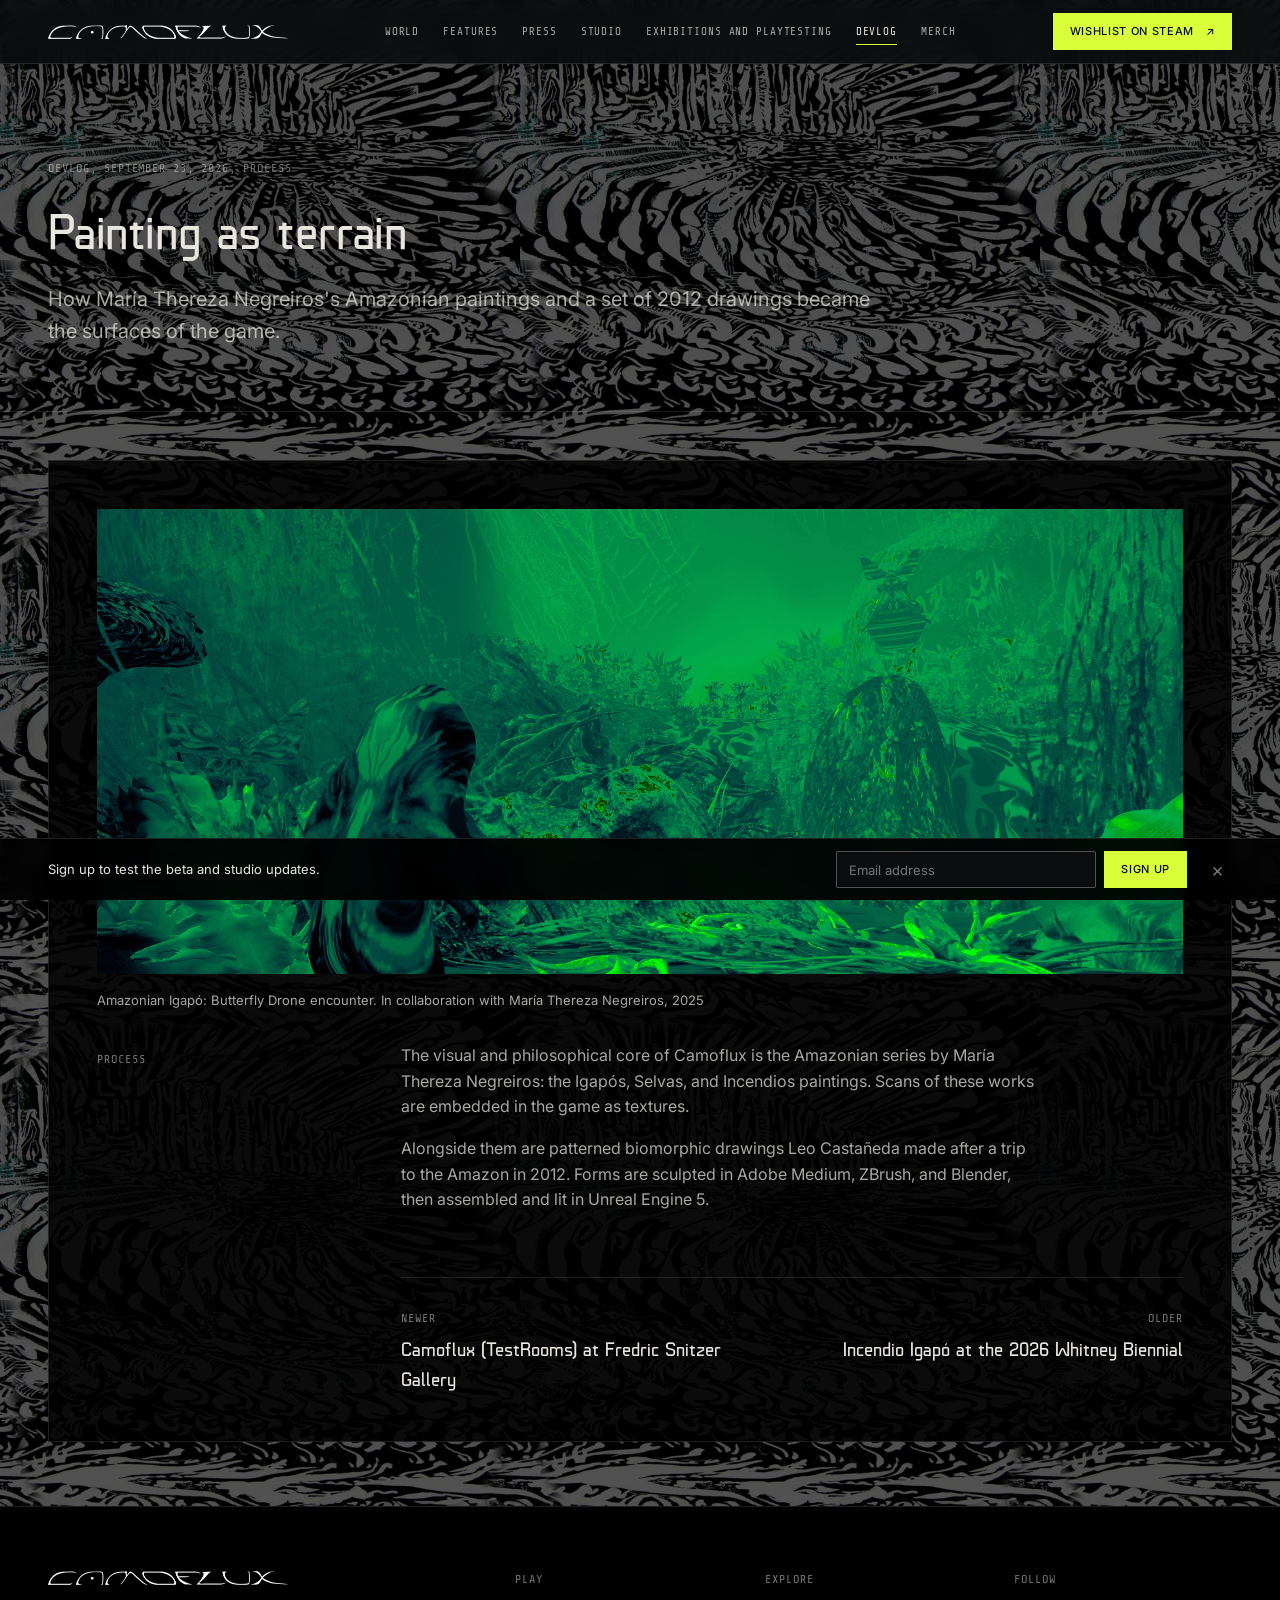
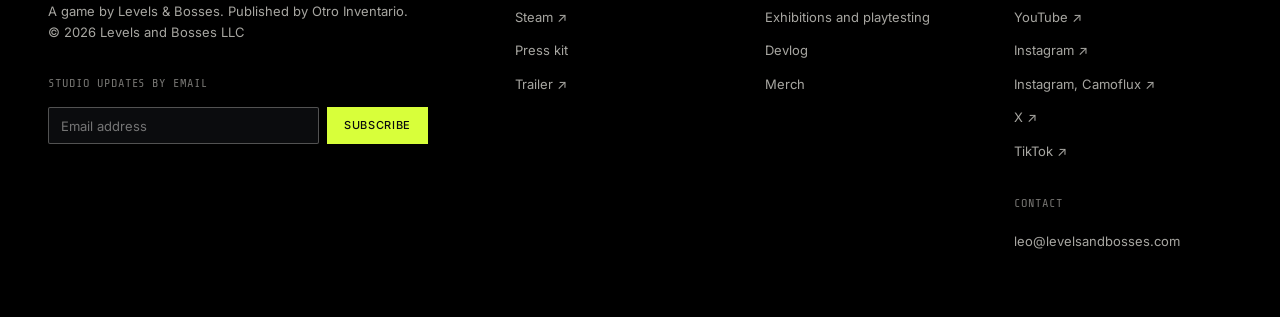
<file: devlog-painting-as-terrain.html>
<!DOCTYPE html>
<html lang="en">
<head>
<meta charset="UTF-8">
<meta name="viewport" content="width=device-width, initial-scale=1">
<title>Painting as terrain, Devlog</title>
<meta name="description" content="How María Thereza Negreiros&#x27;s Amazonian paintings and a set of 2012 drawings became the surfaces of the game.">
<meta name="theme-color" content="#000000">
<link rel="icon" type="image/png" sizes="32x32" href="images/favicon-32.png">
<link rel="icon" type="image/png" sizes="16x16" href="images/favicon-16.png">
<link rel="apple-touch-icon" sizes="180x180" href="images/favicon-180.png">
<meta property="og:type" content="website">
<meta property="og:title" content="Painting as terrain, Devlog">
<meta property="og:description" content="How María Thereza Negreiros&#x27;s Amazonian paintings and a set of 2012 drawings became the surfaces of the game.">
<meta property="og:image" content="https://www.camoflux.com/images/og.jpg">
<meta name="twitter:card" content="summary_large_image">

<link rel="preconnect" href="https://fonts.googleapis.com">
<link rel="preconnect" href="https://fonts.gstatic.com" crossorigin>
<link href="https://fonts.googleapis.com/css2?family=Inter:ital,wght@0,400;0,500;1,400&family=Share+Tech+Mono&display=swap" rel="stylesheet">

<link rel="stylesheet" href="assets/site.css">
</head>
<body>
<a class="skip" href="#main">Skip to content</a>
<header class="site-header" data-open="false">
  <div class="brand">
    <a href="index.html"><img src="images/logo-header.png" alt="Camoflux, home" width="240" height="14"></a>
  </div>
  <nav class="nav" aria-label="Main"><a href="index.html#world">World</a><a href="index.html#features">Features</a><a href="index.html#press">Press</a><a href="studio.html">Studio</a><a href="exhibitions.html">Exhibitions and playtesting</a><a href="devlog.html" aria-current="page">Devlog</a><a href="merch.html">Merch</a><a href="https://store.steampowered.com/app/897980/Camoflux_Levels__Bosses/" class="btn btn--primary btn--sm" target="_blank" rel="noopener">Wishlist on Steam <span class="ext" aria-hidden="true">↗</span><span class="sr-only"> (opens in a new tab)</span></a></nav>
  <div class="header-cta"><a href="https://store.steampowered.com/app/897980/Camoflux_Levels__Bosses/" class="btn btn--primary btn--sm" target="_blank" rel="noopener">Wishlist on Steam <span class="ext" aria-hidden="true">↗</span><span class="sr-only"> (opens in a new tab)</span></a></div>
  <button class="menu-toggle" aria-expanded="false" aria-label="Open menu"><svg viewBox="0 0 24 24" aria-hidden="true"><path d="M3 7h18M3 12h18M3 17h18" stroke="currentColor" stroke-width="1.5"/></svg></button>
</header>
<main id="main">
<section class="page-head"><div class="wrap"><p class="t-meta"><a href="devlog.html">Devlog</a>, <time datetime="2026-09-23">September 23, 2026</time>, Process</p><h1 class="t-h1">Painting as terrain</h1><p class="t-lead">How María Thereza Negreiros&#x27;s Amazonian paintings and a set of 2012 drawings became the surfaces of the game.</p></div></section><section class="section"><div class="wrap"><div class="panel"><div class="stack-lg"><figure class="stack"><div class="media ar-21x9" data-src="images/igapo-butterfly-drone.jpg" data-full="images/igapo-butterfly-drone.jpg" data-caption="Amazonian Igapó: Butterfly Drone encounter. In collaboration with María Thereza Negreiros, 2025"><div class="media__img" role="img" aria-label="A green flooded forest where a striped butterfly drone hovers above a mossy stone."></div><div class="media__status"><span class="t-meta">Image unavailable</span></div><noscript><img src="images/igapo-butterfly-drone.jpg" alt="A green flooded forest where a striped butterfly drone hovers above a mossy stone."></noscript></div><figcaption class="t-small">Amazonian Igapó: Butterfly Drone encounter. In collaboration with María Thereza Negreiros, 2025</figcaption></figure><div class="split"><p class="t-meta">Process</p><div><div class="prose"><p>The visual and philosophical core of Camoflux is the Amazonian series by María Thereza Negreiros: the Igapós, Selvas, and Incendios paintings. Scans of these works are embedded in the game as textures.</p><p>Alongside them are patterned biomorphic drawings Leo Castañeda made after a trip to the Amazon in 2012. Forms are sculpted in Adobe Medium, ZBrush, and Blender, then assembled and lit in Unreal Engine 5.</p></div><nav class="post-nav" aria-label="More posts"><a href="devlog-testrooms-snitzer.html"><span class="t-meta">Newer</span><span class="t-h3">Camoflux (TestRooms) at Fredric Snitzer Gallery</span></a><a href="devlog-whitney-biennial-2026.html"><span class="t-meta">Older</span><span class="t-h3">Incendio Igapó at the 2026 Whitney Biennial</span></a></nav></div></div></div></div></div></section>
</main>
<footer class="site-footer"><div class="wrap cols">
  <div>
    <img src="images/logo-header.png" alt="Camoflux" width="240" height="14">
    <p class="t-small">A game by Levels &amp; Bosses. Published by Otro Inventario.</p>
    <p class="t-small">© 2026 Levels and Bosses LLC</p>
    <div class="footer-signup">
    <p class="t-meta">Studio updates by email</p>
    <form class="newsletter newsletter--sm" action="https://levelsandbosses.us14.list-manage.com/subscribe/post?u=f9429a4b084d0b1f6683d0556&amp;id=0af6ba98d5&amp;f_id=00bcbee5f0" method="post" target="_blank" novalidate data-mailchimp>
      <label class="sr-only" for="mce-EMAIL-footer">Email address</label>
      <input id="mce-EMAIL-footer" type="email" name="EMAIL" required placeholder="Email address" autocomplete="email">
      <input type="hidden" name="tags" value="40243690">
      <div class="sr-only" aria-hidden="true"><input type="text" name="b_f9429a4b084d0b1f6683d0556_0af6ba98d5" tabindex="-1" value=""></div>
      <button class="btn btn--primary btn--sm" type="submit">Subscribe</button>
    </form>
    <p class="form-msg t-small" role="status" aria-live="polite"></p>
  </div>
  </div>
  <div><p class="t-meta">Play</p><ul>
    <li><a href="https://store.steampowered.com/app/897980/Camoflux_Levels__Bosses/" target="_blank" rel="noopener">Steam <span class="ext" aria-hidden="true">↗</span><span class="sr-only"> (opens in a new tab)</span></a></li>
    <li><a href="presskit.html">Press kit</a></li>
    <li><a href="https://www.youtube.com/watch?v=uhkBJS_n7Qc" target="_blank" rel="noopener">Trailer <span class="ext" aria-hidden="true">↗</span><span class="sr-only"> (opens in a new tab)</span></a></li>
  </ul></div>
  <div><p class="t-meta">Explore</p><ul>
    <li><a href="exhibitions.html">Exhibitions and playtesting</a></li>
    <li><a href="devlog.html">Devlog</a></li>
    <li><a href="merch.html">Merch</a></li>
  </ul></div>
  <div><p class="t-meta">Follow</p><ul><li><a href="https://www.youtube.com/@levelsandbosses" target="_blank" rel="noopener">YouTube <span class="ext" aria-hidden="true">↗</span><span class="sr-only"> (opens in a new tab)</span></a></li><li><a href="https://www.instagram.com/levelsandbosses/" target="_blank" rel="noopener">Instagram <span class="ext" aria-hidden="true">↗</span><span class="sr-only"> (opens in a new tab)</span></a></li><li><a href="https://www.instagram.com/camo.flux/" target="_blank" rel="noopener">Instagram, Camoflux <span class="ext" aria-hidden="true">↗</span><span class="sr-only"> (opens in a new tab)</span></a></li><li><a href="https://x.com/LevelsandBosses" target="_blank" rel="noopener">X <span class="ext" aria-hidden="true">↗</span><span class="sr-only"> (opens in a new tab)</span></a></li><li><a href="https://www.tiktok.com/@levelsandbosses" target="_blank" rel="noopener">TikTok <span class="ext" aria-hidden="true">↗</span><span class="sr-only"> (opens in a new tab)</span></a></li></ul>
    <p class="t-meta">Contact</p><ul><li><a href="mailto:leo@levelsandbosses.com">leo@levelsandbosses.com</a></li></ul></div>
</div></footer>
<aside class="signup-bar" id="signup-bar" aria-label="Sign up">
  <div class="signup-bar__inner">
    <p class="signup-bar__text">Sign up to test the beta and studio updates.</p>
    <form class="newsletter newsletter--bar" action="https://levelsandbosses.us14.list-manage.com/subscribe/post?u=f9429a4b084d0b1f6683d0556&amp;id=0af6ba98d5&amp;f_id=00bcbee5f0" method="post" target="_blank" novalidate data-mailchimp>
      <label class="sr-only" for="mce-EMAIL-bar">Email address</label>
      <input id="mce-EMAIL-bar" type="email" name="EMAIL" required placeholder="Email address" autocomplete="email">
      <input type="hidden" name="tags" value="40243690">
      <div class="sr-only" aria-hidden="true"><input type="text" name="b_f9429a4b084d0b1f6683d0556_0af6ba98d5" tabindex="-1" value=""></div>
      <button class="btn btn--primary btn--sm" type="submit">Sign up</button>
    </form>
    <p class="form-msg t-small" role="status" aria-live="polite"></p>
    <button class="signup-bar__close" type="button" aria-label="Close sign-up bar">×</button>
  </div>
</aside>
<div class="shotbox" id="lightbox" data-open="false" role="dialog" aria-modal="true" aria-label="Image">
  <div class="shotbox__frame"><button class="shotbox__close btn btn--ghost btn--sm">Close</button><div class="shotbox__stage"></div><p class="shotbox__cap t-meta"></p></div>
</div>

<script src="assets/site.js" defer></script>

</body>
</html>
</file>
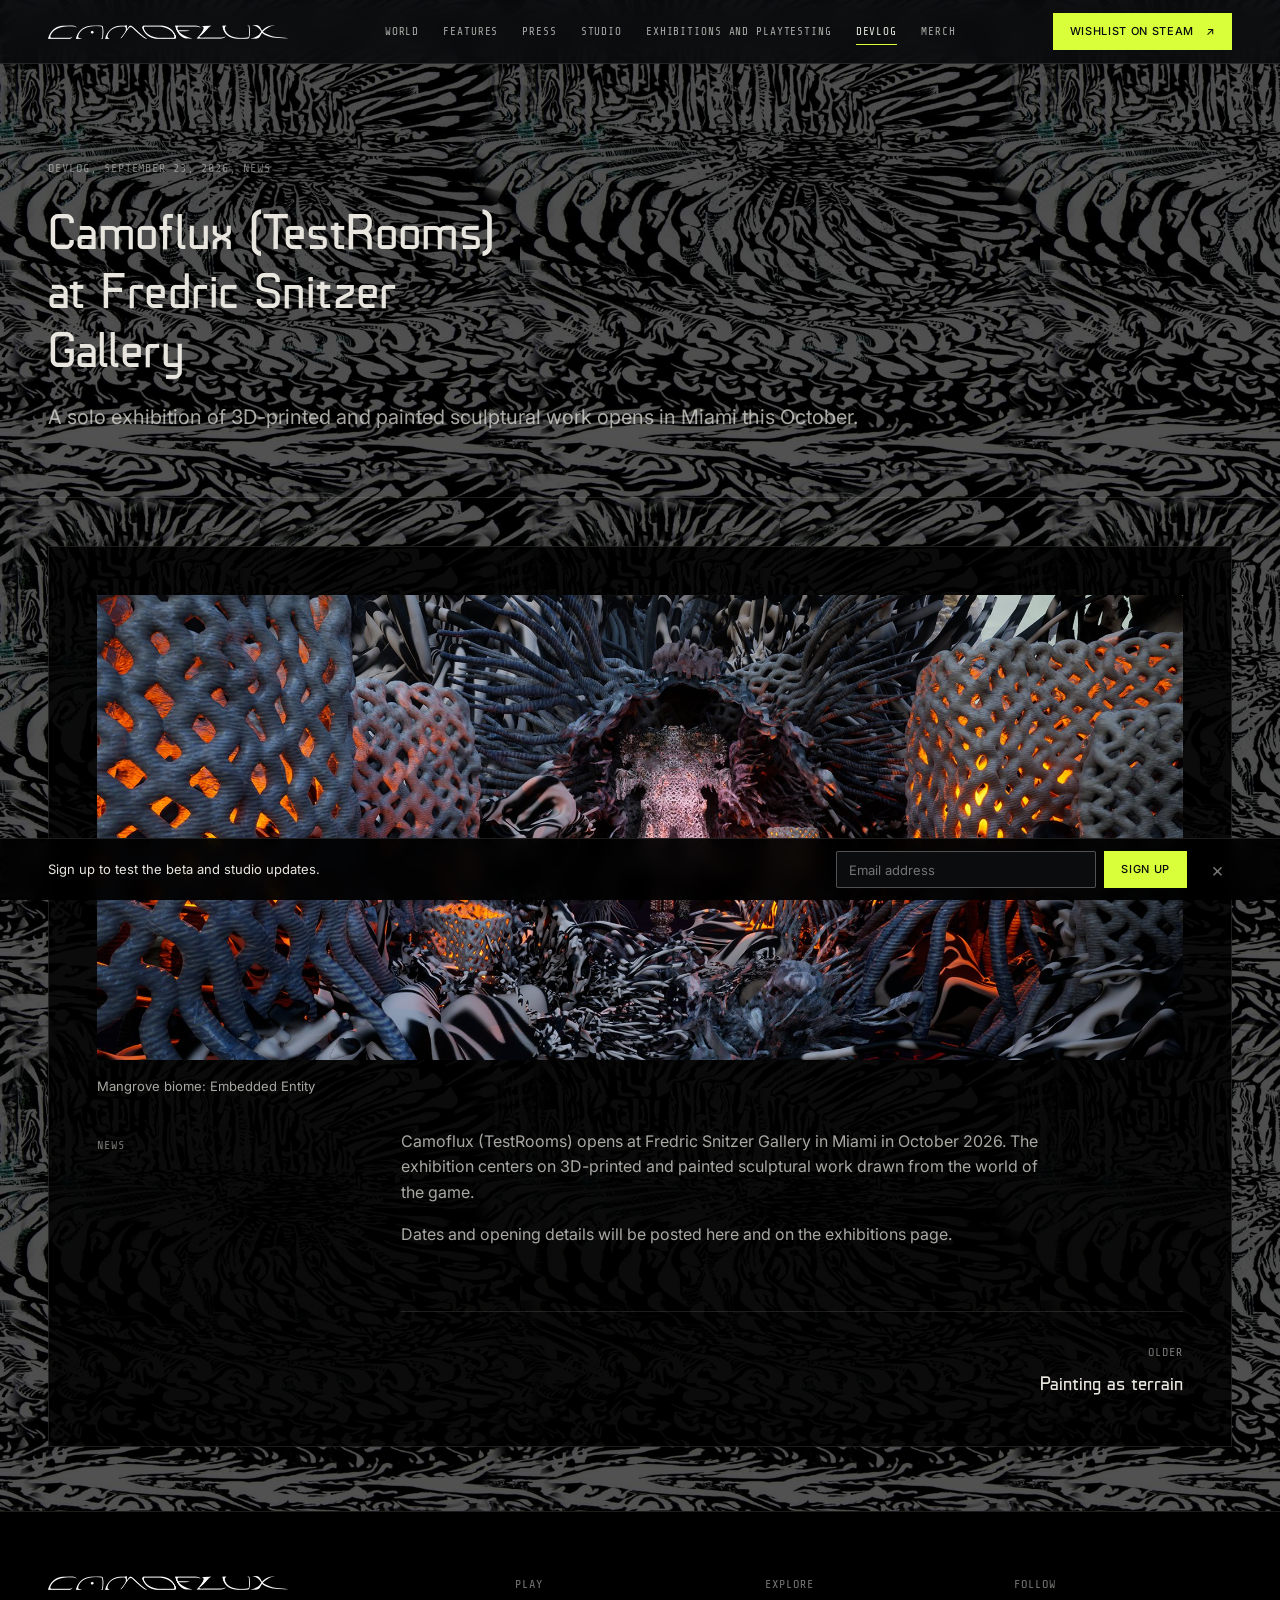
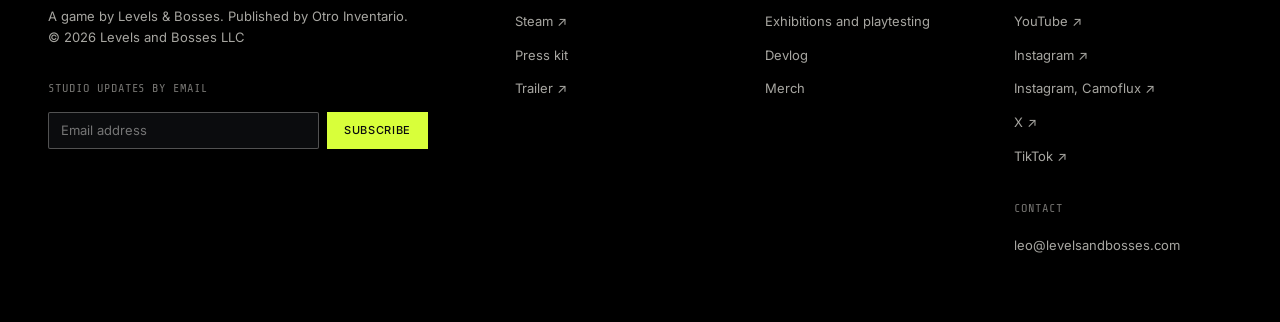
<file: devlog-testrooms-snitzer.html>
<!DOCTYPE html>
<html lang="en">
<head>
<meta charset="UTF-8">
<meta name="viewport" content="width=device-width, initial-scale=1">
<title>Camoflux (TestRooms) at Fredric Snitzer Gallery, Devlog</title>
<meta name="description" content="A solo exhibition of 3D-printed and painted sculptural work opens in Miami this October.">
<meta name="theme-color" content="#000000">
<link rel="icon" type="image/png" sizes="32x32" href="images/favicon-32.png">
<link rel="icon" type="image/png" sizes="16x16" href="images/favicon-16.png">
<link rel="apple-touch-icon" sizes="180x180" href="images/favicon-180.png">
<meta property="og:type" content="website">
<meta property="og:title" content="Camoflux (TestRooms) at Fredric Snitzer Gallery, Devlog">
<meta property="og:description" content="A solo exhibition of 3D-printed and painted sculptural work opens in Miami this October.">
<meta property="og:image" content="https://www.camoflux.com/images/og.jpg">
<meta name="twitter:card" content="summary_large_image">

<link rel="preconnect" href="https://fonts.googleapis.com">
<link rel="preconnect" href="https://fonts.gstatic.com" crossorigin>
<link href="https://fonts.googleapis.com/css2?family=Inter:ital,wght@0,400;0,500;1,400&family=Share+Tech+Mono&display=swap" rel="stylesheet">

<link rel="stylesheet" href="assets/site.css">
</head>
<body>
<a class="skip" href="#main">Skip to content</a>
<header class="site-header" data-open="false">
  <div class="brand">
    <a href="index.html"><img src="images/logo-header.png" alt="Camoflux, home" width="240" height="14"></a>
  </div>
  <nav class="nav" aria-label="Main"><a href="index.html#world">World</a><a href="index.html#features">Features</a><a href="index.html#press">Press</a><a href="studio.html">Studio</a><a href="exhibitions.html">Exhibitions and playtesting</a><a href="devlog.html" aria-current="page">Devlog</a><a href="merch.html">Merch</a><a href="https://store.steampowered.com/app/897980/Camoflux_Levels__Bosses/" class="btn btn--primary btn--sm" target="_blank" rel="noopener">Wishlist on Steam <span class="ext" aria-hidden="true">↗</span><span class="sr-only"> (opens in a new tab)</span></a></nav>
  <div class="header-cta"><a href="https://store.steampowered.com/app/897980/Camoflux_Levels__Bosses/" class="btn btn--primary btn--sm" target="_blank" rel="noopener">Wishlist on Steam <span class="ext" aria-hidden="true">↗</span><span class="sr-only"> (opens in a new tab)</span></a></div>
  <button class="menu-toggle" aria-expanded="false" aria-label="Open menu"><svg viewBox="0 0 24 24" aria-hidden="true"><path d="M3 7h18M3 12h18M3 17h18" stroke="currentColor" stroke-width="1.5"/></svg></button>
</header>
<main id="main">
<section class="page-head"><div class="wrap"><p class="t-meta"><a href="devlog.html">Devlog</a>, <time datetime="2026-09-23">September 23, 2026</time>, News</p><h1 class="t-h1">Camoflux (TestRooms) at Fredric Snitzer Gallery</h1><p class="t-lead">A solo exhibition of 3D-printed and painted sculptural work opens in Miami this October.</p></div></section><section class="section"><div class="wrap"><div class="panel"><div class="stack-lg"><figure class="stack"><div class="media ar-21x9" data-src="images/mangrove-entity.jpg" data-full="images/mangrove-entity.jpg" data-caption="Mangrove biome: Embedded Entity"><div class="media__img" role="img" aria-label="A pale lattice figure sits in an alcove of striped roots, framed by lattice lanterns glowing orange."></div><div class="media__status"><span class="t-meta">Image unavailable</span></div><noscript><img src="images/mangrove-entity.jpg" alt="A pale lattice figure sits in an alcove of striped roots, framed by lattice lanterns glowing orange."></noscript></div><figcaption class="t-small">Mangrove biome: Embedded Entity</figcaption></figure><div class="split"><p class="t-meta">News</p><div><div class="prose"><p>Camoflux (TestRooms) opens at Fredric Snitzer Gallery in Miami in October 2026. The exhibition centers on 3D-printed and painted sculptural work drawn from the world of the game.</p><p>Dates and opening details will be posted here and on the exhibitions page.</p></div><nav class="post-nav" aria-label="More posts"><span></span><a href="devlog-painting-as-terrain.html"><span class="t-meta">Older</span><span class="t-h3">Painting as terrain</span></a></nav></div></div></div></div></div></section>
</main>
<footer class="site-footer"><div class="wrap cols">
  <div>
    <img src="images/logo-header.png" alt="Camoflux" width="240" height="14">
    <p class="t-small">A game by Levels &amp; Bosses. Published by Otro Inventario.</p>
    <p class="t-small">© 2026 Levels and Bosses LLC</p>
    <div class="footer-signup">
    <p class="t-meta">Studio updates by email</p>
    <form class="newsletter newsletter--sm" action="https://levelsandbosses.us14.list-manage.com/subscribe/post?u=f9429a4b084d0b1f6683d0556&amp;id=0af6ba98d5&amp;f_id=00bcbee5f0" method="post" target="_blank" novalidate data-mailchimp>
      <label class="sr-only" for="mce-EMAIL-footer">Email address</label>
      <input id="mce-EMAIL-footer" type="email" name="EMAIL" required placeholder="Email address" autocomplete="email">
      <input type="hidden" name="tags" value="40243690">
      <div class="sr-only" aria-hidden="true"><input type="text" name="b_f9429a4b084d0b1f6683d0556_0af6ba98d5" tabindex="-1" value=""></div>
      <button class="btn btn--primary btn--sm" type="submit">Subscribe</button>
    </form>
    <p class="form-msg t-small" role="status" aria-live="polite"></p>
  </div>
  </div>
  <div><p class="t-meta">Play</p><ul>
    <li><a href="https://store.steampowered.com/app/897980/Camoflux_Levels__Bosses/" target="_blank" rel="noopener">Steam <span class="ext" aria-hidden="true">↗</span><span class="sr-only"> (opens in a new tab)</span></a></li>
    <li><a href="presskit.html">Press kit</a></li>
    <li><a href="https://www.youtube.com/watch?v=uhkBJS_n7Qc" target="_blank" rel="noopener">Trailer <span class="ext" aria-hidden="true">↗</span><span class="sr-only"> (opens in a new tab)</span></a></li>
  </ul></div>
  <div><p class="t-meta">Explore</p><ul>
    <li><a href="exhibitions.html">Exhibitions and playtesting</a></li>
    <li><a href="devlog.html">Devlog</a></li>
    <li><a href="merch.html">Merch</a></li>
  </ul></div>
  <div><p class="t-meta">Follow</p><ul><li><a href="https://www.youtube.com/@levelsandbosses" target="_blank" rel="noopener">YouTube <span class="ext" aria-hidden="true">↗</span><span class="sr-only"> (opens in a new tab)</span></a></li><li><a href="https://www.instagram.com/levelsandbosses/" target="_blank" rel="noopener">Instagram <span class="ext" aria-hidden="true">↗</span><span class="sr-only"> (opens in a new tab)</span></a></li><li><a href="https://www.instagram.com/camo.flux/" target="_blank" rel="noopener">Instagram, Camoflux <span class="ext" aria-hidden="true">↗</span><span class="sr-only"> (opens in a new tab)</span></a></li><li><a href="https://x.com/LevelsandBosses" target="_blank" rel="noopener">X <span class="ext" aria-hidden="true">↗</span><span class="sr-only"> (opens in a new tab)</span></a></li><li><a href="https://www.tiktok.com/@levelsandbosses" target="_blank" rel="noopener">TikTok <span class="ext" aria-hidden="true">↗</span><span class="sr-only"> (opens in a new tab)</span></a></li></ul>
    <p class="t-meta">Contact</p><ul><li><a href="mailto:leo@levelsandbosses.com">leo@levelsandbosses.com</a></li></ul></div>
</div></footer>
<aside class="signup-bar" id="signup-bar" aria-label="Sign up">
  <div class="signup-bar__inner">
    <p class="signup-bar__text">Sign up to test the beta and studio updates.</p>
    <form class="newsletter newsletter--bar" action="https://levelsandbosses.us14.list-manage.com/subscribe/post?u=f9429a4b084d0b1f6683d0556&amp;id=0af6ba98d5&amp;f_id=00bcbee5f0" method="post" target="_blank" novalidate data-mailchimp>
      <label class="sr-only" for="mce-EMAIL-bar">Email address</label>
      <input id="mce-EMAIL-bar" type="email" name="EMAIL" required placeholder="Email address" autocomplete="email">
      <input type="hidden" name="tags" value="40243690">
      <div class="sr-only" aria-hidden="true"><input type="text" name="b_f9429a4b084d0b1f6683d0556_0af6ba98d5" tabindex="-1" value=""></div>
      <button class="btn btn--primary btn--sm" type="submit">Sign up</button>
    </form>
    <p class="form-msg t-small" role="status" aria-live="polite"></p>
    <button class="signup-bar__close" type="button" aria-label="Close sign-up bar">×</button>
  </div>
</aside>
<div class="shotbox" id="lightbox" data-open="false" role="dialog" aria-modal="true" aria-label="Image">
  <div class="shotbox__frame"><button class="shotbox__close btn btn--ghost btn--sm">Close</button><div class="shotbox__stage"></div><p class="shotbox__cap t-meta"></p></div>
</div>

<script src="assets/site.js" defer></script>

</body>
</html>
</file>
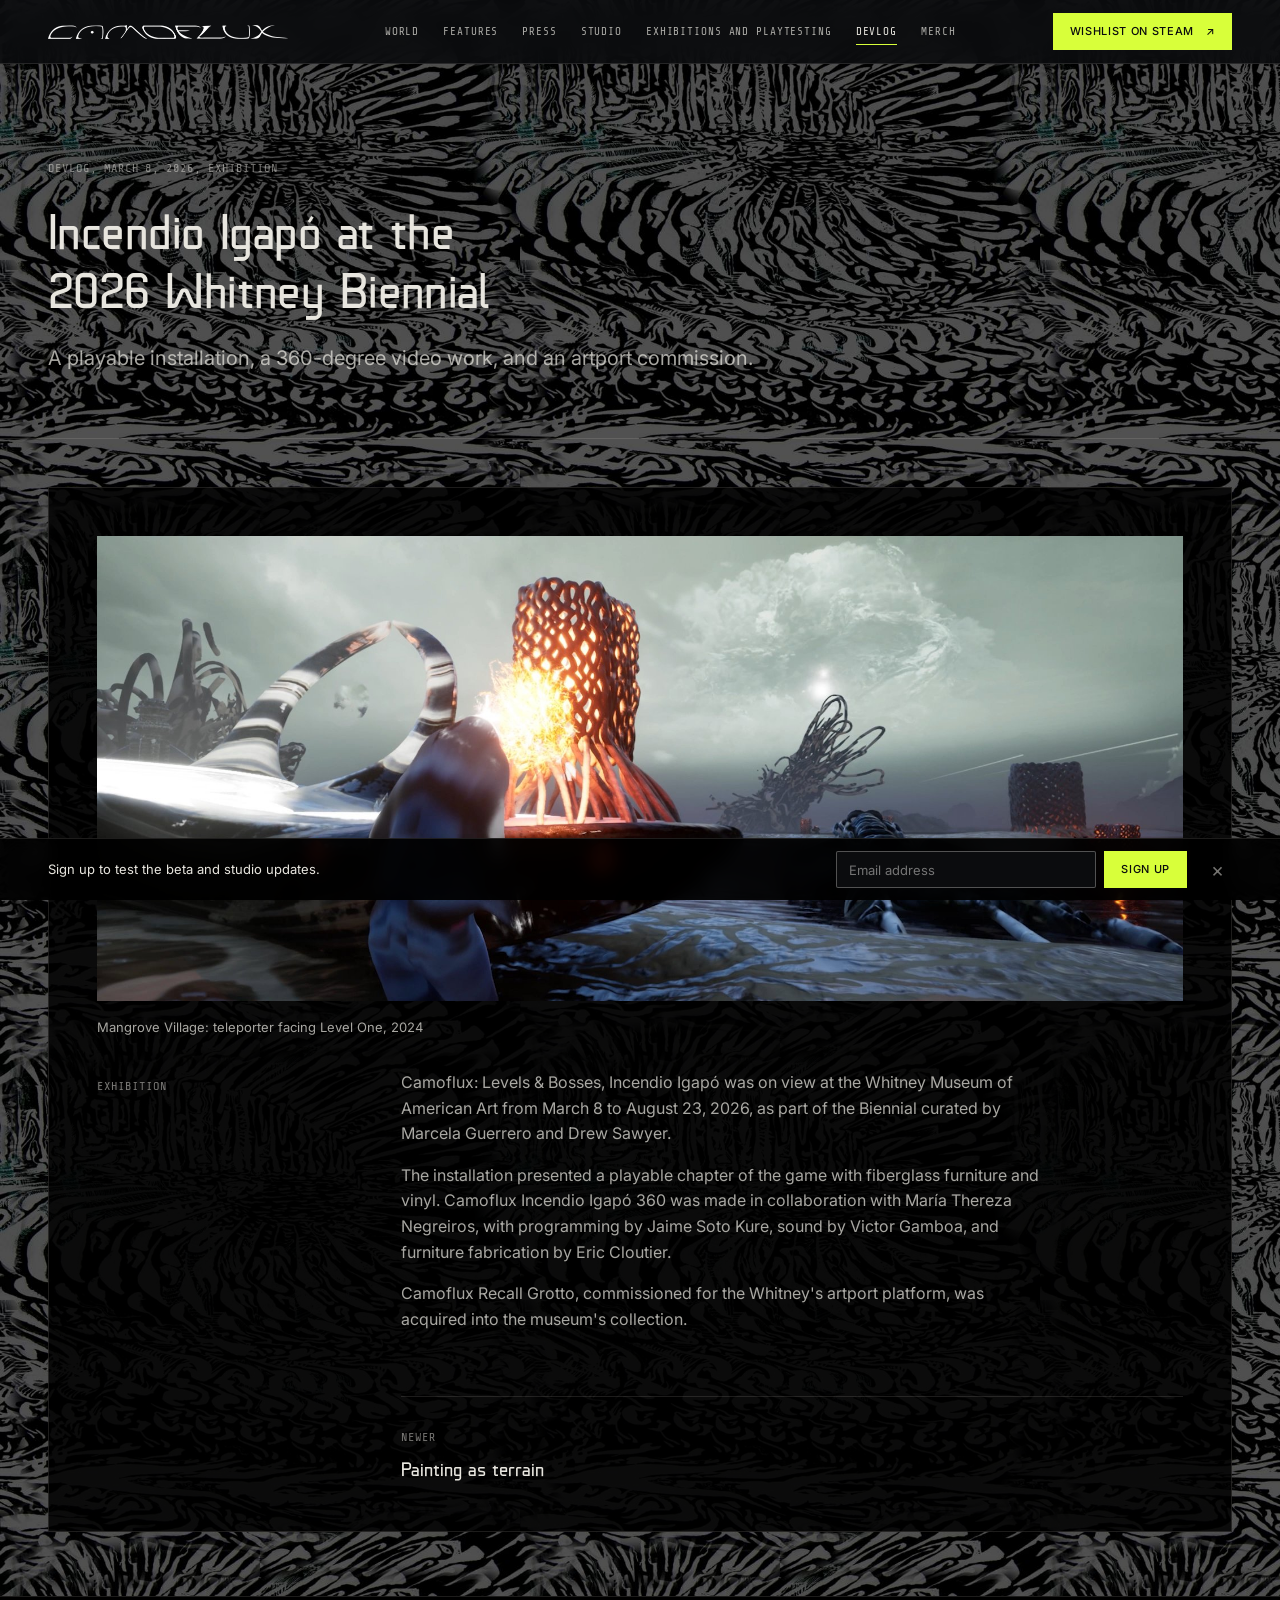
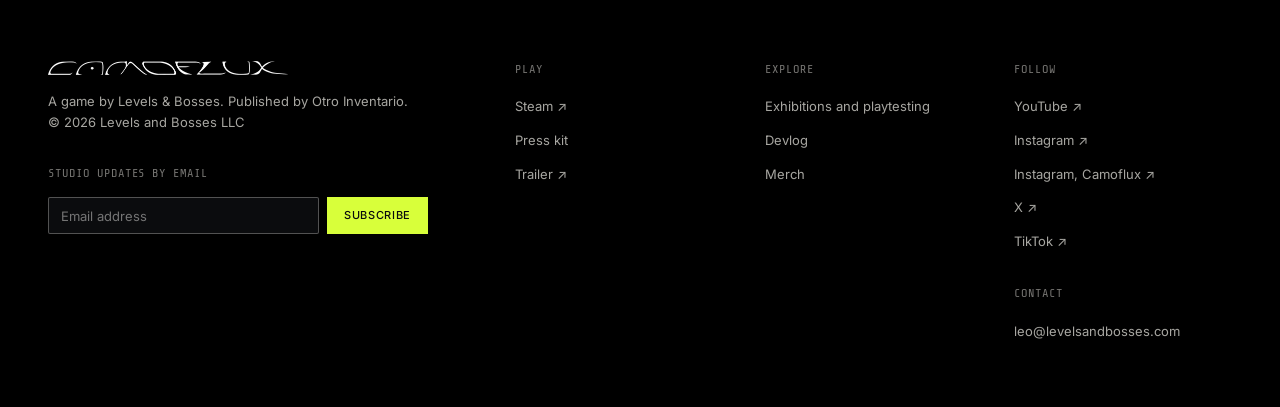
<file: devlog-whitney-biennial-2026.html>
<!DOCTYPE html>
<html lang="en">
<head>
<meta charset="UTF-8">
<meta name="viewport" content="width=device-width, initial-scale=1">
<title>Incendio Igapó at the 2026 Whitney Biennial, Devlog</title>
<meta name="description" content="A playable installation, a 360-degree video work, and an artport commission.">
<meta name="theme-color" content="#000000">
<link rel="icon" type="image/png" sizes="32x32" href="images/favicon-32.png">
<link rel="icon" type="image/png" sizes="16x16" href="images/favicon-16.png">
<link rel="apple-touch-icon" sizes="180x180" href="images/favicon-180.png">
<meta property="og:type" content="website">
<meta property="og:title" content="Incendio Igapó at the 2026 Whitney Biennial, Devlog">
<meta property="og:description" content="A playable installation, a 360-degree video work, and an artport commission.">
<meta property="og:image" content="https://www.camoflux.com/images/og.jpg">
<meta name="twitter:card" content="summary_large_image">

<link rel="preconnect" href="https://fonts.googleapis.com">
<link rel="preconnect" href="https://fonts.gstatic.com" crossorigin>
<link href="https://fonts.googleapis.com/css2?family=Inter:ital,wght@0,400;0,500;1,400&family=Share+Tech+Mono&display=swap" rel="stylesheet">

<link rel="stylesheet" href="assets/site.css">
</head>
<body>
<a class="skip" href="#main">Skip to content</a>
<header class="site-header" data-open="false">
  <div class="brand">
    <a href="index.html"><img src="images/logo-header.png" alt="Camoflux, home" width="240" height="14"></a>
  </div>
  <nav class="nav" aria-label="Main"><a href="index.html#world">World</a><a href="index.html#features">Features</a><a href="index.html#press">Press</a><a href="studio.html">Studio</a><a href="exhibitions.html">Exhibitions and playtesting</a><a href="devlog.html" aria-current="page">Devlog</a><a href="merch.html">Merch</a><a href="https://store.steampowered.com/app/897980/Camoflux_Levels__Bosses/" class="btn btn--primary btn--sm" target="_blank" rel="noopener">Wishlist on Steam <span class="ext" aria-hidden="true">↗</span><span class="sr-only"> (opens in a new tab)</span></a></nav>
  <div class="header-cta"><a href="https://store.steampowered.com/app/897980/Camoflux_Levels__Bosses/" class="btn btn--primary btn--sm" target="_blank" rel="noopener">Wishlist on Steam <span class="ext" aria-hidden="true">↗</span><span class="sr-only"> (opens in a new tab)</span></a></div>
  <button class="menu-toggle" aria-expanded="false" aria-label="Open menu"><svg viewBox="0 0 24 24" aria-hidden="true"><path d="M3 7h18M3 12h18M3 17h18" stroke="currentColor" stroke-width="1.5"/></svg></button>
</header>
<main id="main">
<section class="page-head"><div class="wrap"><p class="t-meta"><a href="devlog.html">Devlog</a>, <time datetime="2026-03-08">March 8, 2026</time>, Exhibition</p><h1 class="t-h1">Incendio Igapó at the 2026 Whitney Biennial</h1><p class="t-lead">A playable installation, a 360-degree video work, and an artport commission.</p></div></section><section class="section"><div class="wrap"><div class="panel"><div class="stack-lg"><figure class="stack"><div class="media ar-21x9" data-src="images/mangrove-village.jpg" data-full="images/mangrove-village.jpg" data-caption="Mangrove Village: teleporter facing Level One, 2024"><div class="media__img" role="img" aria-label="The Other stands beside a burning lattice tower on dark water under an overcast sky."></div><div class="media__status"><span class="t-meta">Image unavailable</span></div><noscript><img src="images/mangrove-village.jpg" alt="The Other stands beside a burning lattice tower on dark water under an overcast sky."></noscript></div><figcaption class="t-small">Mangrove Village: teleporter facing Level One, 2024</figcaption></figure><div class="split"><p class="t-meta">Exhibition</p><div><div class="prose"><p>Camoflux: Levels &amp; Bosses, Incendio Igapó was on view at the Whitney Museum of American Art from March 8 to August 23, 2026, as part of the Biennial curated by Marcela Guerrero and Drew Sawyer.</p><p>The installation presented a playable chapter of the game with fiberglass furniture and vinyl. Camoflux Incendio Igapó 360 was made in collaboration with María Thereza Negreiros, with programming by Jaime Soto Kure, sound by Victor Gamboa, and furniture fabrication by Eric Cloutier.</p><p>Camoflux Recall Grotto, commissioned for the Whitney&#x27;s artport platform, was acquired into the museum&#x27;s collection.</p></div><nav class="post-nav" aria-label="More posts"><a href="devlog-painting-as-terrain.html"><span class="t-meta">Newer</span><span class="t-h3">Painting as terrain</span></a><span></span></nav></div></div></div></div></div></section>
</main>
<footer class="site-footer"><div class="wrap cols">
  <div>
    <img src="images/logo-header.png" alt="Camoflux" width="240" height="14">
    <p class="t-small">A game by Levels &amp; Bosses. Published by Otro Inventario.</p>
    <p class="t-small">© 2026 Levels and Bosses LLC</p>
    <div class="footer-signup">
    <p class="t-meta">Studio updates by email</p>
    <form class="newsletter newsletter--sm" action="https://levelsandbosses.us14.list-manage.com/subscribe/post?u=f9429a4b084d0b1f6683d0556&amp;id=0af6ba98d5&amp;f_id=00bcbee5f0" method="post" target="_blank" novalidate data-mailchimp>
      <label class="sr-only" for="mce-EMAIL-footer">Email address</label>
      <input id="mce-EMAIL-footer" type="email" name="EMAIL" required placeholder="Email address" autocomplete="email">
      <input type="hidden" name="tags" value="40243690">
      <div class="sr-only" aria-hidden="true"><input type="text" name="b_f9429a4b084d0b1f6683d0556_0af6ba98d5" tabindex="-1" value=""></div>
      <button class="btn btn--primary btn--sm" type="submit">Subscribe</button>
    </form>
    <p class="form-msg t-small" role="status" aria-live="polite"></p>
  </div>
  </div>
  <div><p class="t-meta">Play</p><ul>
    <li><a href="https://store.steampowered.com/app/897980/Camoflux_Levels__Bosses/" target="_blank" rel="noopener">Steam <span class="ext" aria-hidden="true">↗</span><span class="sr-only"> (opens in a new tab)</span></a></li>
    <li><a href="presskit.html">Press kit</a></li>
    <li><a href="https://www.youtube.com/watch?v=uhkBJS_n7Qc" target="_blank" rel="noopener">Trailer <span class="ext" aria-hidden="true">↗</span><span class="sr-only"> (opens in a new tab)</span></a></li>
  </ul></div>
  <div><p class="t-meta">Explore</p><ul>
    <li><a href="exhibitions.html">Exhibitions and playtesting</a></li>
    <li><a href="devlog.html">Devlog</a></li>
    <li><a href="merch.html">Merch</a></li>
  </ul></div>
  <div><p class="t-meta">Follow</p><ul><li><a href="https://www.youtube.com/@levelsandbosses" target="_blank" rel="noopener">YouTube <span class="ext" aria-hidden="true">↗</span><span class="sr-only"> (opens in a new tab)</span></a></li><li><a href="https://www.instagram.com/levelsandbosses/" target="_blank" rel="noopener">Instagram <span class="ext" aria-hidden="true">↗</span><span class="sr-only"> (opens in a new tab)</span></a></li><li><a href="https://www.instagram.com/camo.flux/" target="_blank" rel="noopener">Instagram, Camoflux <span class="ext" aria-hidden="true">↗</span><span class="sr-only"> (opens in a new tab)</span></a></li><li><a href="https://x.com/LevelsandBosses" target="_blank" rel="noopener">X <span class="ext" aria-hidden="true">↗</span><span class="sr-only"> (opens in a new tab)</span></a></li><li><a href="https://www.tiktok.com/@levelsandbosses" target="_blank" rel="noopener">TikTok <span class="ext" aria-hidden="true">↗</span><span class="sr-only"> (opens in a new tab)</span></a></li></ul>
    <p class="t-meta">Contact</p><ul><li><a href="mailto:leo@levelsandbosses.com">leo@levelsandbosses.com</a></li></ul></div>
</div></footer>
<aside class="signup-bar" id="signup-bar" aria-label="Sign up">
  <div class="signup-bar__inner">
    <p class="signup-bar__text">Sign up to test the beta and studio updates.</p>
    <form class="newsletter newsletter--bar" action="https://levelsandbosses.us14.list-manage.com/subscribe/post?u=f9429a4b084d0b1f6683d0556&amp;id=0af6ba98d5&amp;f_id=00bcbee5f0" method="post" target="_blank" novalidate data-mailchimp>
      <label class="sr-only" for="mce-EMAIL-bar">Email address</label>
      <input id="mce-EMAIL-bar" type="email" name="EMAIL" required placeholder="Email address" autocomplete="email">
      <input type="hidden" name="tags" value="40243690">
      <div class="sr-only" aria-hidden="true"><input type="text" name="b_f9429a4b084d0b1f6683d0556_0af6ba98d5" tabindex="-1" value=""></div>
      <button class="btn btn--primary btn--sm" type="submit">Sign up</button>
    </form>
    <p class="form-msg t-small" role="status" aria-live="polite"></p>
    <button class="signup-bar__close" type="button" aria-label="Close sign-up bar">×</button>
  </div>
</aside>
<div class="shotbox" id="lightbox" data-open="false" role="dialog" aria-modal="true" aria-label="Image">
  <div class="shotbox__frame"><button class="shotbox__close btn btn--ghost btn--sm">Close</button><div class="shotbox__stage"></div><p class="shotbox__cap t-meta"></p></div>
</div>

<script src="assets/site.js" defer></script>

</body>
</html>
</file>
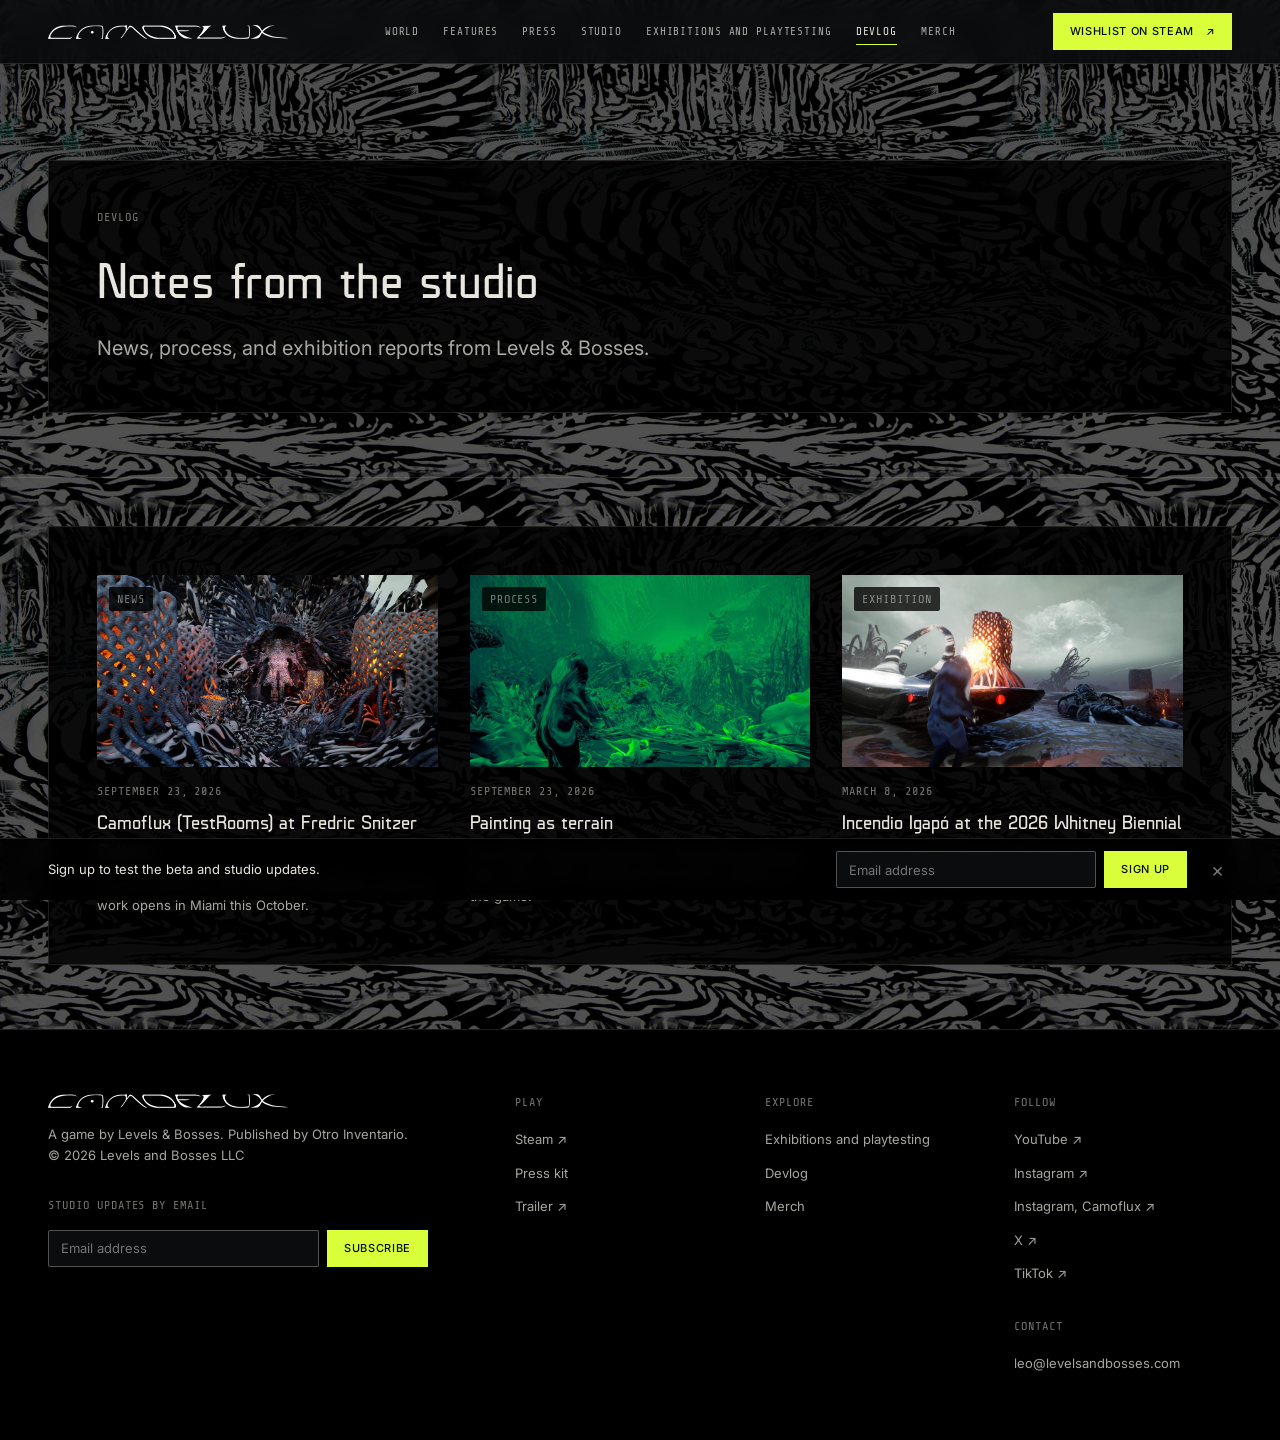
<file: devlog.html>
<!DOCTYPE html>
<html lang="en">
<head>
<meta charset="UTF-8">
<meta name="viewport" content="width=device-width, initial-scale=1">
<title>Devlog, Camoflux</title>
<meta name="description" content="A hand-painted, ecological stealth-exploration game. Camouflage through neo-primordial landscapes and solve environmental puzzles to reshape a cyclical cataclysm.">
<meta name="theme-color" content="#000000">
<link rel="icon" type="image/png" sizes="32x32" href="images/favicon-32.png">
<link rel="icon" type="image/png" sizes="16x16" href="images/favicon-16.png">
<link rel="apple-touch-icon" sizes="180x180" href="images/favicon-180.png">
<meta property="og:type" content="website">
<meta property="og:title" content="Devlog, Camoflux">
<meta property="og:description" content="A hand-painted, ecological stealth-exploration game. Camouflage through neo-primordial landscapes and solve environmental puzzles to reshape a cyclical cataclysm.">
<meta property="og:image" content="https://www.camoflux.com/images/og.jpg">
<meta name="twitter:card" content="summary_large_image">

<link rel="preconnect" href="https://fonts.googleapis.com">
<link rel="preconnect" href="https://fonts.gstatic.com" crossorigin>
<link href="https://fonts.googleapis.com/css2?family=Inter:ital,wght@0,400;0,500;1,400&family=Share+Tech+Mono&display=swap" rel="stylesheet">

<link rel="stylesheet" href="assets/site.css">
</head>
<body>
<a class="skip" href="#main">Skip to content</a>
<header class="site-header" data-open="false">
  <div class="brand">
    <a href="index.html"><img src="images/logo-header.png" alt="Camoflux, home" width="240" height="14"></a>
  </div>
  <nav class="nav" aria-label="Main"><a href="index.html#world">World</a><a href="index.html#features">Features</a><a href="index.html#press">Press</a><a href="studio.html">Studio</a><a href="exhibitions.html">Exhibitions and playtesting</a><a href="devlog.html" aria-current="page">Devlog</a><a href="merch.html">Merch</a><a href="https://store.steampowered.com/app/897980/Camoflux_Levels__Bosses/" class="btn btn--primary btn--sm" target="_blank" rel="noopener">Wishlist on Steam <span class="ext" aria-hidden="true">↗</span><span class="sr-only"> (opens in a new tab)</span></a></nav>
  <div class="header-cta"><a href="https://store.steampowered.com/app/897980/Camoflux_Levels__Bosses/" class="btn btn--primary btn--sm" target="_blank" rel="noopener">Wishlist on Steam <span class="ext" aria-hidden="true">↗</span><span class="sr-only"> (opens in a new tab)</span></a></div>
  <button class="menu-toggle" aria-expanded="false" aria-label="Open menu"><svg viewBox="0 0 24 24" aria-hidden="true"><path d="M3 7h18M3 12h18M3 17h18" stroke="currentColor" stroke-width="1.5"/></svg></button>
</header>
<main id="main">
<section class="page-head"><div class="wrap"><div class="panel"><span class="t-meta">Devlog</span><h1 class="t-h1">Notes from the studio</h1><p class="t-lead">News, process, and exhibition reports from Levels &amp; Bosses.</p></div></div></section><section class="section"><div class="wrap"><div class="panel"><div class="grid grid--3"><a class="card" href="devlog-testrooms-snitzer.html"><div class="media ar-16x9" data-src="images/mangrove-entity-sm.jpg" data-full="images/mangrove-entity.jpg" data-caption="Mangrove biome: Embedded Entity"><span class="badge t-meta">News</span><div class="media__img" role="img" aria-label="A pale lattice figure sits in an alcove of striped roots, framed by lattice lanterns glowing orange."></div><div class="media__status"><span class="t-meta">Image unavailable</span></div><noscript><img src="images/mangrove-entity-sm.jpg" alt="A pale lattice figure sits in an alcove of striped roots, framed by lattice lanterns glowing orange."></noscript></div><time class="t-meta" datetime="2026-09-23">September 23, 2026</time><h3 class="t-h3">Camoflux (TestRooms) at Fredric Snitzer Gallery</h3><p class="t-small">A solo exhibition of 3D-printed and painted sculptural work opens in Miami this October.</p></a><a class="card" href="devlog-painting-as-terrain.html"><div class="media ar-16x9" data-src="images/igapo-butterfly-drone-sm.jpg" data-full="images/igapo-butterfly-drone.jpg" data-caption="Amazonian Igapó: Butterfly Drone encounter. In collaboration with María Thereza Negreiros, 2025"><span class="badge t-meta">Process</span><div class="media__img" role="img" aria-label="A green flooded forest where a striped butterfly drone hovers above a mossy stone."></div><div class="media__status"><span class="t-meta">Image unavailable</span></div><noscript><img src="images/igapo-butterfly-drone-sm.jpg" alt="A green flooded forest where a striped butterfly drone hovers above a mossy stone."></noscript></div><time class="t-meta" datetime="2026-09-23">September 23, 2026</time><h3 class="t-h3">Painting as terrain</h3><p class="t-small">How María Thereza Negreiros&#x27;s Amazonian paintings and a set of 2012 drawings became the surfaces of the game.</p></a><a class="card" href="devlog-whitney-biennial-2026.html"><div class="media ar-16x9" data-src="images/mangrove-village-sm.jpg" data-full="images/mangrove-village.jpg" data-caption="Mangrove Village: teleporter facing Level One, 2024"><span class="badge t-meta">Exhibition</span><div class="media__img" role="img" aria-label="The Other stands beside a burning lattice tower on dark water under an overcast sky."></div><div class="media__status"><span class="t-meta">Image unavailable</span></div><noscript><img src="images/mangrove-village-sm.jpg" alt="The Other stands beside a burning lattice tower on dark water under an overcast sky."></noscript></div><time class="t-meta" datetime="2026-03-08">March 8, 2026</time><h3 class="t-h3">Incendio Igapó at the 2026 Whitney Biennial</h3><p class="t-small">A playable installation, a 360-degree video work, and an artport commission.</p></a></div></div></div></section>
</main>
<footer class="site-footer"><div class="wrap cols">
  <div>
    <img src="images/logo-header.png" alt="Camoflux" width="240" height="14">
    <p class="t-small">A game by Levels &amp; Bosses. Published by Otro Inventario.</p>
    <p class="t-small">© 2026 Levels and Bosses LLC</p>
    <div class="footer-signup">
    <p class="t-meta">Studio updates by email</p>
    <form class="newsletter newsletter--sm" action="https://levelsandbosses.us14.list-manage.com/subscribe/post?u=f9429a4b084d0b1f6683d0556&amp;id=0af6ba98d5&amp;f_id=00bcbee5f0" method="post" target="_blank" novalidate data-mailchimp>
      <label class="sr-only" for="mce-EMAIL-footer">Email address</label>
      <input id="mce-EMAIL-footer" type="email" name="EMAIL" required placeholder="Email address" autocomplete="email">
      <input type="hidden" name="tags" value="40243690">
      <div class="sr-only" aria-hidden="true"><input type="text" name="b_f9429a4b084d0b1f6683d0556_0af6ba98d5" tabindex="-1" value=""></div>
      <button class="btn btn--primary btn--sm" type="submit">Subscribe</button>
    </form>
    <p class="form-msg t-small" role="status" aria-live="polite"></p>
  </div>
  </div>
  <div><p class="t-meta">Play</p><ul>
    <li><a href="https://store.steampowered.com/app/897980/Camoflux_Levels__Bosses/" target="_blank" rel="noopener">Steam <span class="ext" aria-hidden="true">↗</span><span class="sr-only"> (opens in a new tab)</span></a></li>
    <li><a href="presskit.html">Press kit</a></li>
    <li><a href="https://www.youtube.com/watch?v=uhkBJS_n7Qc" target="_blank" rel="noopener">Trailer <span class="ext" aria-hidden="true">↗</span><span class="sr-only"> (opens in a new tab)</span></a></li>
  </ul></div>
  <div><p class="t-meta">Explore</p><ul>
    <li><a href="exhibitions.html">Exhibitions and playtesting</a></li>
    <li><a href="devlog.html">Devlog</a></li>
    <li><a href="merch.html">Merch</a></li>
  </ul></div>
  <div><p class="t-meta">Follow</p><ul><li><a href="https://www.youtube.com/@levelsandbosses" target="_blank" rel="noopener">YouTube <span class="ext" aria-hidden="true">↗</span><span class="sr-only"> (opens in a new tab)</span></a></li><li><a href="https://www.instagram.com/levelsandbosses/" target="_blank" rel="noopener">Instagram <span class="ext" aria-hidden="true">↗</span><span class="sr-only"> (opens in a new tab)</span></a></li><li><a href="https://www.instagram.com/camo.flux/" target="_blank" rel="noopener">Instagram, Camoflux <span class="ext" aria-hidden="true">↗</span><span class="sr-only"> (opens in a new tab)</span></a></li><li><a href="https://x.com/LevelsandBosses" target="_blank" rel="noopener">X <span class="ext" aria-hidden="true">↗</span><span class="sr-only"> (opens in a new tab)</span></a></li><li><a href="https://www.tiktok.com/@levelsandbosses" target="_blank" rel="noopener">TikTok <span class="ext" aria-hidden="true">↗</span><span class="sr-only"> (opens in a new tab)</span></a></li></ul>
    <p class="t-meta">Contact</p><ul><li><a href="mailto:leo@levelsandbosses.com">leo@levelsandbosses.com</a></li></ul></div>
</div></footer>
<aside class="signup-bar" id="signup-bar" aria-label="Sign up">
  <div class="signup-bar__inner">
    <p class="signup-bar__text">Sign up to test the beta and studio updates.</p>
    <form class="newsletter newsletter--bar" action="https://levelsandbosses.us14.list-manage.com/subscribe/post?u=f9429a4b084d0b1f6683d0556&amp;id=0af6ba98d5&amp;f_id=00bcbee5f0" method="post" target="_blank" novalidate data-mailchimp>
      <label class="sr-only" for="mce-EMAIL-bar">Email address</label>
      <input id="mce-EMAIL-bar" type="email" name="EMAIL" required placeholder="Email address" autocomplete="email">
      <input type="hidden" name="tags" value="40243690">
      <div class="sr-only" aria-hidden="true"><input type="text" name="b_f9429a4b084d0b1f6683d0556_0af6ba98d5" tabindex="-1" value=""></div>
      <button class="btn btn--primary btn--sm" type="submit">Sign up</button>
    </form>
    <p class="form-msg t-small" role="status" aria-live="polite"></p>
    <button class="signup-bar__close" type="button" aria-label="Close sign-up bar">×</button>
  </div>
</aside>
<div class="shotbox" id="lightbox" data-open="false" role="dialog" aria-modal="true" aria-label="Image">
  <div class="shotbox__frame"><button class="shotbox__close btn btn--ghost btn--sm">Close</button><div class="shotbox__stage"></div><p class="shotbox__cap t-meta"></p></div>
</div>

<script src="assets/site.js" defer></script>

</body>
</html>
</file>
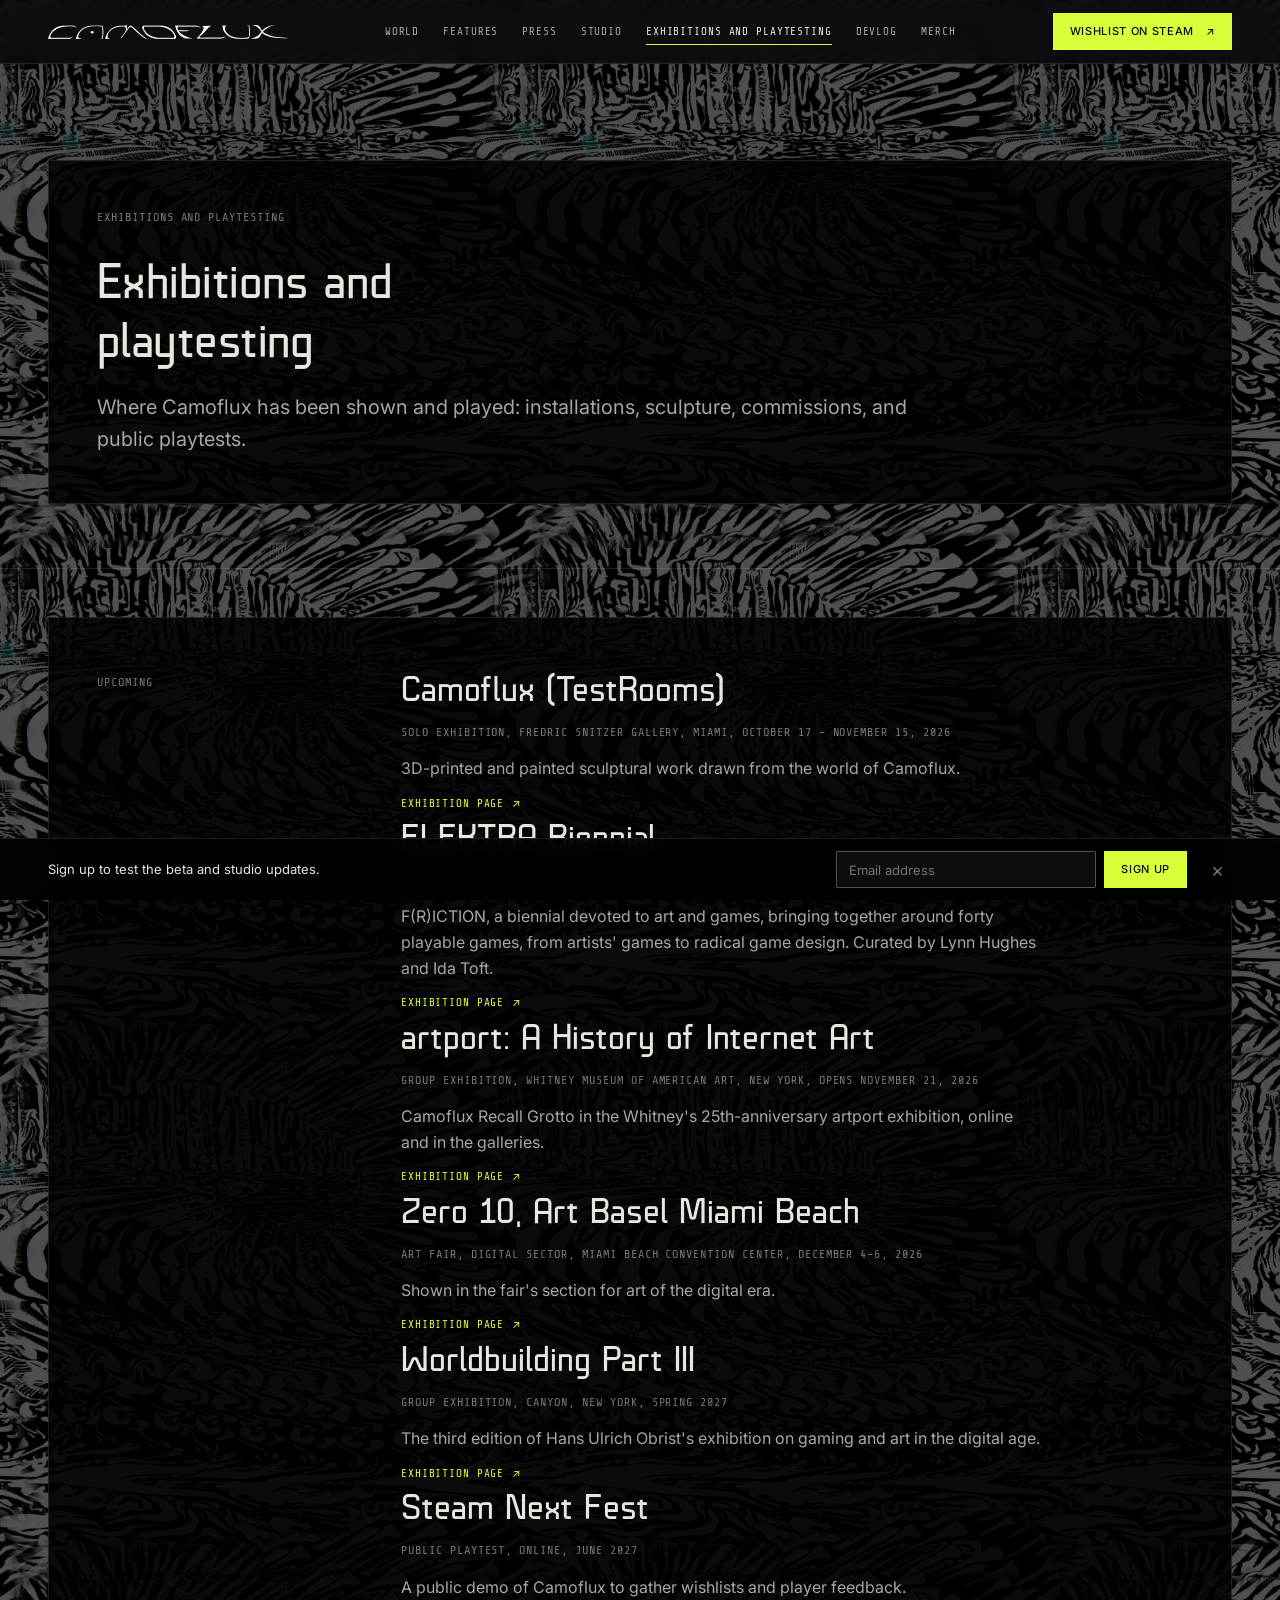
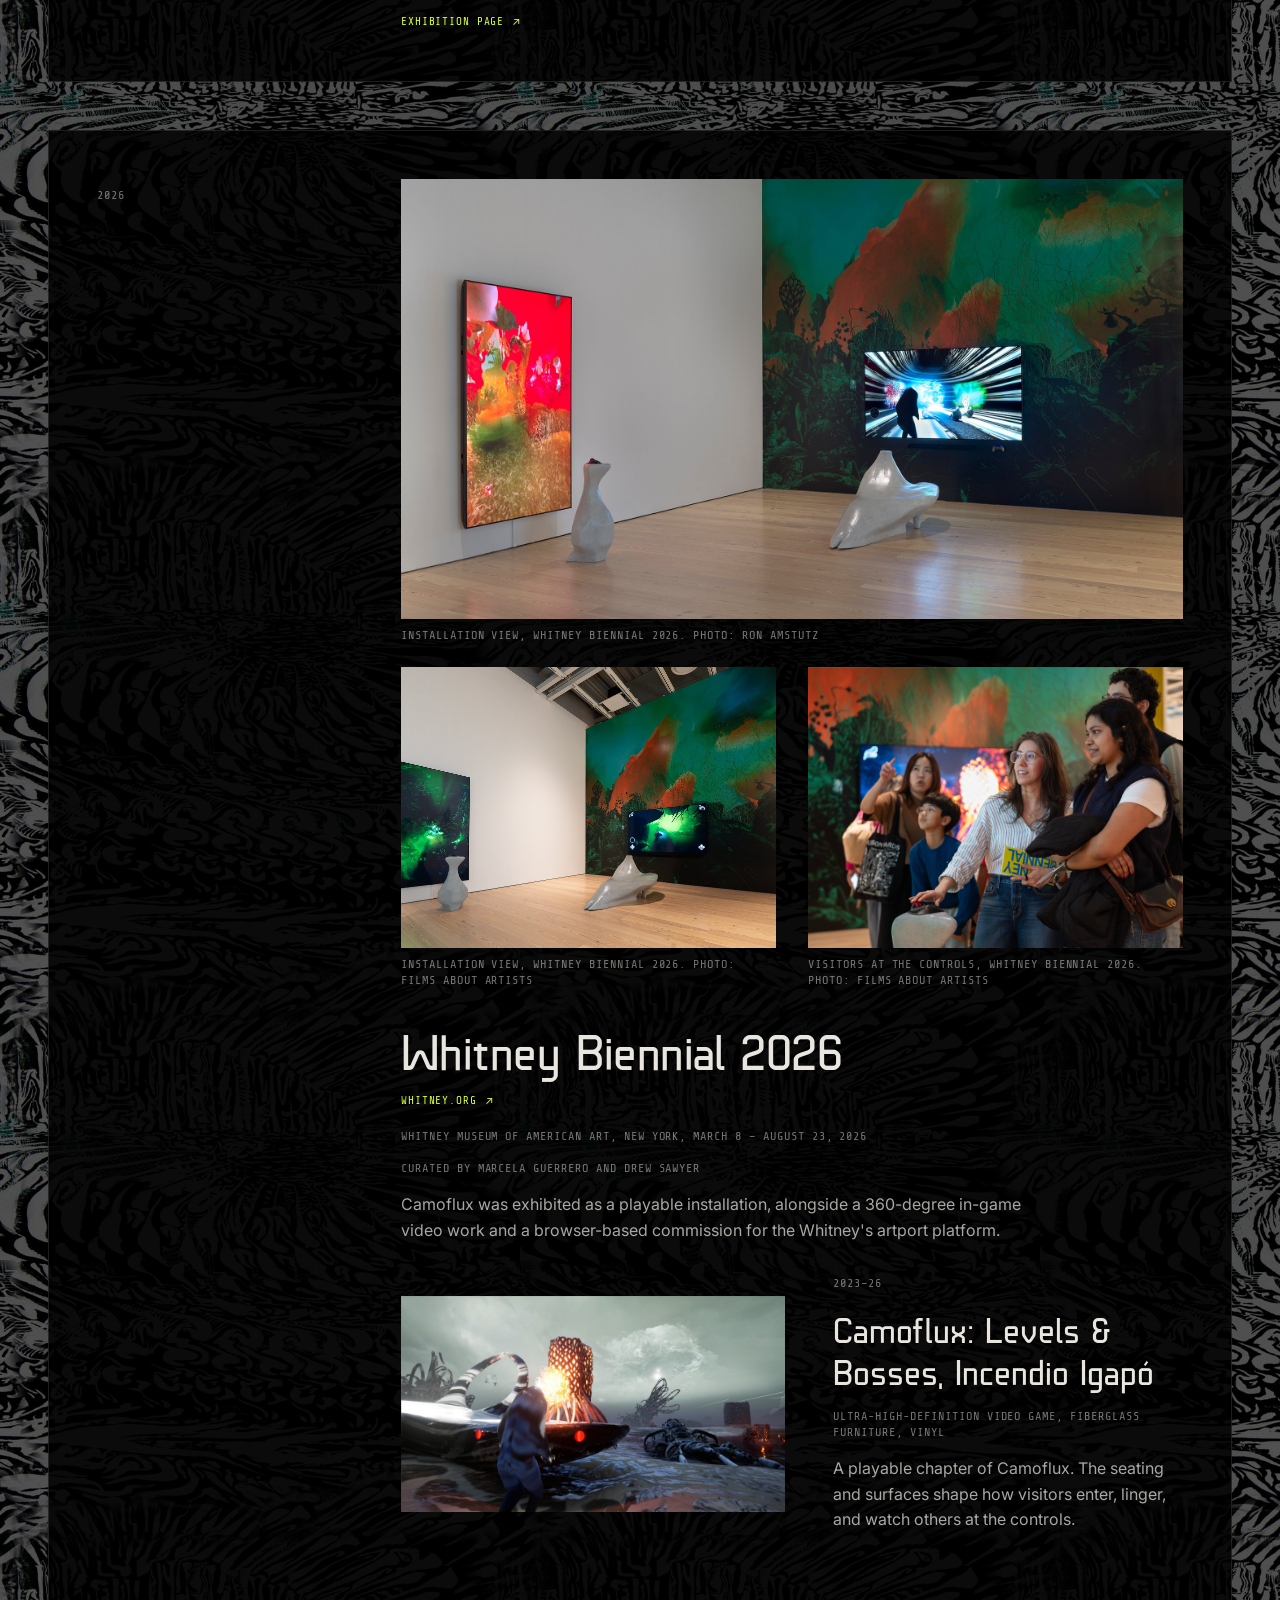
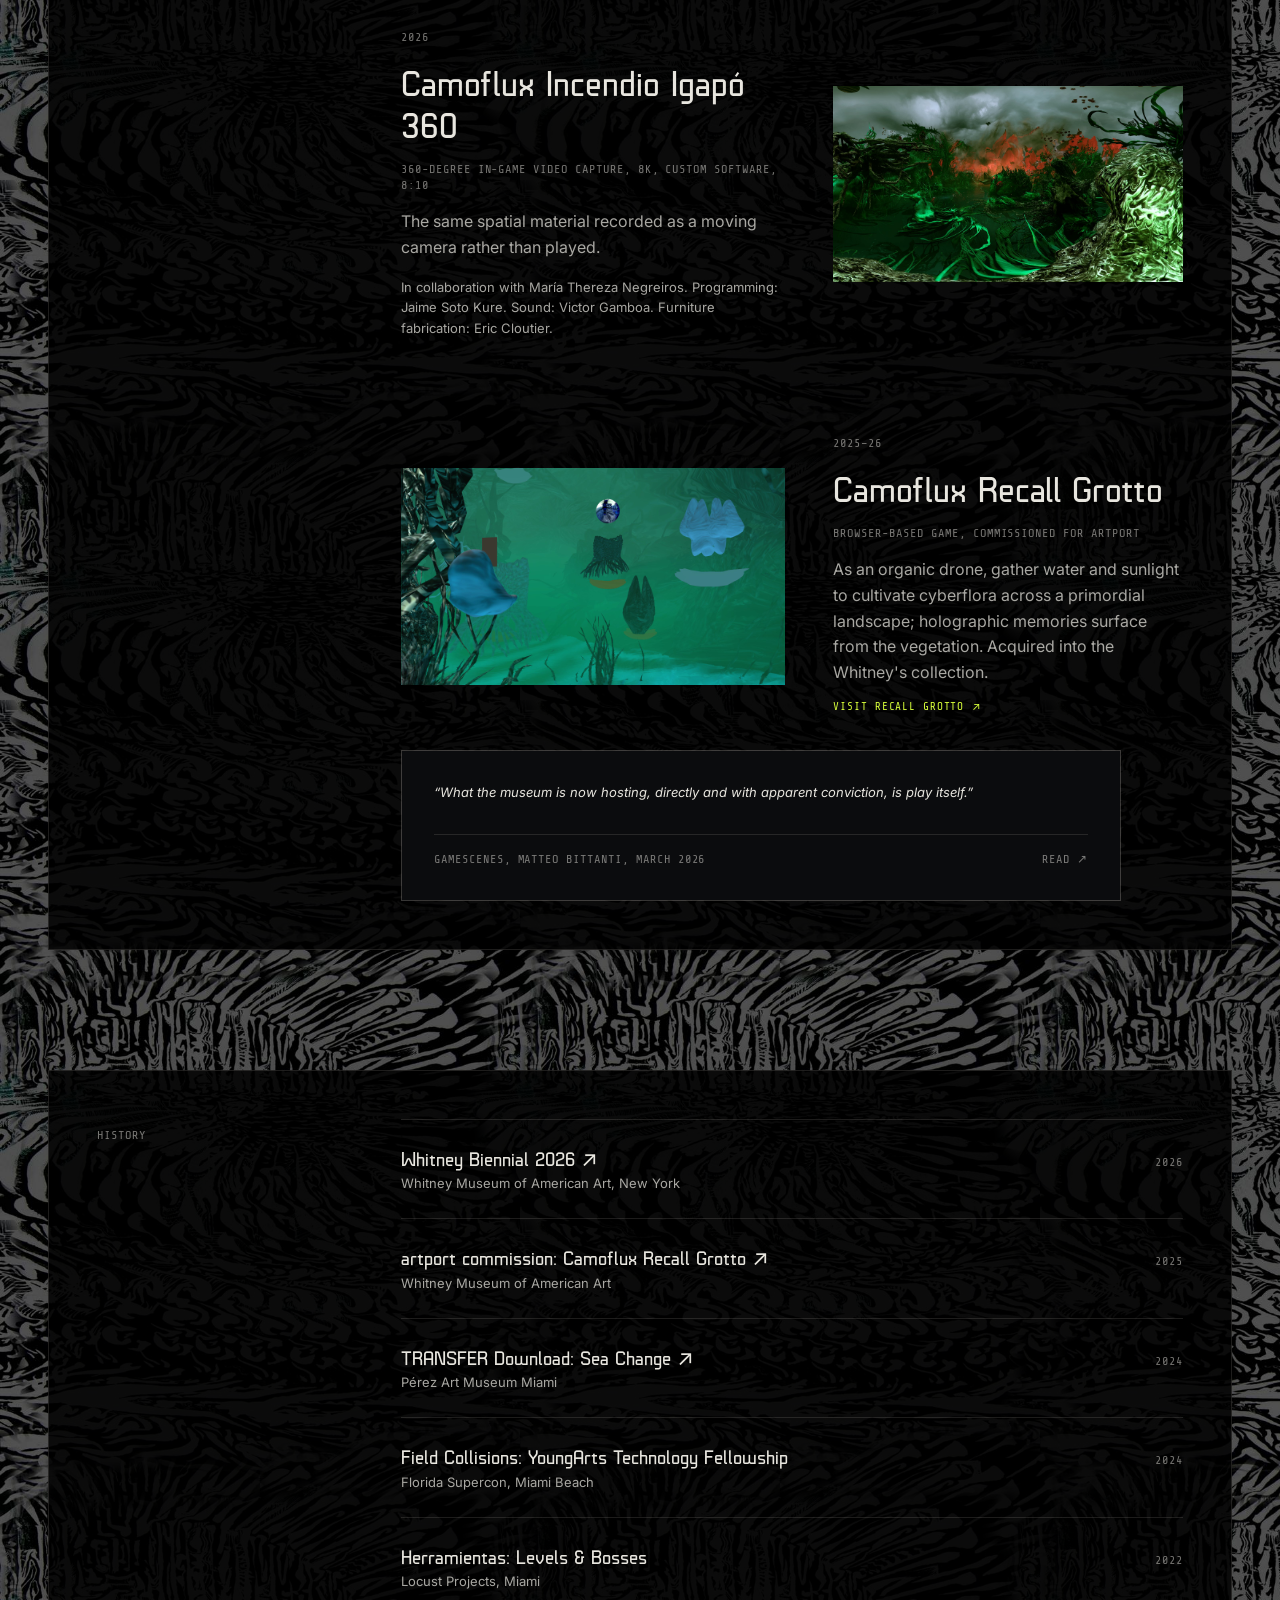
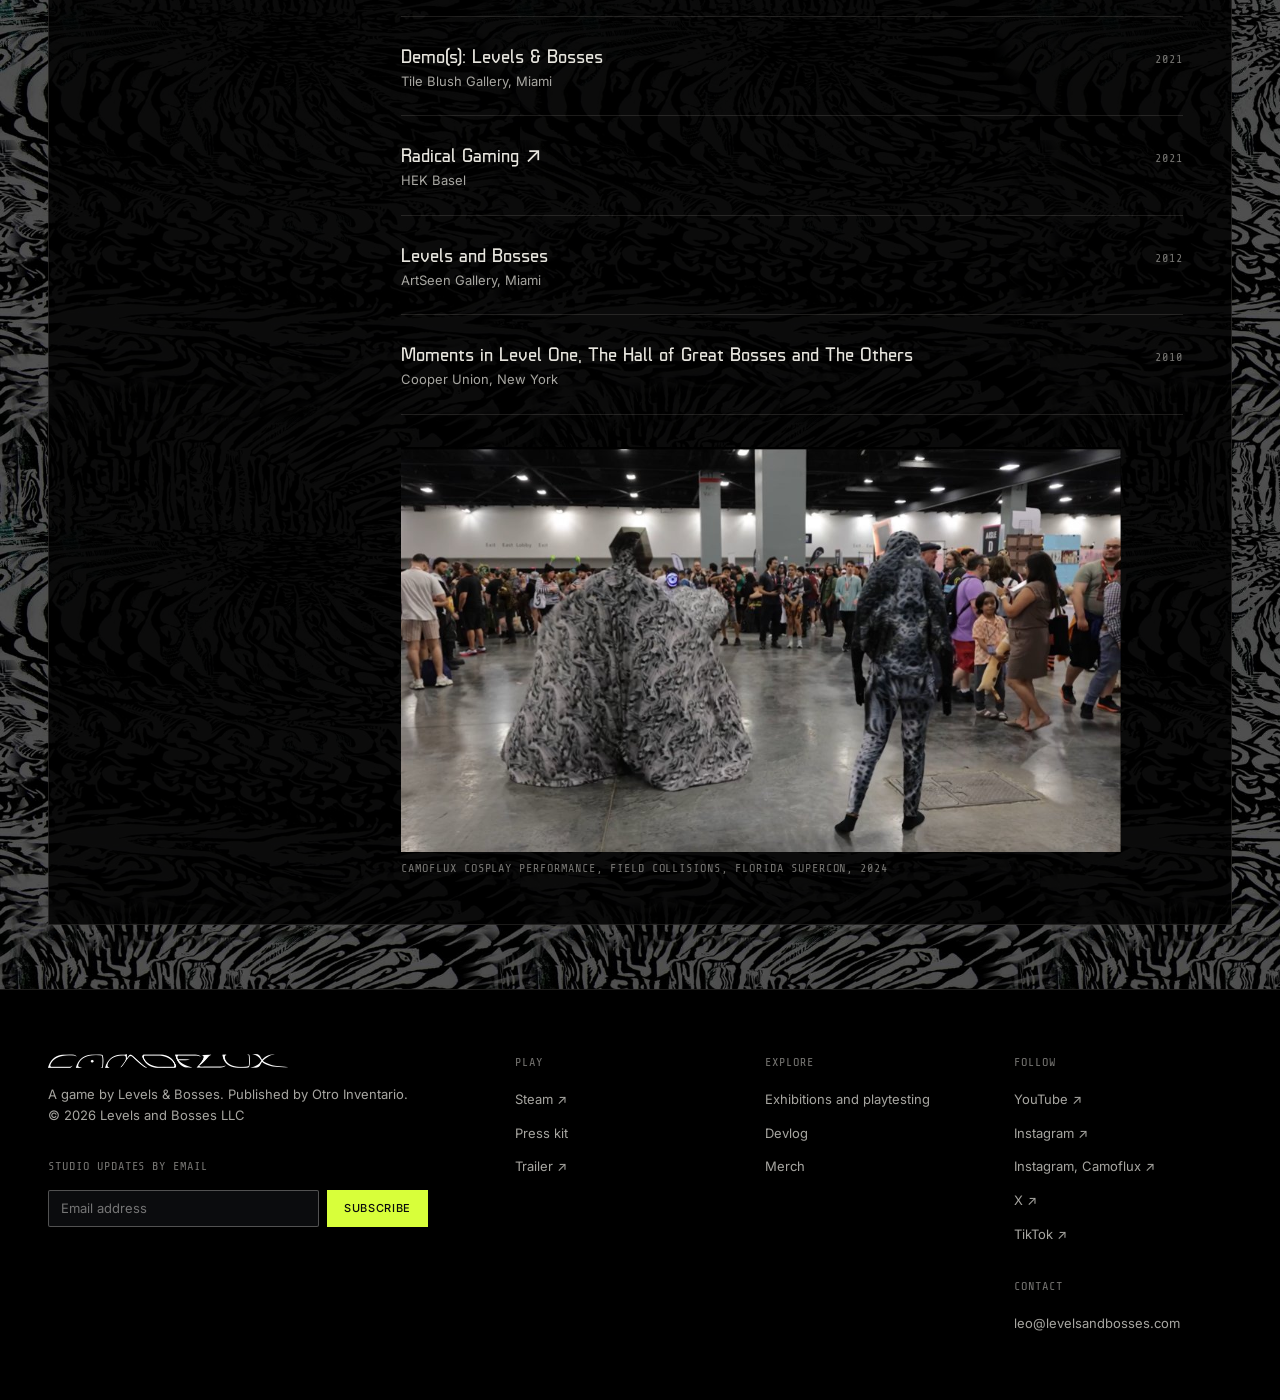
<file: exhibitions.html>
<!DOCTYPE html>
<html lang="en">
<head>
<meta charset="UTF-8">
<meta name="viewport" content="width=device-width, initial-scale=1">
<title>Exhibitions and playtesting, Camoflux</title>
<meta name="description" content="A hand-painted, ecological stealth-exploration game. Camouflage through neo-primordial landscapes and solve environmental puzzles to reshape a cyclical cataclysm.">
<meta name="theme-color" content="#000000">
<link rel="icon" type="image/png" sizes="32x32" href="images/favicon-32.png">
<link rel="icon" type="image/png" sizes="16x16" href="images/favicon-16.png">
<link rel="apple-touch-icon" sizes="180x180" href="images/favicon-180.png">
<meta property="og:type" content="website">
<meta property="og:title" content="Exhibitions and playtesting, Camoflux">
<meta property="og:description" content="A hand-painted, ecological stealth-exploration game. Camouflage through neo-primordial landscapes and solve environmental puzzles to reshape a cyclical cataclysm.">
<meta property="og:image" content="https://www.camoflux.com/images/og.jpg">
<meta name="twitter:card" content="summary_large_image">

<link rel="preconnect" href="https://fonts.googleapis.com">
<link rel="preconnect" href="https://fonts.gstatic.com" crossorigin>
<link href="https://fonts.googleapis.com/css2?family=Inter:ital,wght@0,400;0,500;1,400&family=Share+Tech+Mono&display=swap" rel="stylesheet">

<link rel="stylesheet" href="assets/site.css">
</head>
<body>
<a class="skip" href="#main">Skip to content</a>
<header class="site-header" data-open="false">
  <div class="brand">
    <a href="index.html"><img src="images/logo-header.png" alt="Camoflux, home" width="240" height="14"></a>
  </div>
  <nav class="nav" aria-label="Main"><a href="index.html#world">World</a><a href="index.html#features">Features</a><a href="index.html#press">Press</a><a href="studio.html">Studio</a><a href="exhibitions.html" aria-current="page">Exhibitions and playtesting</a><a href="devlog.html">Devlog</a><a href="merch.html">Merch</a><a href="https://store.steampowered.com/app/897980/Camoflux_Levels__Bosses/" class="btn btn--primary btn--sm" target="_blank" rel="noopener">Wishlist on Steam <span class="ext" aria-hidden="true">↗</span><span class="sr-only"> (opens in a new tab)</span></a></nav>
  <div class="header-cta"><a href="https://store.steampowered.com/app/897980/Camoflux_Levels__Bosses/" class="btn btn--primary btn--sm" target="_blank" rel="noopener">Wishlist on Steam <span class="ext" aria-hidden="true">↗</span><span class="sr-only"> (opens in a new tab)</span></a></div>
  <button class="menu-toggle" aria-expanded="false" aria-label="Open menu"><svg viewBox="0 0 24 24" aria-hidden="true"><path d="M3 7h18M3 12h18M3 17h18" stroke="currentColor" stroke-width="1.5"/></svg></button>
</header>
<main id="main">
<section class="page-head"><div class="wrap"><div class="panel"><span class="t-meta">Exhibitions and playtesting</span><h1 class="t-h1">Exhibitions and playtesting</h1><p class="t-lead">Where Camoflux has been shown and played: installations, sculpture, commissions, and public playtests.</p></div></div></section><section id="upcoming" class="section"><div class="wrap"><div class="panel"><div class="split"><p class="t-meta">Upcoming</p><div><div class="stack"><h2 class="t-h2">Camoflux (TestRooms)</h2><p class="t-meta">Solo exhibition, Fredric Snitzer Gallery, Miami, October 17 – November 15, 2026</p><div class="prose"><p>3D-printed and painted sculptural work drawn from the world of Camoflux.</p></div><a href="https://snitzer.com/" class="link" target="_blank" rel="noopener">Exhibition page <span class="ext" aria-hidden="true">↗</span><span class="sr-only"> (opens in a new tab)</span></a></div><div class="stack"><h2 class="t-h2">ELEKTRA Biennial</h2><p class="t-meta">Biennial, Arsenal Contemporary Art, Montr<span class="acc">é</span>al, October 15 – November 15, 2026</p><div class="prose"><p>F(R)ICTION, a biennial devoted to art and games, bringing together around forty playable games, from artists&#x27; games to radical game design. Curated by Lynn Hughes and Ida Toft.</p></div><a href="https://www.elektramontreal.ca/" class="link" target="_blank" rel="noopener">Exhibition page <span class="ext" aria-hidden="true">↗</span><span class="sr-only"> (opens in a new tab)</span></a></div><div class="stack"><h2 class="t-h2">artport: A History of Internet Art</h2><p class="t-meta">Group exhibition, Whitney Museum of American Art, New York, Opens November 21, 2026</p><div class="prose"><p>Camoflux Recall Grotto in the Whitney&#x27;s 25th-anniversary artport exhibition, online and in the galleries.</p></div><a href="https://whitney.org/exhibitions/artport-25" class="link" target="_blank" rel="noopener">Exhibition page <span class="ext" aria-hidden="true">↗</span><span class="sr-only"> (opens in a new tab)</span></a></div><div class="stack"><h2 class="t-h2">Zero 10, Art Basel Miami Beach</h2><p class="t-meta">Art fair, digital sector, Miami Beach Convention Center, December 4–6, 2026</p><div class="prose"><p>Shown in the fair&#x27;s section for art of the digital era.</p></div><a href="https://www.artbasel.com/miami-beach/zero-10?lang=en" class="link" target="_blank" rel="noopener">Exhibition page <span class="ext" aria-hidden="true">↗</span><span class="sr-only"> (opens in a new tab)</span></a></div><div class="stack"><h2 class="t-h2">Worldbuilding Part III</h2><p class="t-meta">Group exhibition, Canyon, New York, Spring 2027</p><div class="prose"><p>The third edition of Hans Ulrich Obrist&#x27;s exhibition on gaming and art in the digital age.</p></div><a href="https://www.canyon.org/" class="link" target="_blank" rel="noopener">Exhibition page <span class="ext" aria-hidden="true">↗</span><span class="sr-only"> (opens in a new tab)</span></a></div><div class="stack"><h2 class="t-h2">Steam Next Fest</h2><p class="t-meta">Public playtest, Online, June 2027</p><div class="prose"><p>A public demo of Camoflux to gather wishlists and player feedback.</p></div><a href="https://store.steampowered.com/app/897980/Camoflux_Levels__Bosses/" class="link" target="_blank" rel="noopener">Exhibition page <span class="ext" aria-hidden="true">↗</span><span class="sr-only"> (opens in a new tab)</span></a></div></div></div></div></div></section><section id="whitney" class="section section--alt"><div class="wrap"><div class="panel"><div class="split"><p class="t-meta">2026</p><div><div class="stack-lg"><div class="photos"><figure><div class="media ar-16x9" data-src="images/whitney-install-amstutz.jpg" data-full="images/whitney-install-amstutz.jpg" data-caption="Installation view, Whitney Biennial 2026. Photo: Ron Amstutz"><div class="media__img" role="img" aria-label="Gallery with a painted green and orange wall, a screen showing the game, and two pale sculptural seats."></div><div class="media__status"><span class="t-meta">Image unavailable</span></div><noscript><img src="images/whitney-install-amstutz.jpg" alt="Gallery with a painted green and orange wall, a screen showing the game, and two pale sculptural seats."></noscript></div><figcaption class="t-meta">Installation view, Whitney Biennial 2026. Photo: Ron Amstutz</figcaption></figure><div class="grid grid--2"><figure><div class="media ar-4x3" data-src="images/whitney-install-fata.jpg" data-full="images/whitney-install-fata.jpg" data-caption="Installation view, Whitney Biennial 2026. Photo: Films About Artists"><div class="media__img" role="img" aria-label="Installation with a vertical screen of green footage, a painted wall, a game screen, and sculptural seats."></div><div class="media__status"><span class="t-meta">Image unavailable</span></div><noscript><img src="images/whitney-install-fata.jpg" alt="Installation with a vertical screen of green footage, a painted wall, a game screen, and sculptural seats."></noscript></div><figcaption class="t-meta">Installation view, Whitney Biennial 2026. Photo: Films About Artists</figcaption></figure><figure><div class="media ar-4x3" data-src="images/whitney-visitors.jpg" data-full="images/whitney-visitors.jpg" data-caption="Visitors at the controls, Whitney Biennial 2026. Photo: Films About Artists"><div class="media__img" role="img" aria-label="Visitors gather around a sculptural controller stand, one pressing its button, in front of the painted wall."></div><div class="media__status"><span class="t-meta">Image unavailable</span></div><noscript><img src="images/whitney-visitors.jpg" alt="Visitors gather around a sculptural controller stand, one pressing its button, in front of the painted wall."></noscript></div><figcaption class="t-meta">Visitors at the controls, Whitney Biennial 2026. Photo: Films About Artists</figcaption></figure></div></div><div class="stack"><h2 class="t-h1">Whitney Biennial 2026</h2><a href="https://whitney.org/exhibitions/2026-biennial" class="link" target="_blank" rel="noopener">whitney.org <span class="ext" aria-hidden="true">↗</span><span class="sr-only"> (opens in a new tab)</span></a><p class="t-meta">Whitney Museum of American Art, New York, March 8 – August 23, 2026</p><p class="t-meta">Curated by Marcela Guerrero and Drew Sawyer</p><div class="prose"><p>Camoflux was exhibited as a playable installation, alongside a 360-degree in-game video work and a browser-based commission for the Whitney&#x27;s artport platform.</p></div></div><div><article class="work"><div class="media ar-16x9" data-src="images/mangrove-village.jpg" data-full="images/mangrove-village.jpg" data-caption="Mangrove Village: teleporter facing Level One, 2024"><div class="media__img" role="img" aria-label="The Other stands beside a burning lattice tower on dark water under an overcast sky."></div><div class="media__status"><span class="t-meta">Image unavailable</span></div><noscript><img src="images/mangrove-village.jpg" alt="The Other stands beside a burning lattice tower on dark water under an overcast sky."></noscript></div><div class="stack"><p class="t-meta">2023–26</p><h3 class="t-h2">Camoflux: Levels &amp; Bosses, Incendio Igapó</h3><p class="t-meta">Ultra-high-definition video game, fiberglass furniture, vinyl</p><div class="prose"><p>A playable chapter of Camoflux. The seating and surfaces shape how visitors enter, linger, and watch others at the controls.</p></div></div></article><article class="work"><div class="media ar-16x9" data-src="images/incendio-360-still.jpg" data-full="images/incendio-360-still.jpg" data-caption="Camoflux Incendio Igapó 360, still"><div class="media__img" role="img" aria-label="A green swamp of roots and glowing vines under storm clouds, with red fire burning on the far shore."></div><div class="media__status"><span class="t-meta">Image unavailable</span></div><noscript><img src="images/incendio-360-still.jpg" alt="A green swamp of roots and glowing vines under storm clouds, with red fire burning on the far shore."></noscript></div><div class="stack"><p class="t-meta">2026</p><h3 class="t-h2">Camoflux Incendio Igapó 360</h3><p class="t-meta">360-degree in-game video capture, 8K, custom software, 8:10</p><div class="prose"><p>The same spatial material recorded as a moving camera rather than played.</p></div><p class="t-small">In collaboration with María Thereza Negreiros. Programming: Jaime Soto Kure. Sound: Victor Gamboa. Furniture fabrication: Eric Cloutier.</p></div></article><article class="work"><div class="media ar-16x9" data-src="images/recall-grotto.jpg" data-full="images/recall-grotto.jpg" data-caption="Camoflux Recall Grotto, artport, Whitney Museum of American Art"><div class="media__img" role="img" aria-label="An underwater green grotto with floating pale blue forms, a mangrove hedge, and a small reflective sphere."></div><div class="media__status"><span class="t-meta">Image unavailable</span></div><noscript><img src="images/recall-grotto.jpg" alt="An underwater green grotto with floating pale blue forms, a mangrove hedge, and a small reflective sphere."></noscript></div><div class="stack"><p class="t-meta">2025–26</p><h3 class="t-h2">Camoflux Recall Grotto</h3><p class="t-meta">Browser-based game, commissioned for artport</p><div class="prose"><p>As an organic drone, gather water and sunlight to cultivate cyberflora across a primordial landscape; holographic memories surface from the vegetation. Acquired into the Whitney&#x27;s collection.</p></div><a href="https://whitney.org/exhibitions/camoflux-recall-grotto" class="link" target="_blank" rel="noopener">Visit Recall Grotto <span class="ext" aria-hidden="true">↗</span><span class="sr-only"> (opens in a new tab)</span></a></div></article></div><div class="quotes quote-single"><a class="quote" href="https://www.gamescenes.org/play-itself-or-leo-castaneda-at-the-whitney-biennial-2026/" target="_blank" rel="noopener"><p class="t-quote">“What the museum is now hosting, directly and with apparent conviction, is play itself.”</p><footer><p class="t-meta">GameScenes, Matteo Bittanti, March 2026</p><span class="t-meta ext-label">Read ↗</span></footer><span class="sr-only"> (opens in a new tab)</span></a></div></div></div></div></div></div></section><section class="section"><div class="wrap"><div class="panel"><div class="split"><p class="t-meta">History</p><div><div class="stack-lg"><div class="rows"><a class="row" href="https://whitney.org/exhibitions/2026-biennial" target="_blank" rel="noopener"><div><h3 class="t-h3">Whitney Biennial 2026 <span class="ext" aria-hidden="true">↗</span></h3><p class="t-small">Whitney Museum of American Art, New York</p></div><span class="t-meta">2026</span><span class="sr-only"> (opens in a new tab)</span></a><a class="row" href="https://whitney.org/exhibitions/camoflux-recall-grotto" target="_blank" rel="noopener"><div><h3 class="t-h3">artport commission: Camoflux Recall Grotto <span class="ext" aria-hidden="true">↗</span></h3><p class="t-small">Whitney Museum of American Art</p></div><span class="t-meta">2025</span><span class="sr-only"> (opens in a new tab)</span></a><a class="row" href="https://leonardocastaneda.com/camofluxmangrovebiome.html" target="_blank" rel="noopener"><div><h3 class="t-h3">TRANSFER Download: Sea Change <span class="ext" aria-hidden="true">↗</span></h3><p class="t-small">Pérez Art Museum Miami</p></div><span class="t-meta">2024</span><span class="sr-only"> (opens in a new tab)</span></a><div><div><h3 class="t-h3">Field Collisions: YoungArts Technology Fellowship</h3><p class="t-small">Florida Supercon, Miami Beach</p></div><span class="t-meta">2024</span></div><div><div><h3 class="t-h3">Herramientas: Levels &amp; Bosses</h3><p class="t-small">Locust Projects, Miami</p></div><span class="t-meta">2022</span></div><div><div><h3 class="t-h3">Demo(s): Levels &amp; Bosses</h3><p class="t-small">Tile Blush Gallery, Miami</p></div><span class="t-meta">2021</span></div><a class="row" href="https://global-uploads.webflow.com/5a3b8af6706df50001a2fbf2/60b77ed72774afd4d3911628_PM_HEK_RadicalGaming%2BArtistList_EN.pdf" target="_blank" rel="noopener"><div><h3 class="t-h3">Radical Gaming <span class="ext" aria-hidden="true">↗</span></h3><p class="t-small">HEK Basel</p></div><span class="t-meta">2021</span><span class="sr-only"> (opens in a new tab)</span></a><div><div><h3 class="t-h3">Levels and Bosses</h3><p class="t-small">ArtSeen Gallery, Miami</p></div><span class="t-meta">2012</span></div><div><div><h3 class="t-h3">Moments in Level One, The Hall of Great Bosses and The Others</h3><p class="t-small">Cooper Union, New York</p></div><span class="t-meta">2010</span></div></div><figure class="history-photo"><div class="media ar-16x9" data-src="images/supercon-performance.jpg" data-full="images/supercon-performance.jpg" data-caption="Camoflux cosplay performance, Field Collisions, Florida Supercon, 2024"><div class="media__img" role="img" aria-label="Two performers in patterned camouflage costumes move through a convention hall crowd."></div><div class="media__status"><span class="t-meta">Image unavailable</span></div><noscript><img src="images/supercon-performance.jpg" alt="Two performers in patterned camouflage costumes move through a convention hall crowd."></noscript></div><figcaption class="t-meta">Camoflux cosplay performance, Field Collisions, Florida Supercon, 2024</figcaption></figure></div></div></div></div></div></section>
</main>
<footer class="site-footer"><div class="wrap cols">
  <div>
    <img src="images/logo-header.png" alt="Camoflux" width="240" height="14">
    <p class="t-small">A game by Levels &amp; Bosses. Published by Otro Inventario.</p>
    <p class="t-small">© 2026 Levels and Bosses LLC</p>
    <div class="footer-signup">
    <p class="t-meta">Studio updates by email</p>
    <form class="newsletter newsletter--sm" action="https://levelsandbosses.us14.list-manage.com/subscribe/post?u=f9429a4b084d0b1f6683d0556&amp;id=0af6ba98d5&amp;f_id=00bcbee5f0" method="post" target="_blank" novalidate data-mailchimp>
      <label class="sr-only" for="mce-EMAIL-footer">Email address</label>
      <input id="mce-EMAIL-footer" type="email" name="EMAIL" required placeholder="Email address" autocomplete="email">
      <input type="hidden" name="tags" value="40243690">
      <div class="sr-only" aria-hidden="true"><input type="text" name="b_f9429a4b084d0b1f6683d0556_0af6ba98d5" tabindex="-1" value=""></div>
      <button class="btn btn--primary btn--sm" type="submit">Subscribe</button>
    </form>
    <p class="form-msg t-small" role="status" aria-live="polite"></p>
  </div>
  </div>
  <div><p class="t-meta">Play</p><ul>
    <li><a href="https://store.steampowered.com/app/897980/Camoflux_Levels__Bosses/" target="_blank" rel="noopener">Steam <span class="ext" aria-hidden="true">↗</span><span class="sr-only"> (opens in a new tab)</span></a></li>
    <li><a href="presskit.html">Press kit</a></li>
    <li><a href="https://www.youtube.com/watch?v=uhkBJS_n7Qc" target="_blank" rel="noopener">Trailer <span class="ext" aria-hidden="true">↗</span><span class="sr-only"> (opens in a new tab)</span></a></li>
  </ul></div>
  <div><p class="t-meta">Explore</p><ul>
    <li><a href="exhibitions.html">Exhibitions and playtesting</a></li>
    <li><a href="devlog.html">Devlog</a></li>
    <li><a href="merch.html">Merch</a></li>
  </ul></div>
  <div><p class="t-meta">Follow</p><ul><li><a href="https://www.youtube.com/@levelsandbosses" target="_blank" rel="noopener">YouTube <span class="ext" aria-hidden="true">↗</span><span class="sr-only"> (opens in a new tab)</span></a></li><li><a href="https://www.instagram.com/levelsandbosses/" target="_blank" rel="noopener">Instagram <span class="ext" aria-hidden="true">↗</span><span class="sr-only"> (opens in a new tab)</span></a></li><li><a href="https://www.instagram.com/camo.flux/" target="_blank" rel="noopener">Instagram, Camoflux <span class="ext" aria-hidden="true">↗</span><span class="sr-only"> (opens in a new tab)</span></a></li><li><a href="https://x.com/LevelsandBosses" target="_blank" rel="noopener">X <span class="ext" aria-hidden="true">↗</span><span class="sr-only"> (opens in a new tab)</span></a></li><li><a href="https://www.tiktok.com/@levelsandbosses" target="_blank" rel="noopener">TikTok <span class="ext" aria-hidden="true">↗</span><span class="sr-only"> (opens in a new tab)</span></a></li></ul>
    <p class="t-meta">Contact</p><ul><li><a href="mailto:leo@levelsandbosses.com">leo@levelsandbosses.com</a></li></ul></div>
</div></footer>
<aside class="signup-bar" id="signup-bar" aria-label="Sign up">
  <div class="signup-bar__inner">
    <p class="signup-bar__text">Sign up to test the beta and studio updates.</p>
    <form class="newsletter newsletter--bar" action="https://levelsandbosses.us14.list-manage.com/subscribe/post?u=f9429a4b084d0b1f6683d0556&amp;id=0af6ba98d5&amp;f_id=00bcbee5f0" method="post" target="_blank" novalidate data-mailchimp>
      <label class="sr-only" for="mce-EMAIL-bar">Email address</label>
      <input id="mce-EMAIL-bar" type="email" name="EMAIL" required placeholder="Email address" autocomplete="email">
      <input type="hidden" name="tags" value="40243690">
      <div class="sr-only" aria-hidden="true"><input type="text" name="b_f9429a4b084d0b1f6683d0556_0af6ba98d5" tabindex="-1" value=""></div>
      <button class="btn btn--primary btn--sm" type="submit">Sign up</button>
    </form>
    <p class="form-msg t-small" role="status" aria-live="polite"></p>
    <button class="signup-bar__close" type="button" aria-label="Close sign-up bar">×</button>
  </div>
</aside>
<div class="shotbox" id="lightbox" data-open="false" role="dialog" aria-modal="true" aria-label="Image">
  <div class="shotbox__frame"><button class="shotbox__close btn btn--ghost btn--sm">Close</button><div class="shotbox__stage"></div><p class="shotbox__cap t-meta"></p></div>
</div>

<script src="assets/site.js" defer></script>

</body>
</html>
</file>
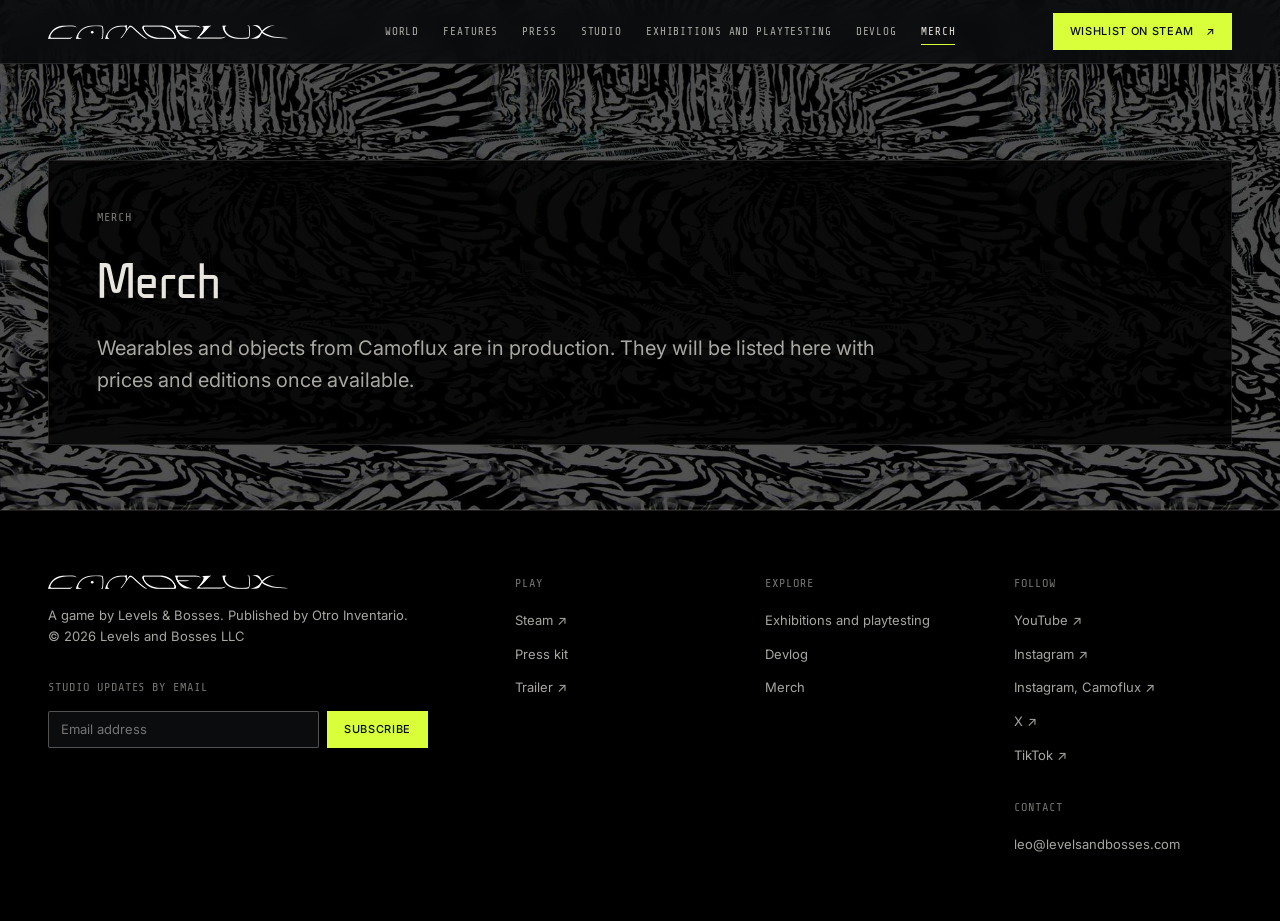
<file: merch.html>
<!DOCTYPE html>
<html lang="en">
<head>
<meta charset="UTF-8">
<meta name="viewport" content="width=device-width, initial-scale=1">
<title>Merch, Camoflux</title>
<meta name="description" content="A hand-painted, ecological stealth-exploration game. Camouflage through neo-primordial landscapes and solve environmental puzzles to reshape a cyclical cataclysm.">
<meta name="theme-color" content="#000000">
<link rel="icon" type="image/png" sizes="32x32" href="images/favicon-32.png">
<link rel="icon" type="image/png" sizes="16x16" href="images/favicon-16.png">
<link rel="apple-touch-icon" sizes="180x180" href="images/favicon-180.png">
<meta property="og:type" content="website">
<meta property="og:title" content="Merch, Camoflux">
<meta property="og:description" content="A hand-painted, ecological stealth-exploration game. Camouflage through neo-primordial landscapes and solve environmental puzzles to reshape a cyclical cataclysm.">
<meta property="og:image" content="https://www.camoflux.com/images/og.jpg">
<meta name="twitter:card" content="summary_large_image">

<link rel="preconnect" href="https://fonts.googleapis.com">
<link rel="preconnect" href="https://fonts.gstatic.com" crossorigin>
<link href="https://fonts.googleapis.com/css2?family=Inter:ital,wght@0,400;0,500;1,400&family=Share+Tech+Mono&display=swap" rel="stylesheet">

<link rel="stylesheet" href="assets/site.css">
</head>
<body>
<a class="skip" href="#main">Skip to content</a>
<header class="site-header" data-open="false">
  <div class="brand">
    <a href="index.html"><img src="images/logo-header.png" alt="Camoflux, home" width="240" height="14"></a>
  </div>
  <nav class="nav" aria-label="Main"><a href="index.html#world">World</a><a href="index.html#features">Features</a><a href="index.html#press">Press</a><a href="studio.html">Studio</a><a href="exhibitions.html">Exhibitions and playtesting</a><a href="devlog.html">Devlog</a><a href="merch.html" aria-current="page">Merch</a><a href="https://store.steampowered.com/app/897980/Camoflux_Levels__Bosses/" class="btn btn--primary btn--sm" target="_blank" rel="noopener">Wishlist on Steam <span class="ext" aria-hidden="true">↗</span><span class="sr-only"> (opens in a new tab)</span></a></nav>
  <div class="header-cta"><a href="https://store.steampowered.com/app/897980/Camoflux_Levels__Bosses/" class="btn btn--primary btn--sm" target="_blank" rel="noopener">Wishlist on Steam <span class="ext" aria-hidden="true">↗</span><span class="sr-only"> (opens in a new tab)</span></a></div>
  <button class="menu-toggle" aria-expanded="false" aria-label="Open menu"><svg viewBox="0 0 24 24" aria-hidden="true"><path d="M3 7h18M3 12h18M3 17h18" stroke="currentColor" stroke-width="1.5"/></svg></button>
</header>
<main id="main">
<section class="page-head"><div class="wrap"><div class="panel"><span class="t-meta">Merch</span><h1 class="t-h1">Merch</h1><p class="t-lead">Wearables and objects from Camoflux are in production. They will be listed here with prices and editions once available.</p></div></div></section>
</main>
<footer class="site-footer"><div class="wrap cols">
  <div>
    <img src="images/logo-header.png" alt="Camoflux" width="240" height="14">
    <p class="t-small">A game by Levels &amp; Bosses. Published by Otro Inventario.</p>
    <p class="t-small">© 2026 Levels and Bosses LLC</p>
    <div class="footer-signup">
    <p class="t-meta">Studio updates by email</p>
    <form class="newsletter newsletter--sm" action="https://levelsandbosses.us14.list-manage.com/subscribe/post?u=f9429a4b084d0b1f6683d0556&amp;id=0af6ba98d5&amp;f_id=00bcbee5f0" method="post" target="_blank" novalidate data-mailchimp>
      <label class="sr-only" for="mce-EMAIL-footer">Email address</label>
      <input id="mce-EMAIL-footer" type="email" name="EMAIL" required placeholder="Email address" autocomplete="email">
      <input type="hidden" name="tags" value="40243690">
      <div class="sr-only" aria-hidden="true"><input type="text" name="b_f9429a4b084d0b1f6683d0556_0af6ba98d5" tabindex="-1" value=""></div>
      <button class="btn btn--primary btn--sm" type="submit">Subscribe</button>
    </form>
    <p class="form-msg t-small" role="status" aria-live="polite"></p>
  </div>
  </div>
  <div><p class="t-meta">Play</p><ul>
    <li><a href="https://store.steampowered.com/app/897980/Camoflux_Levels__Bosses/" target="_blank" rel="noopener">Steam <span class="ext" aria-hidden="true">↗</span><span class="sr-only"> (opens in a new tab)</span></a></li>
    <li><a href="presskit.html">Press kit</a></li>
    <li><a href="https://www.youtube.com/watch?v=uhkBJS_n7Qc" target="_blank" rel="noopener">Trailer <span class="ext" aria-hidden="true">↗</span><span class="sr-only"> (opens in a new tab)</span></a></li>
  </ul></div>
  <div><p class="t-meta">Explore</p><ul>
    <li><a href="exhibitions.html">Exhibitions and playtesting</a></li>
    <li><a href="devlog.html">Devlog</a></li>
    <li><a href="merch.html">Merch</a></li>
  </ul></div>
  <div><p class="t-meta">Follow</p><ul><li><a href="https://www.youtube.com/@levelsandbosses" target="_blank" rel="noopener">YouTube <span class="ext" aria-hidden="true">↗</span><span class="sr-only"> (opens in a new tab)</span></a></li><li><a href="https://www.instagram.com/levelsandbosses/" target="_blank" rel="noopener">Instagram <span class="ext" aria-hidden="true">↗</span><span class="sr-only"> (opens in a new tab)</span></a></li><li><a href="https://www.instagram.com/camo.flux/" target="_blank" rel="noopener">Instagram, Camoflux <span class="ext" aria-hidden="true">↗</span><span class="sr-only"> (opens in a new tab)</span></a></li><li><a href="https://x.com/LevelsandBosses" target="_blank" rel="noopener">X <span class="ext" aria-hidden="true">↗</span><span class="sr-only"> (opens in a new tab)</span></a></li><li><a href="https://www.tiktok.com/@levelsandbosses" target="_blank" rel="noopener">TikTok <span class="ext" aria-hidden="true">↗</span><span class="sr-only"> (opens in a new tab)</span></a></li></ul>
    <p class="t-meta">Contact</p><ul><li><a href="mailto:leo@levelsandbosses.com">leo@levelsandbosses.com</a></li></ul></div>
</div></footer>
<aside class="signup-bar" id="signup-bar" aria-label="Sign up">
  <div class="signup-bar__inner">
    <p class="signup-bar__text">Sign up to test the beta and studio updates.</p>
    <form class="newsletter newsletter--bar" action="https://levelsandbosses.us14.list-manage.com/subscribe/post?u=f9429a4b084d0b1f6683d0556&amp;id=0af6ba98d5&amp;f_id=00bcbee5f0" method="post" target="_blank" novalidate data-mailchimp>
      <label class="sr-only" for="mce-EMAIL-bar">Email address</label>
      <input id="mce-EMAIL-bar" type="email" name="EMAIL" required placeholder="Email address" autocomplete="email">
      <input type="hidden" name="tags" value="40243690">
      <div class="sr-only" aria-hidden="true"><input type="text" name="b_f9429a4b084d0b1f6683d0556_0af6ba98d5" tabindex="-1" value=""></div>
      <button class="btn btn--primary btn--sm" type="submit">Sign up</button>
    </form>
    <p class="form-msg t-small" role="status" aria-live="polite"></p>
    <button class="signup-bar__close" type="button" aria-label="Close sign-up bar">×</button>
  </div>
</aside>
<div class="shotbox" id="lightbox" data-open="false" role="dialog" aria-modal="true" aria-label="Image">
  <div class="shotbox__frame"><button class="shotbox__close btn btn--ghost btn--sm">Close</button><div class="shotbox__stage"></div><p class="shotbox__cap t-meta"></p></div>
</div>

<script src="assets/site.js" defer></script>

</body>
</html>
</file>
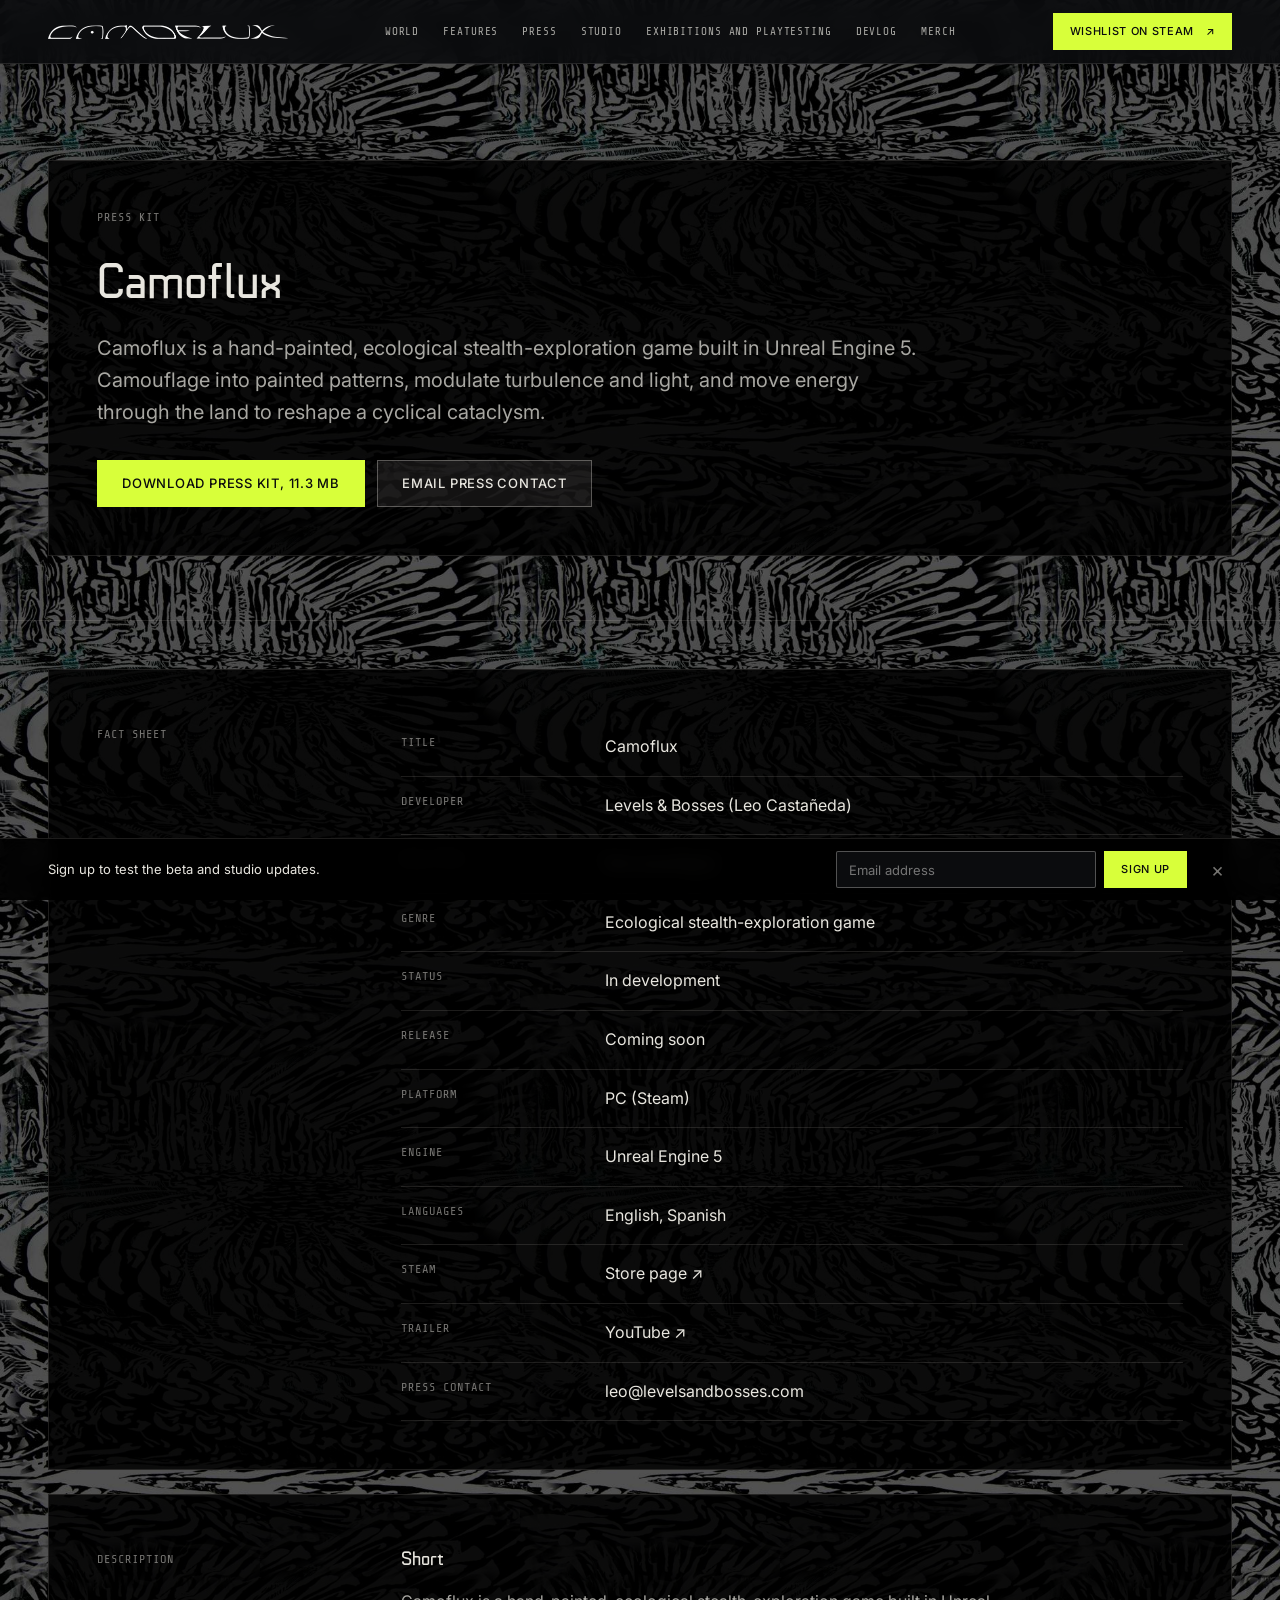
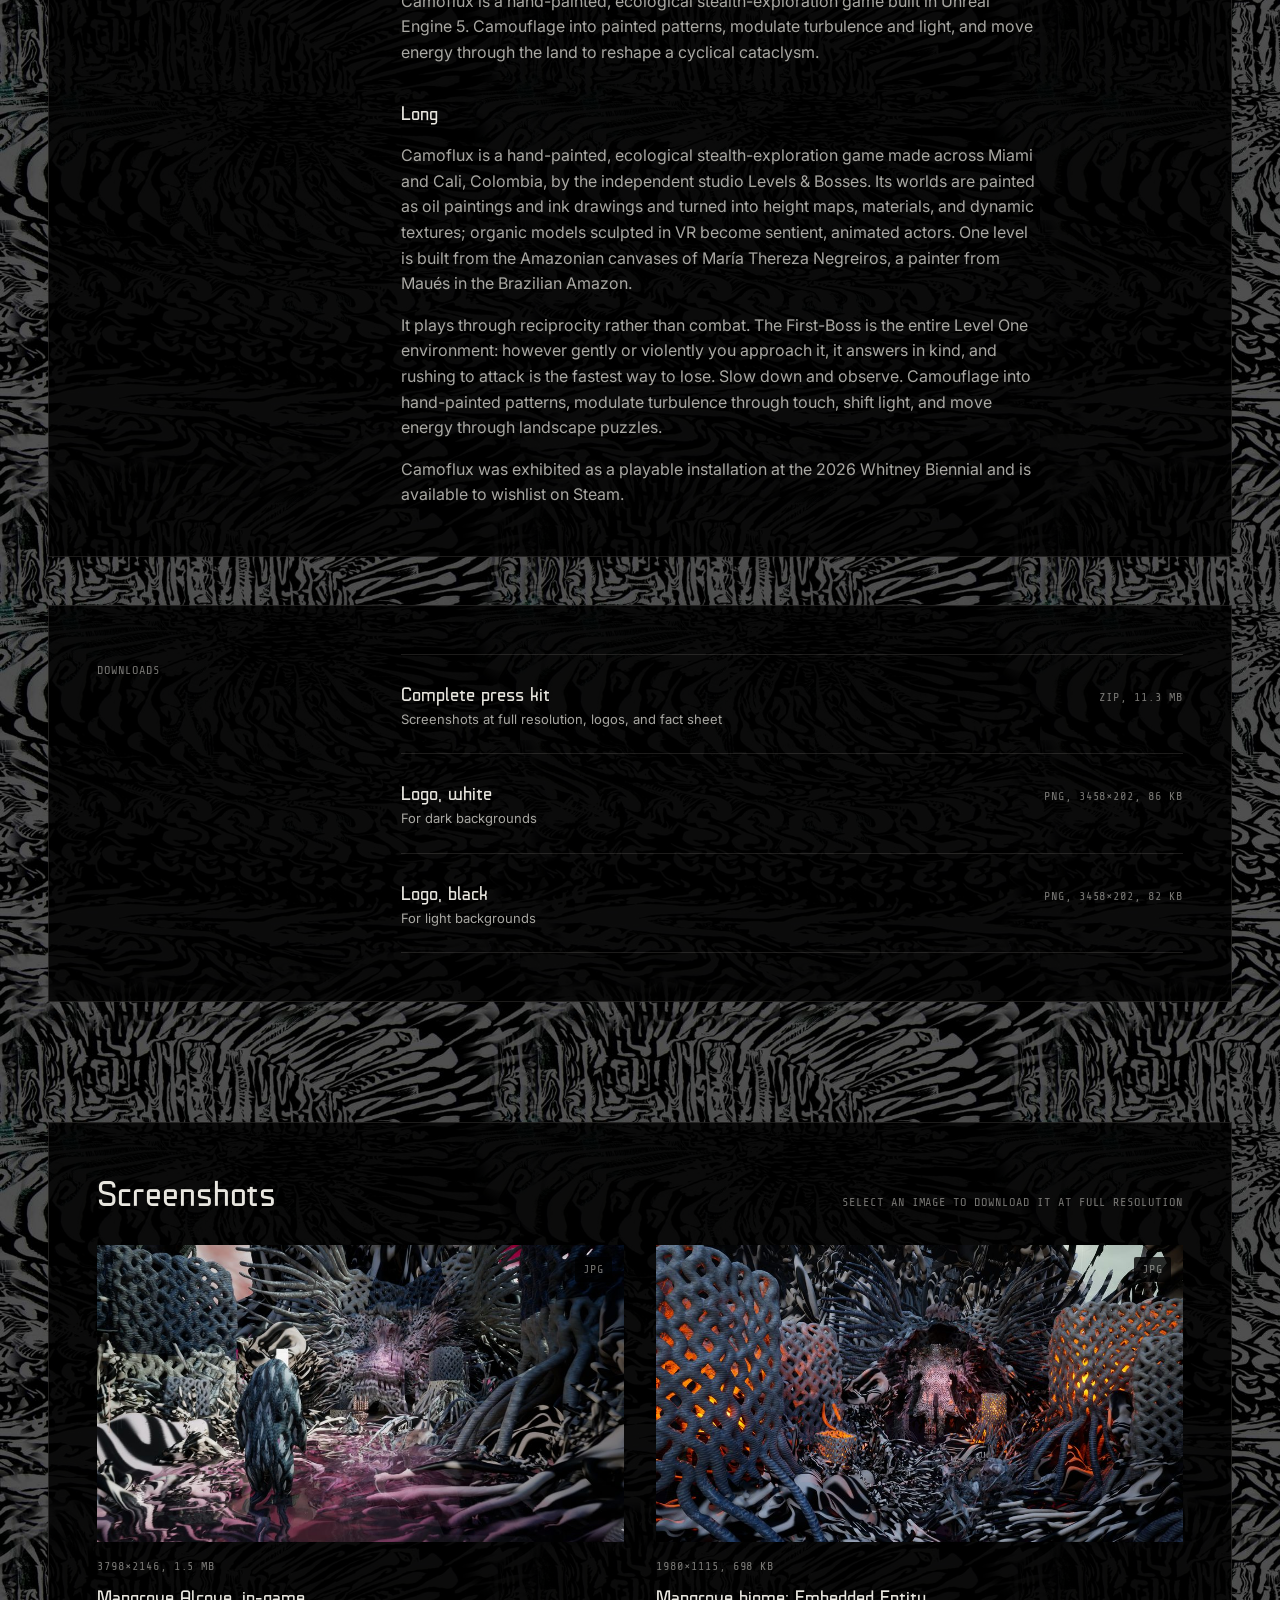
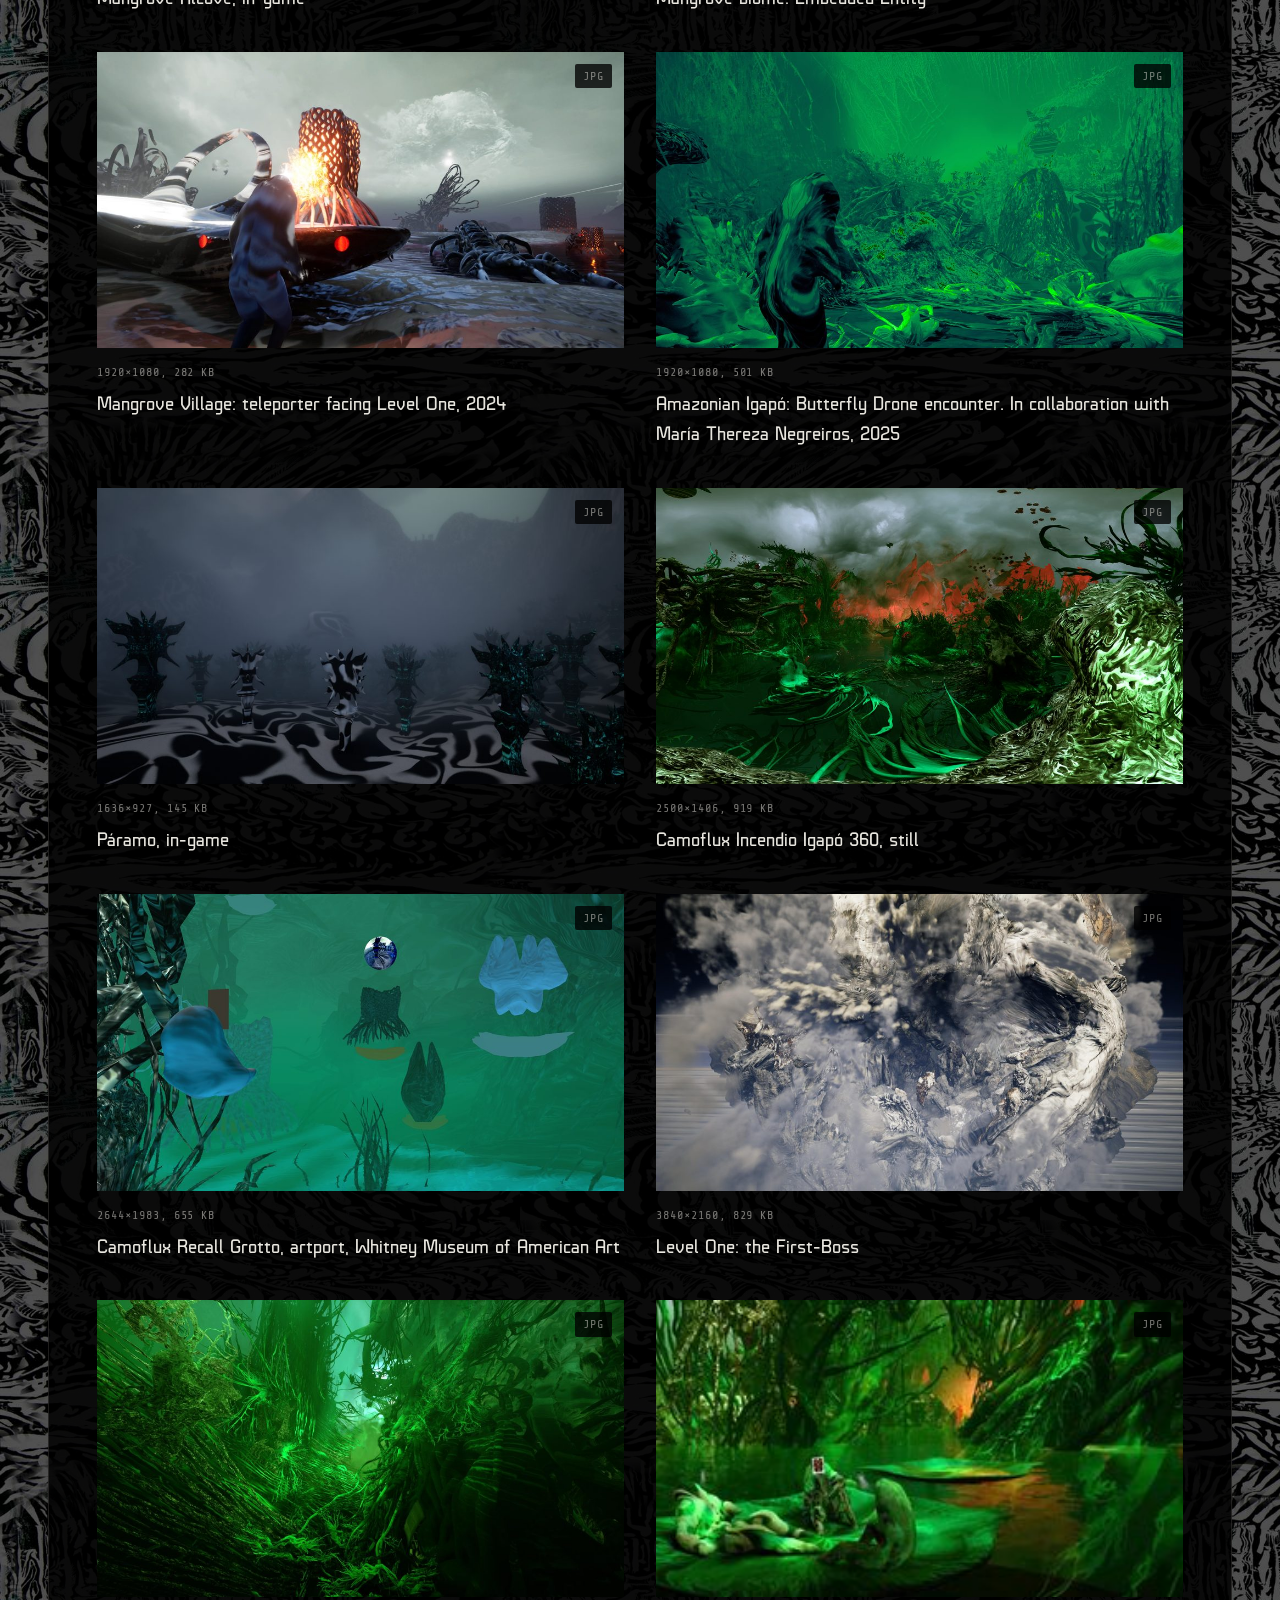
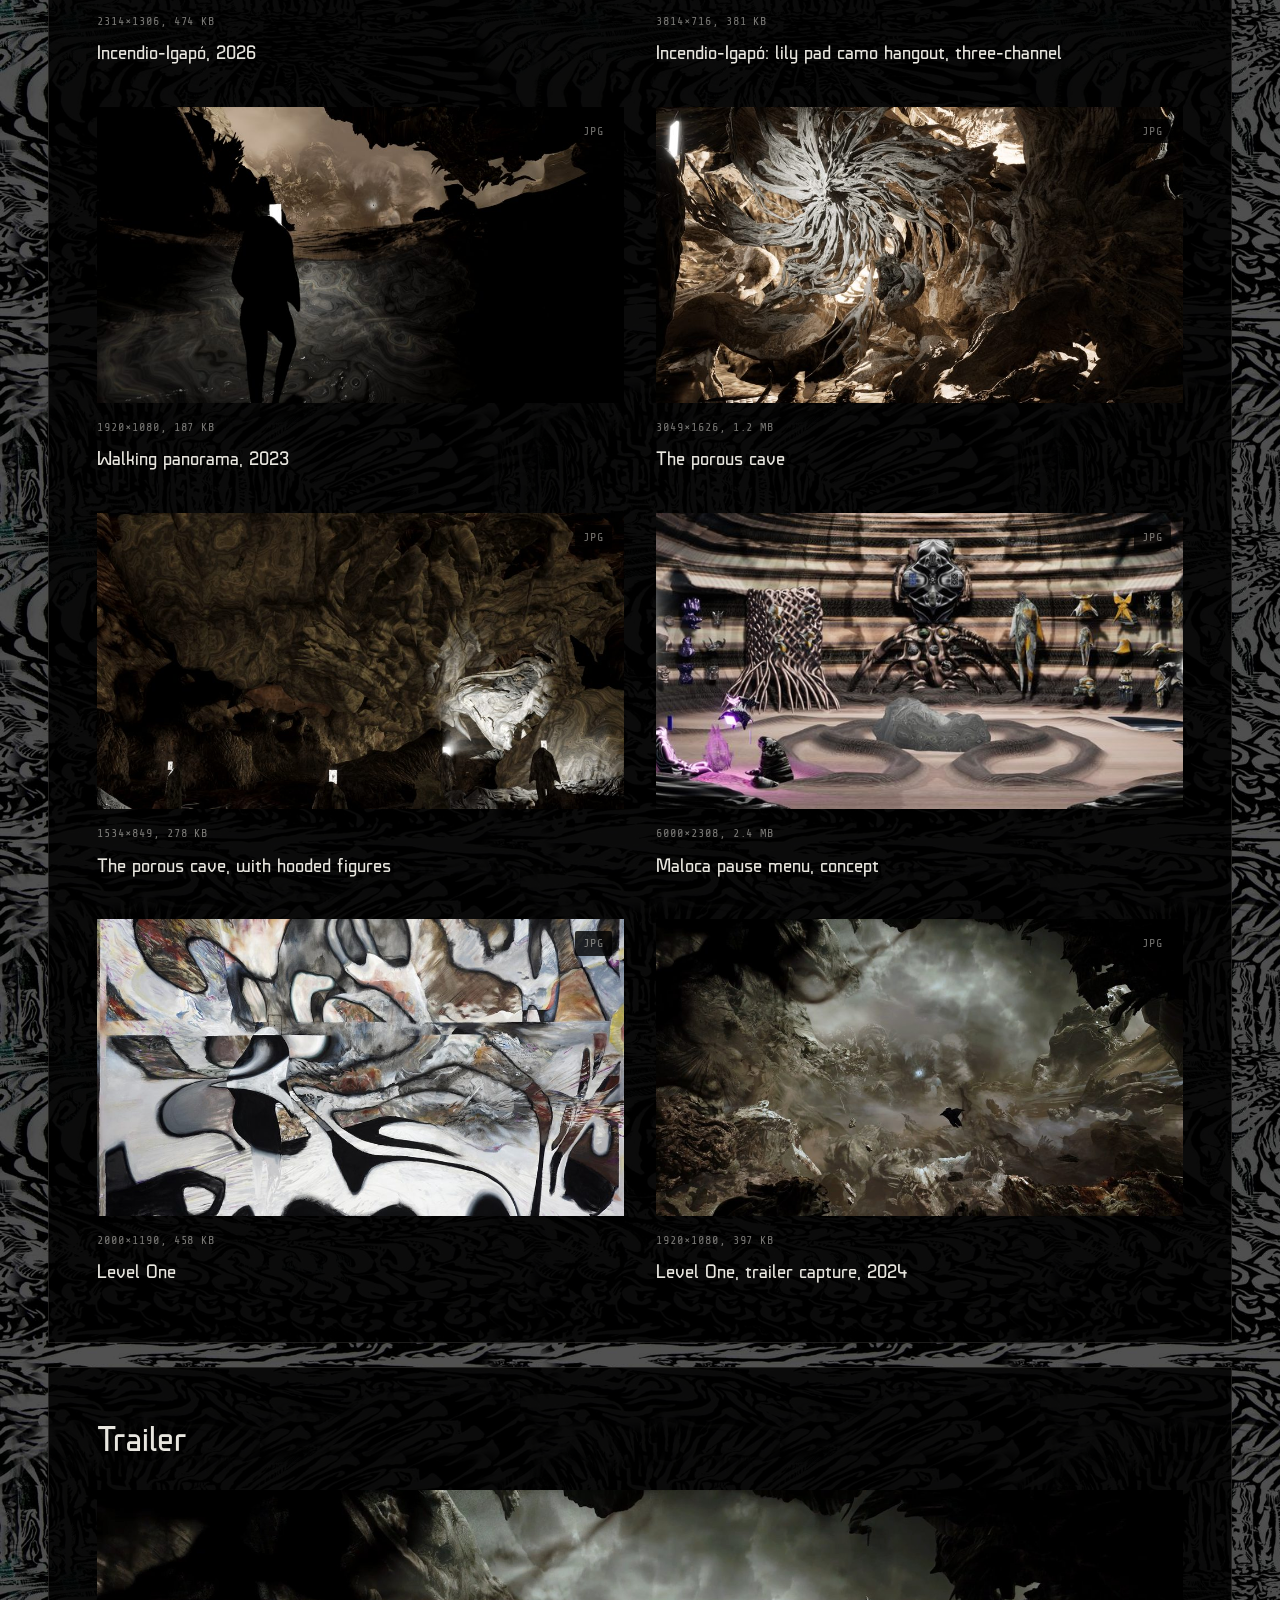
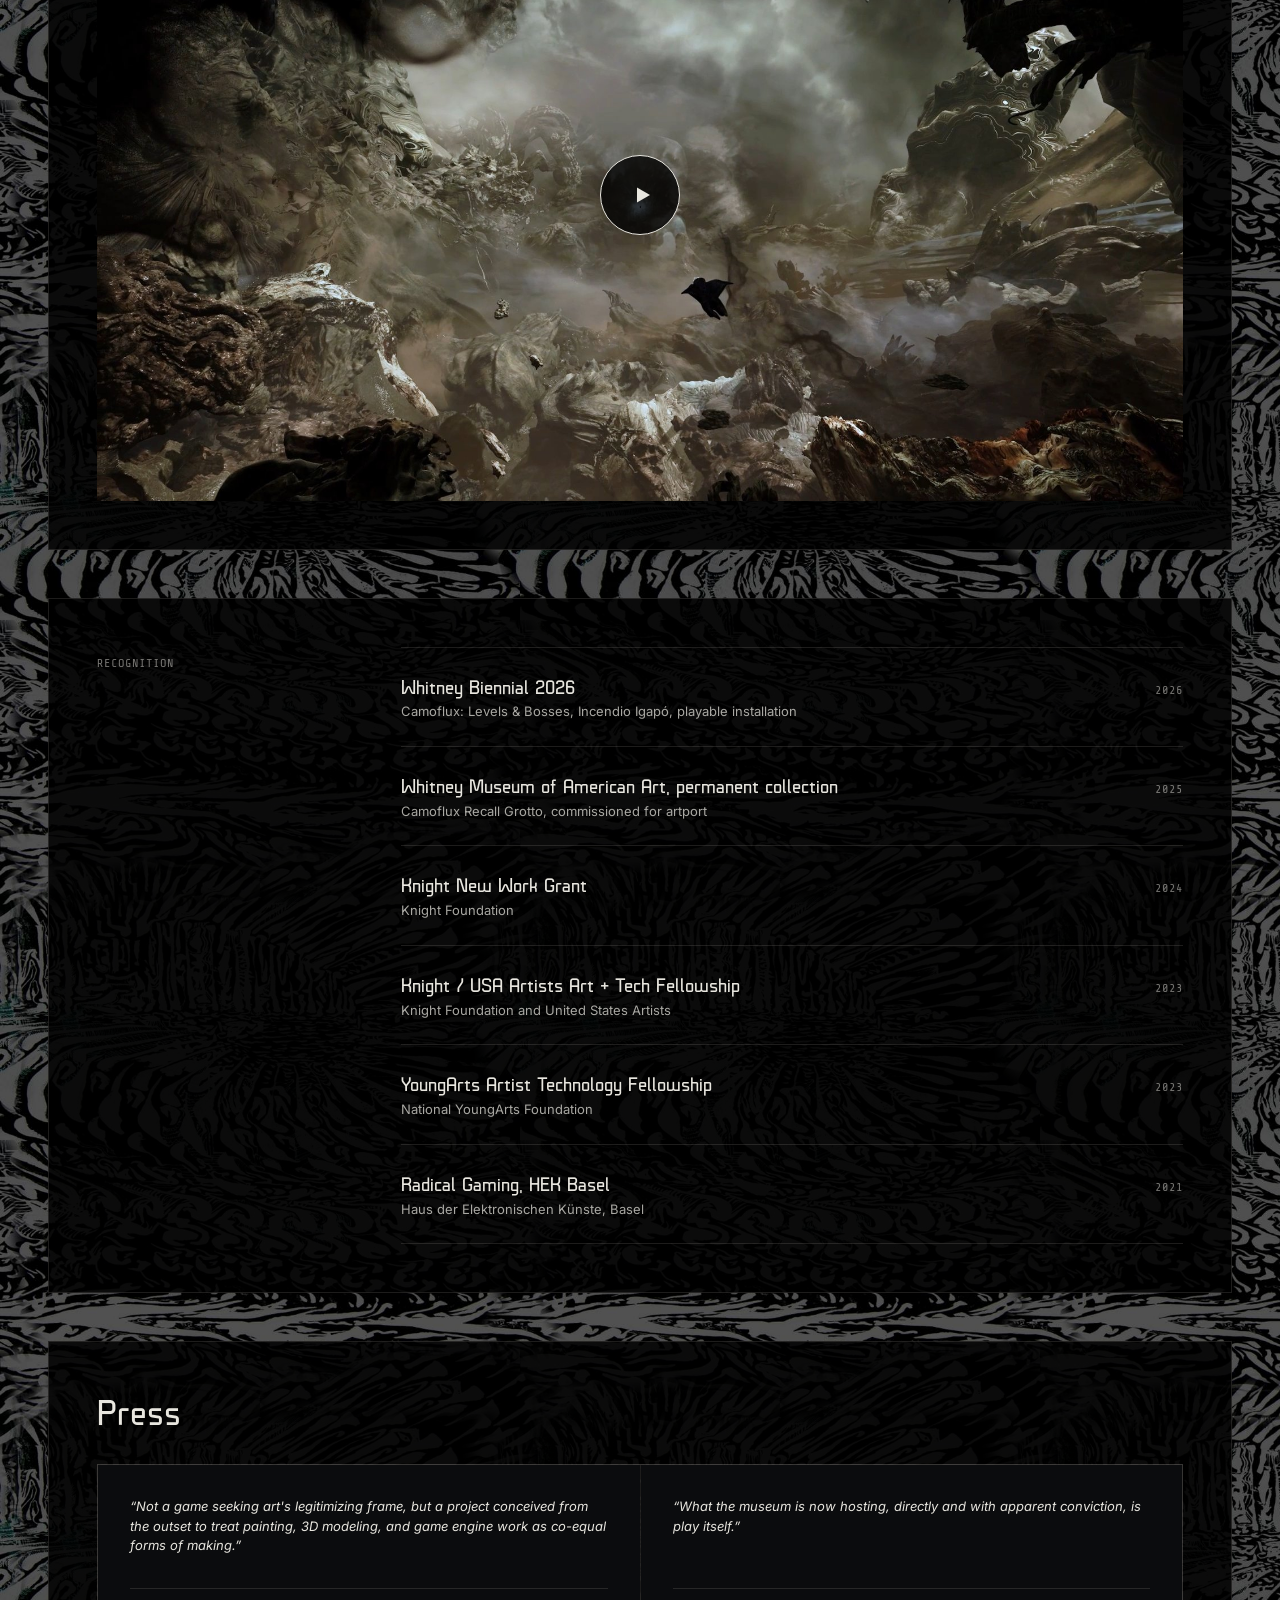
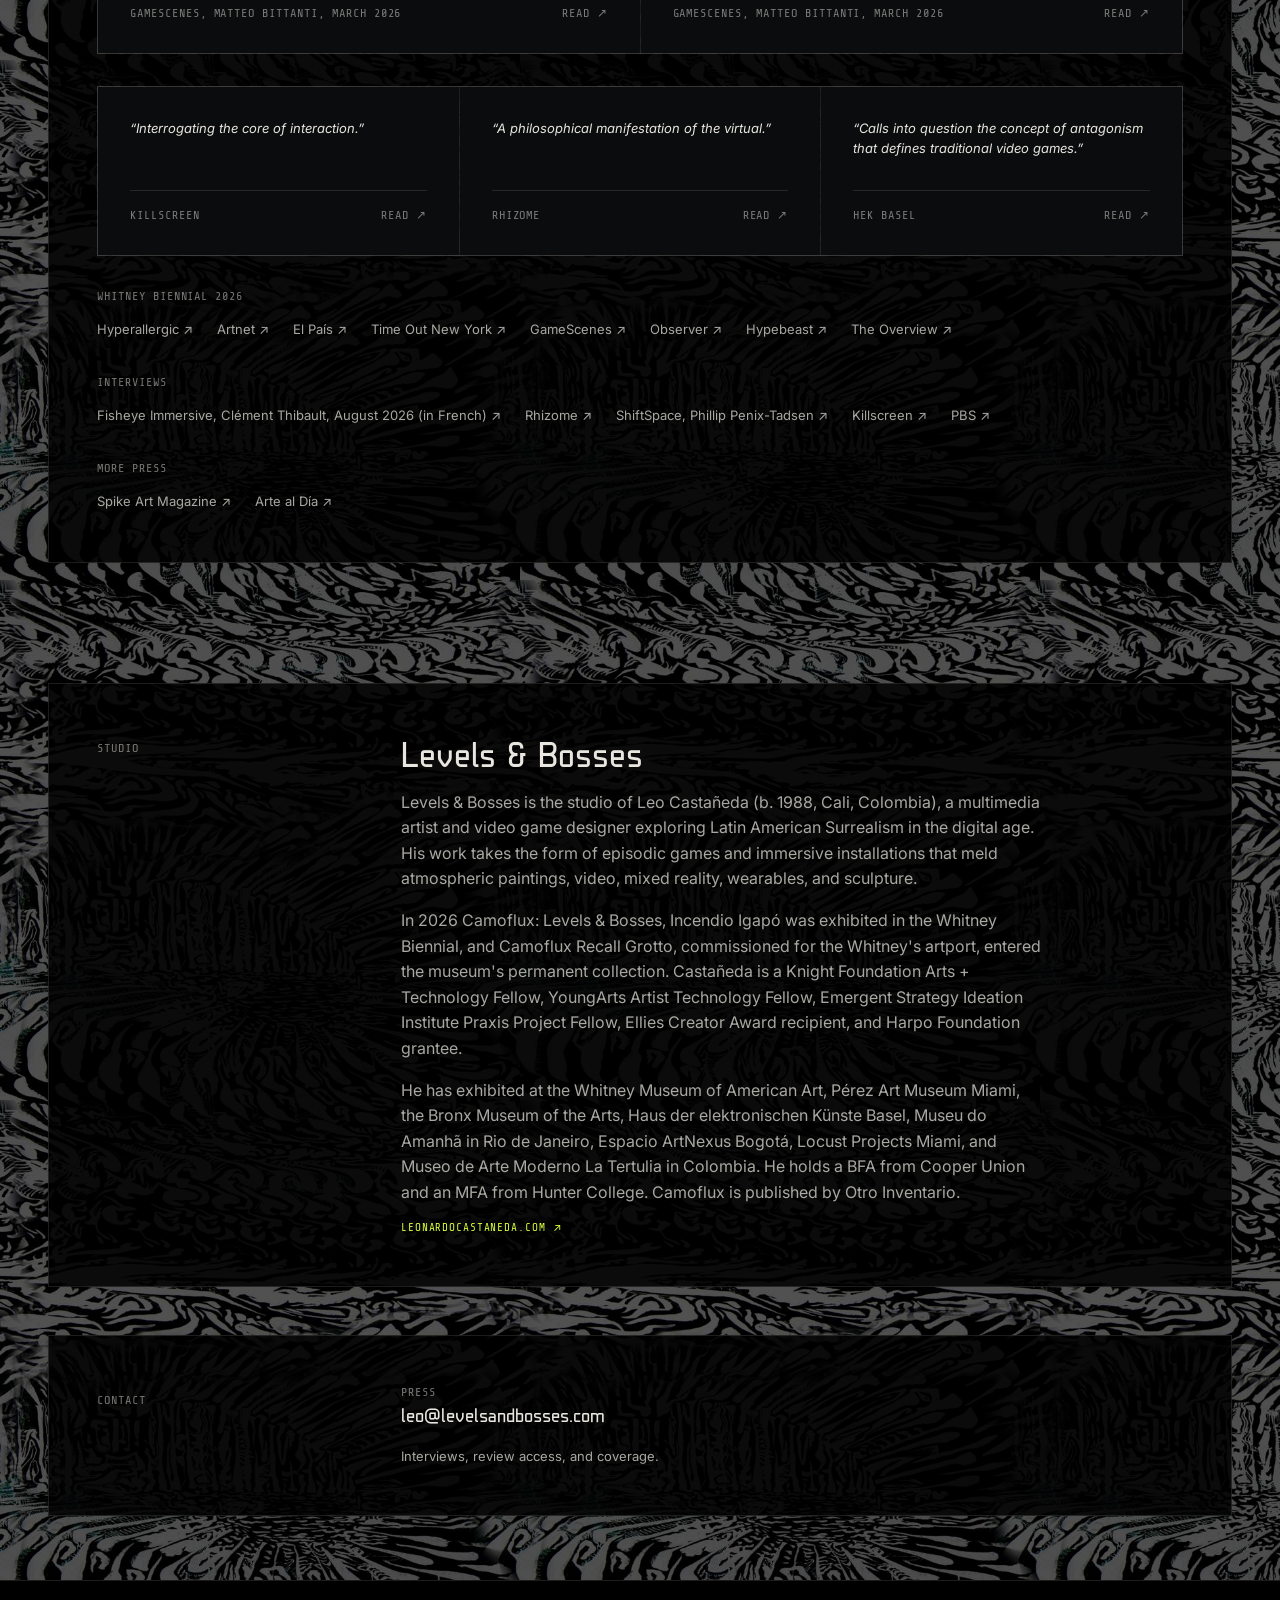
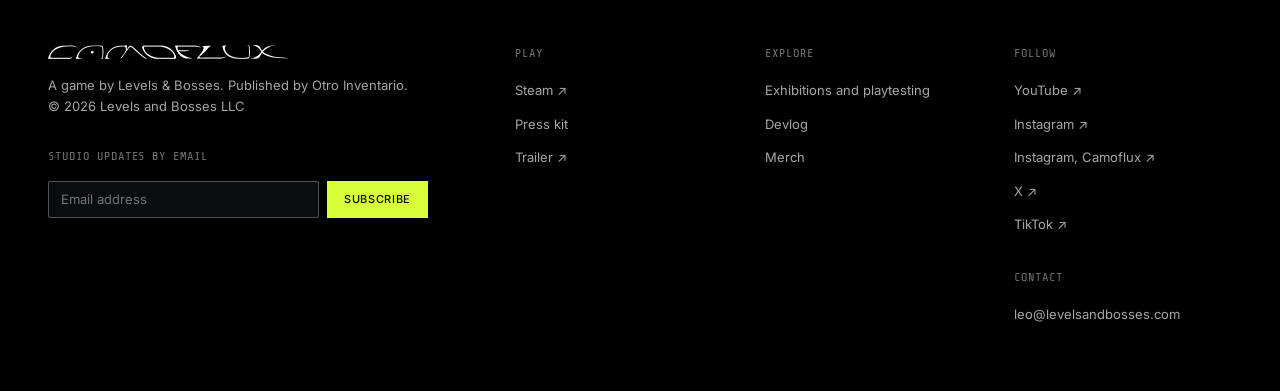
<file: presskit.html>
<!DOCTYPE html>
<html lang="en">
<head>
<meta charset="UTF-8">
<meta name="viewport" content="width=device-width, initial-scale=1">
<title>Press kit, Camoflux</title>
<meta name="description" content="Camoflux is a hand-painted, ecological stealth-exploration game built in Unreal Engine 5. Camouflage into painted patterns, modulate turbulence and light, and move energy through the land to reshape a cyclical cataclysm.">
<meta name="theme-color" content="#000000">
<link rel="icon" type="image/png" sizes="32x32" href="images/favicon-32.png">
<link rel="icon" type="image/png" sizes="16x16" href="images/favicon-16.png">
<link rel="apple-touch-icon" sizes="180x180" href="images/favicon-180.png">
<meta property="og:type" content="website">
<meta property="og:title" content="Press kit, Camoflux">
<meta property="og:description" content="Camoflux is a hand-painted, ecological stealth-exploration game built in Unreal Engine 5. Camouflage into painted patterns, modulate turbulence and light, and move energy through the land to reshape a cyclical cataclysm.">
<meta property="og:image" content="https://www.camoflux.com/images/og.jpg">
<meta name="twitter:card" content="summary_large_image">

<link rel="preconnect" href="https://fonts.googleapis.com">
<link rel="preconnect" href="https://fonts.gstatic.com" crossorigin>
<link href="https://fonts.googleapis.com/css2?family=Inter:ital,wght@0,400;0,500;1,400&family=Share+Tech+Mono&display=swap" rel="stylesheet">

<link rel="stylesheet" href="assets/site.css">
</head>
<body>
<a class="skip" href="#main">Skip to content</a>
<header class="site-header" data-open="false">
  <div class="brand">
    <a href="index.html"><img src="images/logo-header.png" alt="Camoflux, home" width="240" height="14"></a>
  </div>
  <nav class="nav" aria-label="Main"><a href="index.html#world">World</a><a href="index.html#features">Features</a><a href="index.html#press">Press</a><a href="studio.html">Studio</a><a href="exhibitions.html">Exhibitions and playtesting</a><a href="devlog.html">Devlog</a><a href="merch.html">Merch</a><a href="https://store.steampowered.com/app/897980/Camoflux_Levels__Bosses/" class="btn btn--primary btn--sm" target="_blank" rel="noopener">Wishlist on Steam <span class="ext" aria-hidden="true">↗</span><span class="sr-only"> (opens in a new tab)</span></a></nav>
  <div class="header-cta"><a href="https://store.steampowered.com/app/897980/Camoflux_Levels__Bosses/" class="btn btn--primary btn--sm" target="_blank" rel="noopener">Wishlist on Steam <span class="ext" aria-hidden="true">↗</span><span class="sr-only"> (opens in a new tab)</span></a></div>
  <button class="menu-toggle" aria-expanded="false" aria-label="Open menu"><svg viewBox="0 0 24 24" aria-hidden="true"><path d="M3 7h18M3 12h18M3 17h18" stroke="currentColor" stroke-width="1.5"/></svg></button>
</header>
<main id="main">
<section class="page-head"><div class="wrap"><div class="panel"><span class="t-meta">Press kit</span><h1 class="t-h1">Camoflux</h1><p class="t-lead">Camoflux is a hand-painted, ecological stealth-exploration game built in Unreal Engine 5. Camouflage into painted patterns, modulate turbulence and light, and move energy through the land to reshape a cyclical cataclysm.</p><div class="actions page-head__actions"><a href="downloads/camoflux-press-kit.zip" class="btn btn--primary" download>Download press kit, 11.3 MB</a><a href="mailto:leo@levelsandbosses.com" class="btn btn--ghost">Email press contact</a></div></div></div></section><section class="section"><div class="wrap"><div class="panel"><div class="split"><p class="t-meta">Fact sheet</p><div><dl class="fact-list"><div><dt class="t-meta">Title</dt><dd>Camoflux</dd></div><div><dt class="t-meta">Developer</dt><dd>Levels &amp; Bosses (Leo Castañeda)</dd></div><div><dt class="t-meta">Publisher</dt><dd>Otro Inventario</dd></div><div><dt class="t-meta">Genre</dt><dd>Ecological stealth-exploration game</dd></div><div><dt class="t-meta">Status</dt><dd>In development</dd></div><div><dt class="t-meta">Release</dt><dd>Coming soon</dd></div><div><dt class="t-meta">Platform</dt><dd>PC (Steam)</dd></div><div><dt class="t-meta">Engine</dt><dd>Unreal Engine 5</dd></div><div><dt class="t-meta">Languages</dt><dd>English, Spanish</dd></div><div><dt class="t-meta">Steam</dt><dd><a href="https://store.steampowered.com/app/897980/Camoflux_Levels__Bosses/" target="_blank" rel="noopener">Store page <span class="ext" aria-hidden="true">↗</span><span class="sr-only"> (opens in a new tab)</span></a></dd></div><div><dt class="t-meta">Trailer</dt><dd><a href="https://www.youtube.com/watch?v=uhkBJS_n7Qc" target="_blank" rel="noopener">YouTube <span class="ext" aria-hidden="true">↗</span><span class="sr-only"> (opens in a new tab)</span></a></dd></div><div><dt class="t-meta">Press contact</dt><dd><a href="mailto:leo@levelsandbosses.com">leo@levelsandbosses.com</a></dd></div></dl></div></div></div></div></section><section class="section"><div class="wrap"><div class="panel"><div class="split"><p class="t-meta">Description</p><div><div class="stack-lg"><div class="stack"><h2 class="t-h3">Short</h2><div class="prose"><p>Camoflux is a hand-painted, ecological stealth-exploration game built in Unreal Engine 5. Camouflage into painted patterns, modulate turbulence and light, and move energy through the land to reshape a cyclical cataclysm.</p></div></div><div class="stack"><h2 class="t-h3">Long</h2><div class="prose"><p>Camoflux is a hand-painted, ecological stealth-exploration game made across Miami and Cali, Colombia, by the independent studio Levels & Bosses. Its worlds are painted as oil paintings and ink drawings and turned into height maps, materials, and dynamic textures; organic models sculpted in VR become sentient, animated actors. One level is built from the Amazonian canvases of María Thereza Negreiros, a painter from Maués in the Brazilian Amazon.</p><p>It plays through reciprocity rather than combat. The First-Boss is the entire Level One environment: however gently or violently you approach it, it answers in kind, and rushing to attack is the fastest way to lose. Slow down and observe. Camouflage into hand-painted patterns, modulate turbulence through touch, shift light, and move energy through landscape puzzles.</p><p>Camoflux was exhibited as a playable installation at the 2026 Whitney Biennial and is available to wishlist on Steam.</p></div></div></div></div></div></div></div></section><section class="section section--alt"><div class="wrap"><div class="panel"><div class="split"><p class="t-meta">Downloads</p><div><div class="rows"><a class="row" href="downloads/camoflux-press-kit.zip" download><div><h3 class="t-h3">Complete press kit</h3><p class="t-small">Screenshots at full resolution, logos, and fact sheet</p></div><span class="t-meta">ZIP, 11.3 MB</span></a><a class="row" href="images/logo-white.png" download><div><h3 class="t-h3">Logo, white</h3><p class="t-small">For dark backgrounds</p></div><span class="t-meta">PNG, 3458<span class="acc">×</span>202, 86 KB</span></a><a class="row" href="images/logo-black.png" download><div><h3 class="t-h3">Logo, black</h3><p class="t-small">For light backgrounds</p></div><span class="t-meta">PNG, 3458<span class="acc">×</span>202, 82 KB</span></a></div></div></div></div></div></section><section id="screenshots" class="section"><div class="wrap"><div class="panel"><div class="row-head"><h2 class="t-h2">Screenshots</h2><span class="t-meta">Select an image to download it at full resolution</span></div><div class="grid grid--2"><a class="card" href="images/mangrove-alcove-master.jpg" download><div class="media ar-16x9" data-src="images/mangrove-alcove-sm.jpg" data-full="images/mangrove-alcove.jpg" data-caption="Mangrove Alcove, in-game"><span class="badge badge--right t-meta">JPG</span><div class="media__img" role="img" aria-label="The Other, a patterned figure, wades through pink water toward a lattice structure in a grove of striped mangrove roots."></div><div class="media__status"><span class="t-meta">Image unavailable</span></div><noscript><img src="images/mangrove-alcove-sm.jpg" alt="The Other, a patterned figure, wades through pink water toward a lattice structure in a grove of striped mangrove roots."></noscript></div><span class="t-meta">3798<span class="acc">×</span>2146, 1.5 MB</span><h3 class="t-h3">Mangrove Alcove, in-game</h3></a><a class="card" href="images/mangrove-entity-master.jpg" download><div class="media ar-16x9" data-src="images/mangrove-entity-sm.jpg" data-full="images/mangrove-entity.jpg" data-caption="Mangrove biome: Embedded Entity"><span class="badge badge--right t-meta">JPG</span><div class="media__img" role="img" aria-label="A pale lattice figure sits in an alcove of striped roots, framed by lattice lanterns glowing orange."></div><div class="media__status"><span class="t-meta">Image unavailable</span></div><noscript><img src="images/mangrove-entity-sm.jpg" alt="A pale lattice figure sits in an alcove of striped roots, framed by lattice lanterns glowing orange."></noscript></div><span class="t-meta">1980<span class="acc">×</span>1115, 698 KB</span><h3 class="t-h3">Mangrove biome: Embedded Entity</h3></a><a class="card" href="images/mangrove-village-master.jpg" download><div class="media ar-16x9" data-src="images/mangrove-village-sm.jpg" data-full="images/mangrove-village.jpg" data-caption="Mangrove Village: teleporter facing Level One, 2024"><span class="badge badge--right t-meta">JPG</span><div class="media__img" role="img" aria-label="The Other stands beside a burning lattice tower on dark water under an overcast sky."></div><div class="media__status"><span class="t-meta">Image unavailable</span></div><noscript><img src="images/mangrove-village-sm.jpg" alt="The Other stands beside a burning lattice tower on dark water under an overcast sky."></noscript></div><span class="t-meta">1920<span class="acc">×</span>1080, 282 KB</span><h3 class="t-h3">Mangrove Village: teleporter facing Level One, 2024</h3></a><a class="card" href="images/igapo-butterfly-drone-master.jpg" download><div class="media ar-16x9" data-src="images/igapo-butterfly-drone-sm.jpg" data-full="images/igapo-butterfly-drone.jpg" data-caption="Amazonian Igapó: Butterfly Drone encounter. In collaboration with María Thereza Negreiros, 2025"><span class="badge badge--right t-meta">JPG</span><div class="media__img" role="img" aria-label="A green flooded forest where a striped butterfly drone hovers above a mossy stone."></div><div class="media__status"><span class="t-meta">Image unavailable</span></div><noscript><img src="images/igapo-butterfly-drone-sm.jpg" alt="A green flooded forest where a striped butterfly drone hovers above a mossy stone."></noscript></div><span class="t-meta">1920<span class="acc">×</span>1080, 501 KB</span><h3 class="t-h3">Amazonian Igapó: Butterfly Drone encounter. In collaboration with María Thereza Negreiros, 2025</h3></a><a class="card" href="images/paramo-master.jpg" download><div class="media ar-16x9" data-src="images/paramo-sm.jpg" data-full="images/paramo.jpg" data-caption="Páramo, in-game"><span class="badge badge--right t-meta">JPG</span><div class="media__img" role="img" aria-label="Spiked, patterned plant forms stand in fog on rippled black and white ground below misty mountains."></div><div class="media__status"><span class="t-meta">Image unavailable</span></div><noscript><img src="images/paramo-sm.jpg" alt="Spiked, patterned plant forms stand in fog on rippled black and white ground below misty mountains."></noscript></div><span class="t-meta">1636<span class="acc">×</span>927, 145 KB</span><h3 class="t-h3">Páramo, in-game</h3></a><a class="card" href="images/incendio-360-still-master.jpg" download><div class="media ar-16x9" data-src="images/incendio-360-still-sm.jpg" data-full="images/incendio-360-still.jpg" data-caption="Camoflux Incendio Igapó 360, still"><span class="badge badge--right t-meta">JPG</span><div class="media__img" role="img" aria-label="A green swamp of roots and glowing vines under storm clouds, with red fire burning on the far shore."></div><div class="media__status"><span class="t-meta">Image unavailable</span></div><noscript><img src="images/incendio-360-still-sm.jpg" alt="A green swamp of roots and glowing vines under storm clouds, with red fire burning on the far shore."></noscript></div><span class="t-meta">2500<span class="acc">×</span>1406, 919 KB</span><h3 class="t-h3">Camoflux Incendio Igapó 360, still</h3></a><a class="card" href="images/recall-grotto-master.jpg" download><div class="media ar-16x9" data-src="images/recall-grotto-sm.jpg" data-full="images/recall-grotto.jpg" data-caption="Camoflux Recall Grotto, artport, Whitney Museum of American Art"><span class="badge badge--right t-meta">JPG</span><div class="media__img" role="img" aria-label="An underwater green grotto with floating pale blue forms, a mangrove hedge, and a small reflective sphere."></div><div class="media__status"><span class="t-meta">Image unavailable</span></div><noscript><img src="images/recall-grotto-sm.jpg" alt="An underwater green grotto with floating pale blue forms, a mangrove hedge, and a small reflective sphere."></noscript></div><span class="t-meta">2644<span class="acc">×</span>1983, 655 KB</span><h3 class="t-h3">Camoflux Recall Grotto, artport, Whitney Museum of American Art</h3></a><a class="card" href="images/first-boss-render-master.jpg" download><div class="media ar-16x9" data-src="images/first-boss-render-sm.jpg" data-full="images/first-boss-render.jpg" data-caption="Level One: the First-Boss"><span class="badge badge--right t-meta">JPG</span><div class="media__img" role="img" aria-label="A towering mass of pale sculpted rock and cloud rises over a horizon of streaked water."></div><div class="media__status"><span class="t-meta">Image unavailable</span></div><noscript><img src="images/first-boss-render-sm.jpg" alt="A towering mass of pale sculpted rock and cloud rises over a horizon of streaked water."></noscript></div><span class="t-meta">3840<span class="acc">×</span>2160, 829 KB</span><h3 class="t-h3">Level One: the First-Boss</h3></a><a class="card" href="images/igapo-roots-master.jpg" download><div class="media ar-16x9" data-src="images/igapo-roots-sm.jpg" data-full="images/igapo-roots.jpg" data-caption="Incendio-Igapó, 2026"><span class="badge badge--right t-meta">JPG</span><div class="media__img" role="img" aria-label="Glowing green roots and vines crowd a flooded forest, with pale light at the far end."></div><div class="media__status"><span class="t-meta">Image unavailable</span></div><noscript><img src="images/igapo-roots-sm.jpg" alt="Glowing green roots and vines crowd a flooded forest, with pale light at the far end."></noscript></div><span class="t-meta">2314<span class="acc">×</span>1306, 474 KB</span><h3 class="t-h3">Incendio-Igapó, 2026</h3></a><a class="card" href="images/lily-pad-hangout-master.jpg" download><div class="media ar-16x9" data-src="images/lily-pad-hangout-sm.jpg" data-full="images/lily-pad-hangout.jpg" data-caption="Incendio-Igapó: lily pad camo hangout, three-channel"><span class="badge badge--right t-meta">JPG</span><div class="media__img" role="img" aria-label="Patterned figures rest on a giant lily pad in a green flooded forest, with fire glowing red on the water beyond."></div><div class="media__status"><span class="t-meta">Image unavailable</span></div><noscript><img src="images/lily-pad-hangout-sm.jpg" alt="Patterned figures rest on a giant lily pad in a green flooded forest, with fire glowing red on the water beyond."></noscript></div><span class="t-meta">3814<span class="acc">×</span>716, 381 KB</span><h3 class="t-h3">Incendio-Igapó: lily pad camo hangout, three-channel</h3></a><a class="card" href="images/walking-panorama-master.jpg" download><div class="media ar-16x9" data-src="images/walking-panorama-sm.jpg" data-full="images/walking-panorama.jpg" data-caption="Walking panorama, 2023"><span class="badge badge--right t-meta">JPG</span><div class="media__img" role="img" aria-label="The Other, in silhouette, stands at the edge of marbled water facing a distant eye in the clouds."></div><div class="media__status"><span class="t-meta">Image unavailable</span></div><noscript><img src="images/walking-panorama-sm.jpg" alt="The Other, in silhouette, stands at the edge of marbled water facing a distant eye in the clouds."></noscript></div><span class="t-meta">1920<span class="acc">×</span>1080, 187 KB</span><h3 class="t-h3">Walking panorama, 2023</h3></a><a class="card" href="images/cave-roots-master.jpg" download><div class="media ar-16x9" data-src="images/cave-roots-sm.jpg" data-full="images/cave-roots.jpg" data-caption="The porous cave"><span class="badge badge--right t-meta">JPG</span><div class="media__img" role="img" aria-label="A pale root-like form spreads across the ceiling of a warm, sculpted cave."></div><div class="media__status"><span class="t-meta">Image unavailable</span></div><noscript><img src="images/cave-roots-sm.jpg" alt="A pale root-like form spreads across the ceiling of a warm, sculpted cave."></noscript></div><span class="t-meta">3049<span class="acc">×</span>1626, 1.2 MB</span><h3 class="t-h3">The porous cave</h3></a><a class="card" href="images/cave-figures-master.jpg" download><div class="media ar-16x9" data-src="images/cave-figures-sm.jpg" data-full="images/cave-figures.jpg" data-caption="The porous cave, with hooded figures"><span class="badge badge--right t-meta">JPG</span><div class="media__img" role="img" aria-label="Hooded figures with small glowing lights stand in a dim cave of marbled rock."></div><div class="media__status"><span class="t-meta">Image unavailable</span></div><noscript><img src="images/cave-figures-sm.jpg" alt="Hooded figures with small glowing lights stand in a dim cave of marbled rock."></noscript></div><span class="t-meta">1534<span class="acc">×</span>849, 278 KB</span><h3 class="t-h3">The porous cave, with hooded figures</h3></a><a class="card" href="images/maloca-pause-menu-master.jpg" download><div class="media ar-16x9" data-src="images/maloca-pause-menu-sm.jpg" data-full="images/maloca-pause-menu.jpg" data-caption="Maloca pause menu, concept"><span class="badge badge--right t-meta">JPG</span><div class="media__img" role="img" aria-label="A round chamber lined with sculpted objects around a central form, a pause menu concept."></div><div class="media__status"><span class="t-meta">Image unavailable</span></div><noscript><img src="images/maloca-pause-menu-sm.jpg" alt="A round chamber lined with sculpted objects around a central form, a pause menu concept."></noscript></div><span class="t-meta">6000<span class="acc">×</span>2308, 2.4 MB</span><h3 class="t-h3">Maloca pause menu, concept</h3></a><a class="card" href="images/level-one-bw-master.jpg" download><div class="media ar-16x9" data-src="images/level-one-bw-sm.jpg" data-full="images/level-one-bw.jpg" data-caption="Level One"><span class="badge badge--right t-meta">JPG</span><div class="media__img" role="img" aria-label="Bold black biomorphic shapes over a grey and rust landscape, in Level One."></div><div class="media__status"><span class="t-meta">Image unavailable</span></div><noscript><img src="images/level-one-bw-sm.jpg" alt="Bold black biomorphic shapes over a grey and rust landscape, in Level One."></noscript></div><span class="t-meta">2000<span class="acc">×</span>1190, 458 KB</span><h3 class="t-h3">Level One</h3></a><a class="card" href="images/level-one-master.jpg" download><div class="media ar-16x9" data-src="images/level-one-sm.jpg" data-full="images/level-one.jpg" data-caption="Level One, trailer capture, 2024"><span class="badge badge--right t-meta">JPG</span><div class="media__img" role="img" aria-label="A dark winged figure glides through a smoky cavern of sculpted rock toward a point of light."></div><div class="media__status"><span class="t-meta">Image unavailable</span></div><noscript><img src="images/level-one-sm.jpg" alt="A dark winged figure glides through a smoky cavern of sculpted rock toward a point of light."></noscript></div><span class="t-meta">1920<span class="acc">×</span>1080, 397 KB</span><h3 class="t-h3">Level One, trailer capture, 2024</h3></a></div></div></div></section><section class="section"><div class="wrap"><div class="panel"><div class="row-head"><h2 class="t-h2">Trailer</h2></div><button class="trailer-tile" data-trailer aria-label="Play the Camoflux trailer"><div class="media ar-16x9" data-src="https://img.youtube.com/vi/uhkBJS_n7Qc/maxresdefault.jpg" data-fallback="images/level-one.jpg"><div class="media__img" role="img" aria-label="Camoflux trailer thumbnail"></div><div class="media__status"><span class="t-meta">Image unavailable</span></div><noscript><img src="https://img.youtube.com/vi/uhkBJS_n7Qc/maxresdefault.jpg" alt="Camoflux trailer thumbnail"></noscript></div><span class="play" aria-hidden="true"><svg class="icon" viewBox="0 0 24 24" aria-hidden="true"><path d="M7 4.5v15l13-7.5z" fill="currentColor"/></svg></span></button></div></div></section><section class="section section--alt"><div class="wrap"><div class="panel"><div class="split"><p class="t-meta">Recognition</p><div><div class="rows"><div><div><h3 class="t-h3">Whitney Biennial 2026</h3><p class="t-small">Camoflux: Levels &amp; Bosses, Incendio Igapó, playable installation</p></div><span class="t-meta">2026</span></div><div><div><h3 class="t-h3">Whitney Museum of American Art, permanent collection</h3><p class="t-small">Camoflux Recall Grotto, commissioned for artport</p></div><span class="t-meta">2025</span></div><div><div><h3 class="t-h3">Knight New Work Grant</h3><p class="t-small">Knight Foundation</p></div><span class="t-meta">2024</span></div><div><div><h3 class="t-h3">Knight / USA Artists Art + Tech Fellowship</h3><p class="t-small">Knight Foundation and United States Artists</p></div><span class="t-meta">2023</span></div><div><div><h3 class="t-h3">YoungArts Artist Technology Fellowship</h3><p class="t-small">National YoungArts Foundation</p></div><span class="t-meta">2023</span></div><div><div><h3 class="t-h3">Radical Gaming, HEK Basel</h3><p class="t-small">Haus der Elektronischen Künste, Basel</p></div><span class="t-meta">2021</span></div></div></div></div></div></div></section><section class="section section--alt"><div class="wrap"><div class="panel"><div class="row-head"><h2 class="t-h2">Press</h2></div><div class="stack-lg"><div class="rail" role="region" aria-label="Featured press"><div class="rail__track quotes quotes--2"><a class="quote" href="https://www.gamescenes.org/play-itself-or-leo-castaneda-at-the-whitney-biennial-2026/" target="_blank" rel="noopener"><p class="t-quote">“Not a game seeking art&#x27;s legitimizing frame, but a project conceived from the outset to treat painting, 3D modeling, and game engine work as co-equal forms of making.”</p><footer><p class="t-meta">GameScenes, Matteo Bittanti, March 2026</p><span class="t-meta ext-label">Read ↗</span></footer><span class="sr-only"> (opens in a new tab)</span></a><a class="quote" href="https://www.gamescenes.org/play-itself-or-leo-castaneda-at-the-whitney-biennial-2026/" target="_blank" rel="noopener"><p class="t-quote">“What the museum is now hosting, directly and with apparent conviction, is play itself.”</p><footer><p class="t-meta">GameScenes, Matteo Bittanti, March 2026</p><span class="t-meta ext-label">Read ↗</span></footer><span class="sr-only"> (opens in a new tab)</span></a></div><div class="rail__controls"><span class="t-meta rail__count">01 / 02</span><div class="rail__btns"><button class="rail__btn" data-dir="-1" aria-label="Previous"><svg viewBox="0 0 24 24" aria-hidden="true"><path d="M15 5l-7 7 7 7" fill="none" stroke="currentColor" stroke-width="1.5"/></svg></button><button class="rail__btn" data-dir="1" aria-label="Next"><svg viewBox="0 0 24 24" aria-hidden="true"><path d="M9 5l7 7-7 7" fill="none" stroke="currentColor" stroke-width="1.5"/></svg></button></div></div></div><div class="rail" role="region" aria-label="More press"><div class="rail__track quotes quotes--3"><a class="quote quote--sm" href="https://www.killscreen.com/leo-castaneda/" target="_blank" rel="noopener"><p class="t-quote">“Interrogating the core of interaction.”</p><footer><p class="t-meta">Killscreen</p><span class="t-meta ext-label">Read ↗</span></footer><span class="sr-only"> (opens in a new tab)</span></a><a class="quote quote--sm" href="https://rhizome.org/editorial/2018/may/01/artist-profile-leo-castaneda-1/" target="_blank" rel="noopener"><p class="t-quote">“A philosophical manifestation of the virtual.”</p><footer><p class="t-meta">Rhizome</p><span class="t-meta ext-label">Read ↗</span></footer><span class="sr-only"> (opens in a new tab)</span></a><a class="quote quote--sm" href="https://global-uploads.webflow.com/5a3b8af6706df50001a2fbf2/60b77ed72774afd4d3911628_PM_HEK_RadicalGaming%2BArtistList_EN.pdf" target="_blank" rel="noopener"><p class="t-quote">“Calls into question the concept of antagonism that defines traditional video games.”</p><footer><p class="t-meta">HEK Basel</p><span class="t-meta ext-label">Read ↗</span></footer><span class="sr-only"> (opens in a new tab)</span></a></div><div class="rail__controls"><span class="t-meta rail__count">01 / 03</span><div class="rail__btns"><button class="rail__btn" data-dir="-1" aria-label="Previous"><svg viewBox="0 0 24 24" aria-hidden="true"><path d="M15 5l-7 7 7 7" fill="none" stroke="currentColor" stroke-width="1.5"/></svg></button><button class="rail__btn" data-dir="1" aria-label="Next"><svg viewBox="0 0 24 24" aria-hidden="true"><path d="M9 5l7 7-7 7" fill="none" stroke="currentColor" stroke-width="1.5"/></svg></button></div></div></div></div><div class="coverage"><p class="t-meta">Whitney Biennial 2026</p><ul class="coverage__list"><li><a href="https://hyperallergic.com/the-polycrisis-sublime-of-the-whitney-biennial/" target="_blank" rel="noopener">Hyperallergic <span class="ext" aria-hidden="true">↗</span><span class="sr-only"> (opens in a new tab)</span></a></li><li><a href="https://news.artnet.com/art-world/whitney-biennial-2026-first-takes-2750160" target="_blank" rel="noopener">Artnet <span class="ext" aria-hidden="true">↗</span><span class="sr-only"> (opens in a new tab)</span></a></li><li><a href="https://elpais.com/us/2026-03-07/la-bienal-del-whitney-2026-hace-historia-con-su-primera-curadora-latina.html" target="_blank" rel="noopener">El País <span class="ext" aria-hidden="true">↗</span><span class="sr-only"> (opens in a new tab)</span></a></li><li><a href="https://www.timeout.com/newyork/news/the-2026-whitney-biennial-asks-big-questions-about-how-we-live-now-030326" target="_blank" rel="noopener">Time Out New York <span class="ext" aria-hidden="true">↗</span><span class="sr-only"> (opens in a new tab)</span></a></li><li><a href="https://www.gamescenes.org/play-itself-or-leo-castaneda-at-the-whitney-biennial-2026/" target="_blank" rel="noopener">GameScenes <span class="ext" aria-hidden="true">↗</span><span class="sr-only"> (opens in a new tab)</span></a></li><li><a href="https://observer.com/2026/03/art-whitney-biennial-review-fracture-trauma-renewal-america/" target="_blank" rel="noopener">Observer <span class="ext" aria-hidden="true">↗</span><span class="sr-only"> (opens in a new tab)</span></a></li><li><a href="https://hypebeast.com/2026/3/whitney-biennial-2026-announcement-new-york" target="_blank" rel="noopener">Hypebeast <span class="ext" aria-hidden="true">↗</span><span class="sr-only"> (opens in a new tab)</span></a></li><li><a href="https://www.theoverview.art/leo-castaneda-whitney-feature/" target="_blank" rel="noopener">The Overview <span class="ext" aria-hidden="true">↗</span><span class="sr-only"> (opens in a new tab)</span></a></li></ul></div><div class="coverage"><p class="t-meta">Interviews</p><ul class="coverage__list"><li><a href="https://fisheyeimmersive.com/article/leo-castaneda-commencer-par-le-boss-le-plus-puissant/" target="_blank" rel="noopener">Fisheye Immersive, Clément Thibault, August 2026 (in French) <span class="ext" aria-hidden="true">↗</span><span class="sr-only"> (opens in a new tab)</span></a></li><li><a href="https://rhizome.org/editorial/2018/may/01/artist-profile-leo-castaneda-1/" target="_blank" rel="noopener">Rhizome <span class="ext" aria-hidden="true">↗</span><span class="sr-only"> (opens in a new tab)</span></a></li><li><a href="https://issue3.shiftspace.pub/issue-3/questioning-binaries-subverting-conventions-phillip-penix-tadsen-on-leo-castaneda" target="_blank" rel="noopener">ShiftSpace, Phillip Penix-Tadsen <span class="ext" aria-hidden="true">↗</span><span class="sr-only"> (opens in a new tab)</span></a></li><li><a href="https://www.killscreen.com/leo-castaneda/" target="_blank" rel="noopener">Killscreen <span class="ext" aria-hidden="true">↗</span><span class="sr-only"> (opens in a new tab)</span></a></li><li><a href="https://www.pbs.org/video/2-8xozmp/" target="_blank" rel="noopener">PBS <span class="ext" aria-hidden="true">↗</span><span class="sr-only"> (opens in a new tab)</span></a></li></ul></div><div class="coverage"><p class="t-meta">More press</p><ul class="coverage__list"><li><a href="https://drive.google.com/file/d/1cJB7vF43Pm9Sx3GM7qPsQpHy9GcXDmV0/view?usp=sharing" target="_blank" rel="noopener">Spike Art Magazine <span class="ext" aria-hidden="true">↗</span><span class="sr-only"> (opens in a new tab)</span></a></li><li><a href="https://es.artealdia.com/Noticias/HERRAMIENTAS-EL-REVOLUCIONARIO-PROTOTIPO-DE-VIDEOJUEGO-TRANSMEDIA-DEL-ARTISTA-LEO-CASTANEDA-CON-OTRO-INVENTARIO" target="_blank" rel="noopener">Arte al Día <span class="ext" aria-hidden="true">↗</span><span class="sr-only"> (opens in a new tab)</span></a></li></ul></div></div></div></section><section id="studio" class="section"><div class="wrap"><div class="panel"><div class="split"><p class="t-meta">Studio</p><div><div class="stack"><h2 class="t-h2">Levels &amp; Bosses</h2><div class="prose"><p>Levels & Bosses is the studio of Leo Castañeda (b. 1988, Cali, Colombia), a multimedia artist and video game designer exploring Latin American Surrealism in the digital age. His work takes the form of episodic games and immersive installations that meld atmospheric paintings, video, mixed reality, wearables, and sculpture.</p><p>In 2026 Camoflux: Levels & Bosses, Incendio Igapó was exhibited in the Whitney Biennial, and Camoflux Recall Grotto, commissioned for the Whitney's artport, entered the museum's permanent collection. Castañeda is a Knight Foundation Arts + Technology Fellow, YoungArts Artist Technology Fellow, Emergent Strategy Ideation Institute Praxis Project Fellow, Ellies Creator Award recipient, and Harpo Foundation grantee.</p><p>He has exhibited at the Whitney Museum of American Art, Pérez Art Museum Miami, the Bronx Museum of the Arts, Haus der elektronischen Künste Basel, Museu do Amanhã in Rio de Janeiro, Espacio ArtNexus Bogotá, Locust Projects Miami, and Museo de Arte Moderno La Tertulia in Colombia. He holds a BFA from Cooper Union and an MFA from Hunter College. Camoflux is published by Otro Inventario.</p></div><a href="https://leonardocastaneda.com/" class="link" target="_blank" rel="noopener">leonardocastaneda.com <span class="ext" aria-hidden="true">↗</span><span class="sr-only"> (opens in a new tab)</span></a></div></div></div></div></div></section><section class="section section--alt"><div class="wrap"><div class="panel"><div class="split"><p class="t-meta">Contact</p><div><div class="grid grid--2"><div class="stack"><p class="t-meta">Press</p><a href="mailto:leo@levelsandbosses.com" class="t-h3">leo@levelsandbosses.com</a><p class="t-small">Interviews, review access, and coverage.</p></div></div></div></div></div></div></section>
</main>
<footer class="site-footer"><div class="wrap cols">
  <div>
    <img src="images/logo-header.png" alt="Camoflux" width="240" height="14">
    <p class="t-small">A game by Levels &amp; Bosses. Published by Otro Inventario.</p>
    <p class="t-small">© 2026 Levels and Bosses LLC</p>
    <div class="footer-signup">
    <p class="t-meta">Studio updates by email</p>
    <form class="newsletter newsletter--sm" action="https://levelsandbosses.us14.list-manage.com/subscribe/post?u=f9429a4b084d0b1f6683d0556&amp;id=0af6ba98d5&amp;f_id=00bcbee5f0" method="post" target="_blank" novalidate data-mailchimp>
      <label class="sr-only" for="mce-EMAIL-footer">Email address</label>
      <input id="mce-EMAIL-footer" type="email" name="EMAIL" required placeholder="Email address" autocomplete="email">
      <input type="hidden" name="tags" value="40243690">
      <div class="sr-only" aria-hidden="true"><input type="text" name="b_f9429a4b084d0b1f6683d0556_0af6ba98d5" tabindex="-1" value=""></div>
      <button class="btn btn--primary btn--sm" type="submit">Subscribe</button>
    </form>
    <p class="form-msg t-small" role="status" aria-live="polite"></p>
  </div>
  </div>
  <div><p class="t-meta">Play</p><ul>
    <li><a href="https://store.steampowered.com/app/897980/Camoflux_Levels__Bosses/" target="_blank" rel="noopener">Steam <span class="ext" aria-hidden="true">↗</span><span class="sr-only"> (opens in a new tab)</span></a></li>
    <li><a href="presskit.html">Press kit</a></li>
    <li><a href="https://www.youtube.com/watch?v=uhkBJS_n7Qc" target="_blank" rel="noopener">Trailer <span class="ext" aria-hidden="true">↗</span><span class="sr-only"> (opens in a new tab)</span></a></li>
  </ul></div>
  <div><p class="t-meta">Explore</p><ul>
    <li><a href="exhibitions.html">Exhibitions and playtesting</a></li>
    <li><a href="devlog.html">Devlog</a></li>
    <li><a href="merch.html">Merch</a></li>
  </ul></div>
  <div><p class="t-meta">Follow</p><ul><li><a href="https://www.youtube.com/@levelsandbosses" target="_blank" rel="noopener">YouTube <span class="ext" aria-hidden="true">↗</span><span class="sr-only"> (opens in a new tab)</span></a></li><li><a href="https://www.instagram.com/levelsandbosses/" target="_blank" rel="noopener">Instagram <span class="ext" aria-hidden="true">↗</span><span class="sr-only"> (opens in a new tab)</span></a></li><li><a href="https://www.instagram.com/camo.flux/" target="_blank" rel="noopener">Instagram, Camoflux <span class="ext" aria-hidden="true">↗</span><span class="sr-only"> (opens in a new tab)</span></a></li><li><a href="https://x.com/LevelsandBosses" target="_blank" rel="noopener">X <span class="ext" aria-hidden="true">↗</span><span class="sr-only"> (opens in a new tab)</span></a></li><li><a href="https://www.tiktok.com/@levelsandbosses" target="_blank" rel="noopener">TikTok <span class="ext" aria-hidden="true">↗</span><span class="sr-only"> (opens in a new tab)</span></a></li></ul>
    <p class="t-meta">Contact</p><ul><li><a href="mailto:leo@levelsandbosses.com">leo@levelsandbosses.com</a></li></ul></div>
</div></footer>
<aside class="signup-bar" id="signup-bar" aria-label="Sign up">
  <div class="signup-bar__inner">
    <p class="signup-bar__text">Sign up to test the beta and studio updates.</p>
    <form class="newsletter newsletter--bar" action="https://levelsandbosses.us14.list-manage.com/subscribe/post?u=f9429a4b084d0b1f6683d0556&amp;id=0af6ba98d5&amp;f_id=00bcbee5f0" method="post" target="_blank" novalidate data-mailchimp>
      <label class="sr-only" for="mce-EMAIL-bar">Email address</label>
      <input id="mce-EMAIL-bar" type="email" name="EMAIL" required placeholder="Email address" autocomplete="email">
      <input type="hidden" name="tags" value="40243690">
      <div class="sr-only" aria-hidden="true"><input type="text" name="b_f9429a4b084d0b1f6683d0556_0af6ba98d5" tabindex="-1" value=""></div>
      <button class="btn btn--primary btn--sm" type="submit">Sign up</button>
    </form>
    <p class="form-msg t-small" role="status" aria-live="polite"></p>
    <button class="signup-bar__close" type="button" aria-label="Close sign-up bar">×</button>
  </div>
</aside>
<div class="shotbox" id="lightbox" data-open="false" role="dialog" aria-modal="true" aria-label="Image">
  <div class="shotbox__frame"><button class="shotbox__close btn btn--ghost btn--sm">Close</button><div class="shotbox__stage"></div><p class="shotbox__cap t-meta"></p></div>
</div>
<div class="modal" id="trailer-modal" data-video="uhkBJS_n7Qc" data-open="false" role="dialog" aria-modal="true" aria-label="Camoflux trailer">
  <div class="modal__frame">
    <button class="modal__close btn btn--ghost btn--sm">Close</button>
    <div class="modal__loading"><span class="t-meta">Loading trailer</span></div>
    <iframe title="Camoflux trailer" allow="autoplay; encrypted-media; picture-in-picture" allowfullscreen></iframe>
  </div>
</div>
<script src="assets/site.js" defer></script>

</body>
</html>
</file>
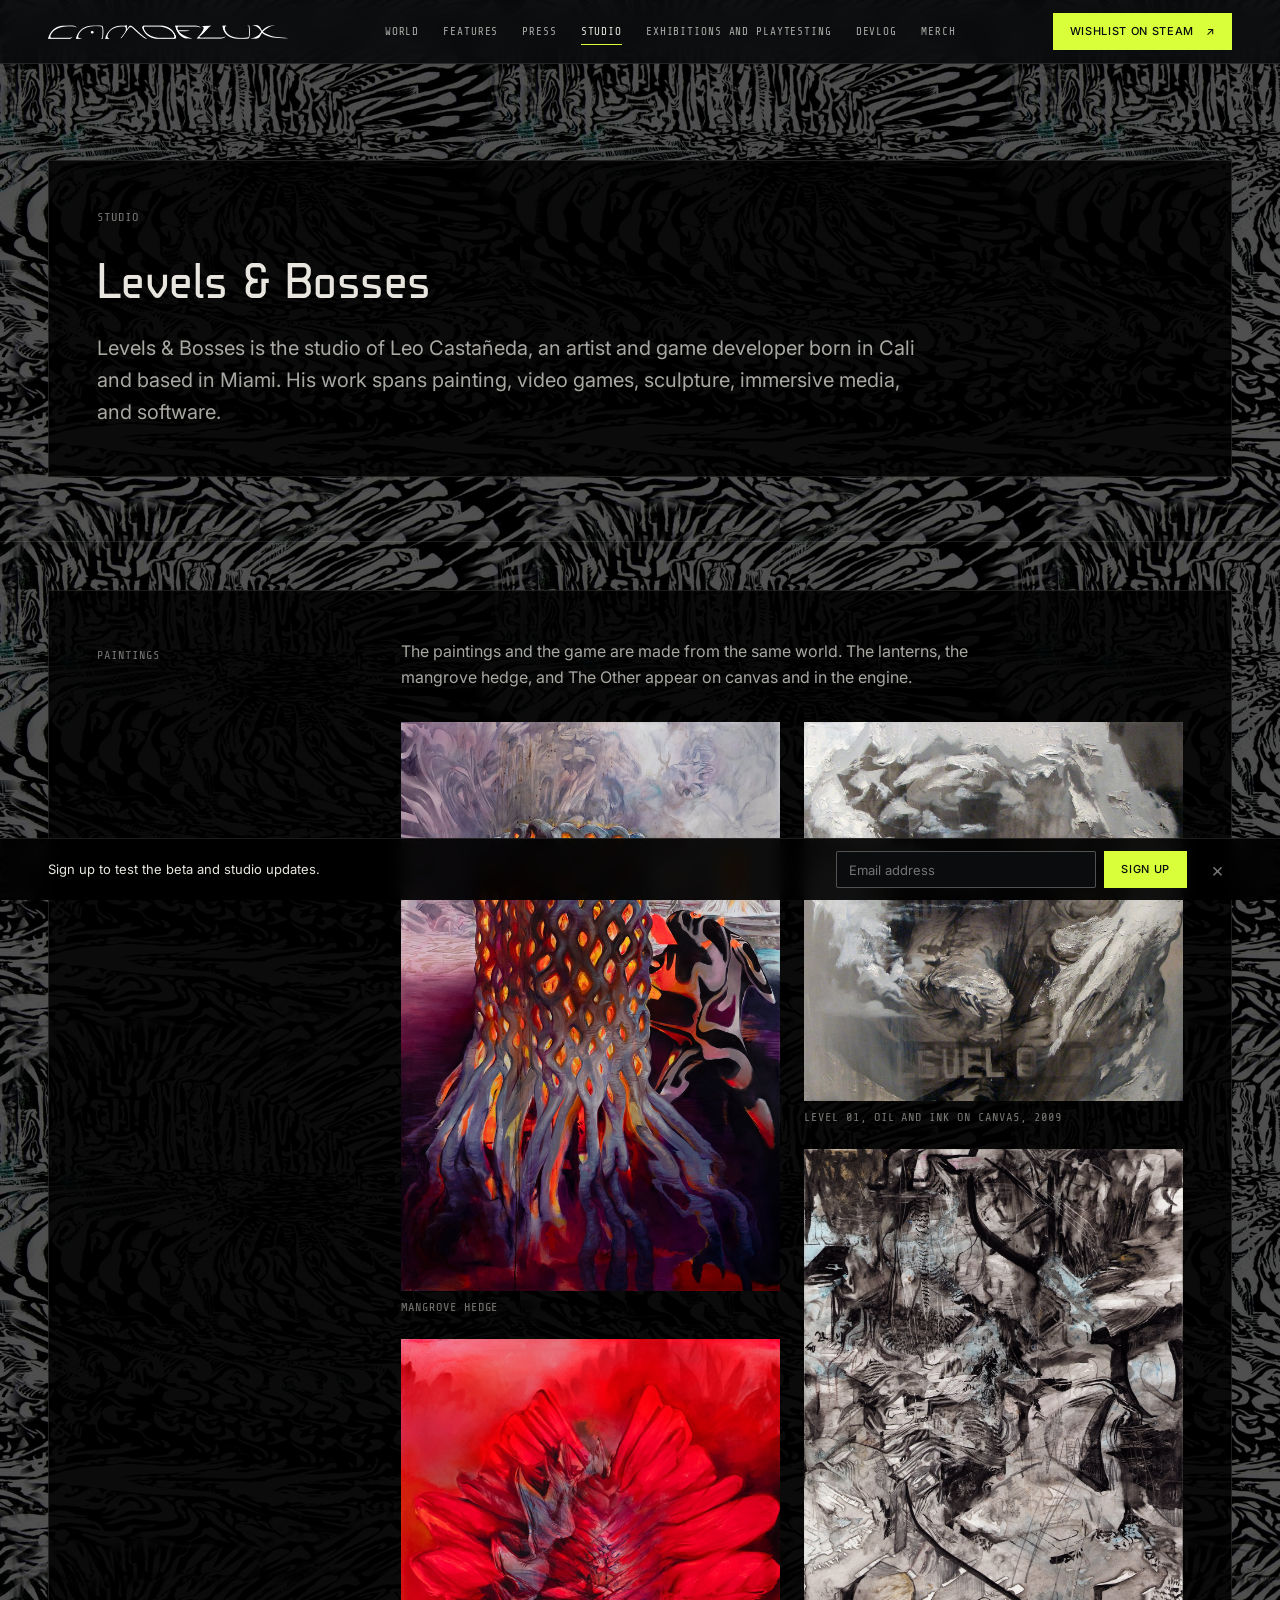
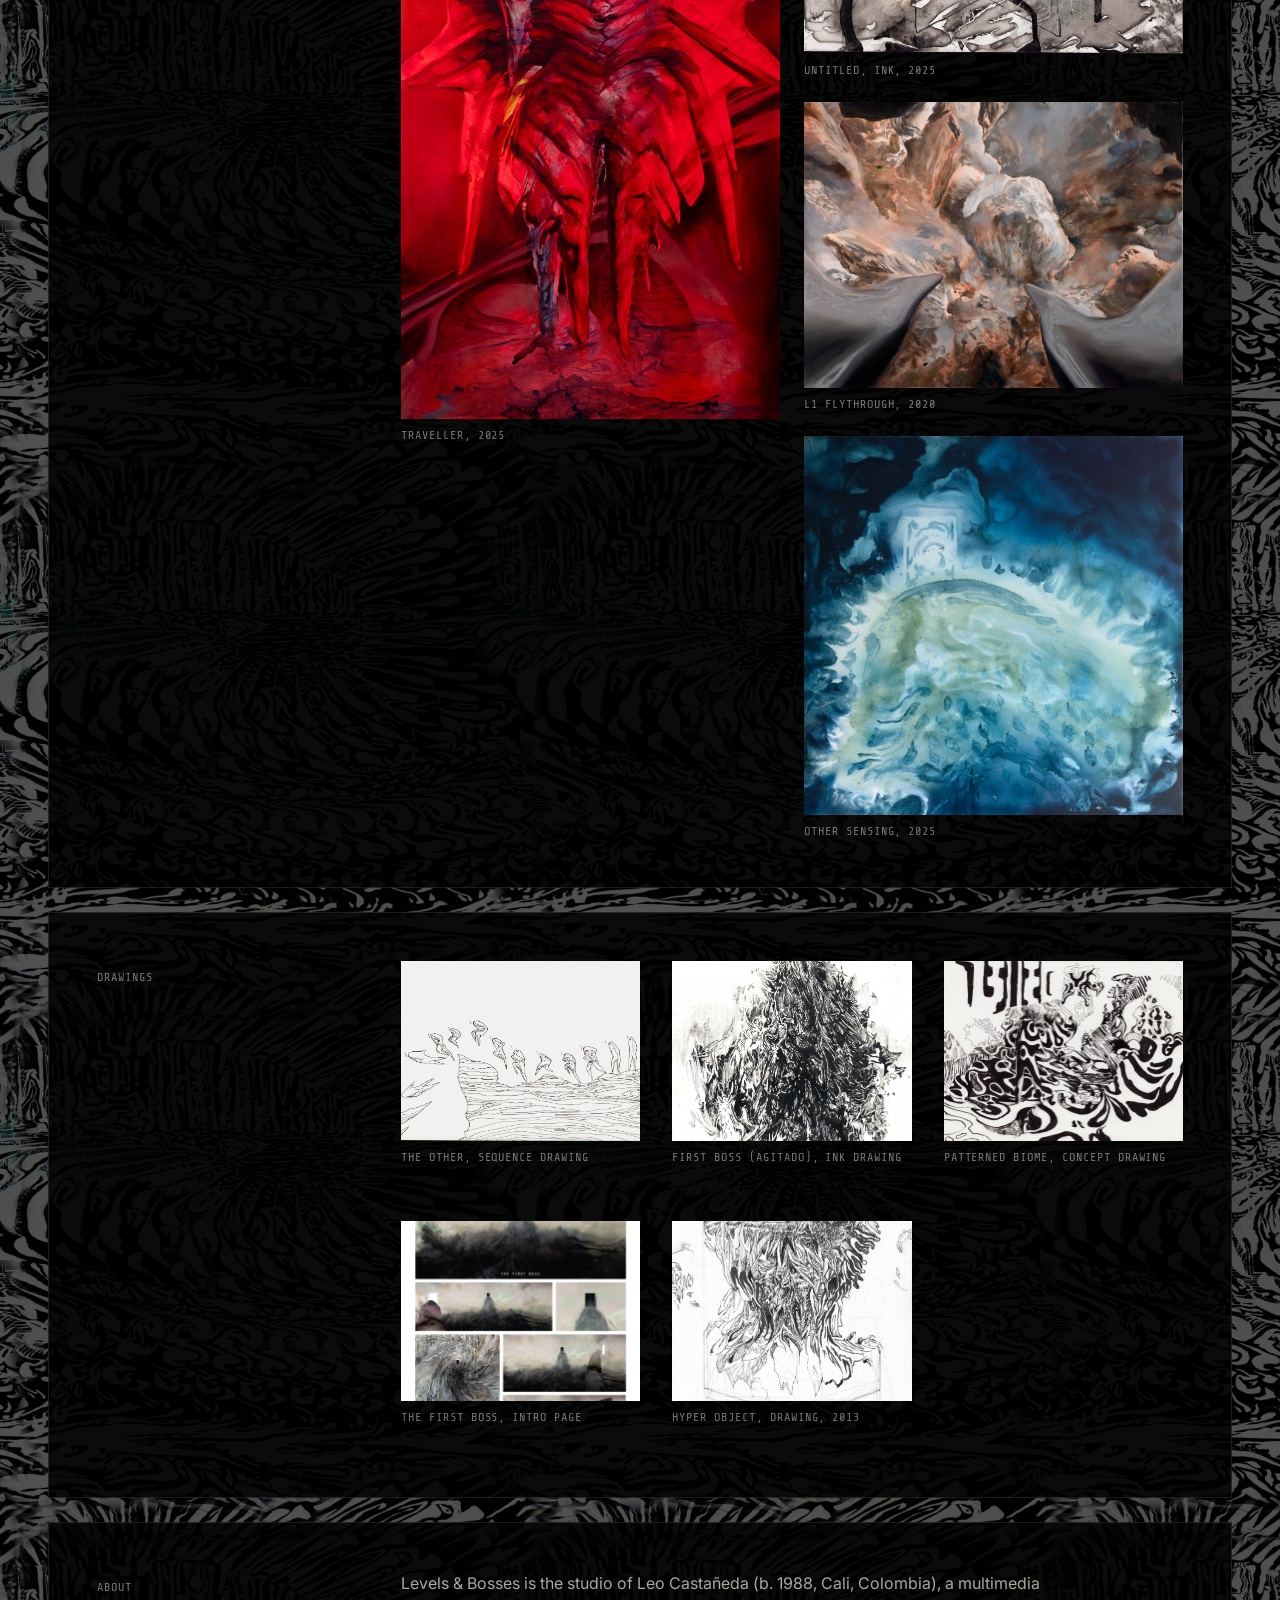
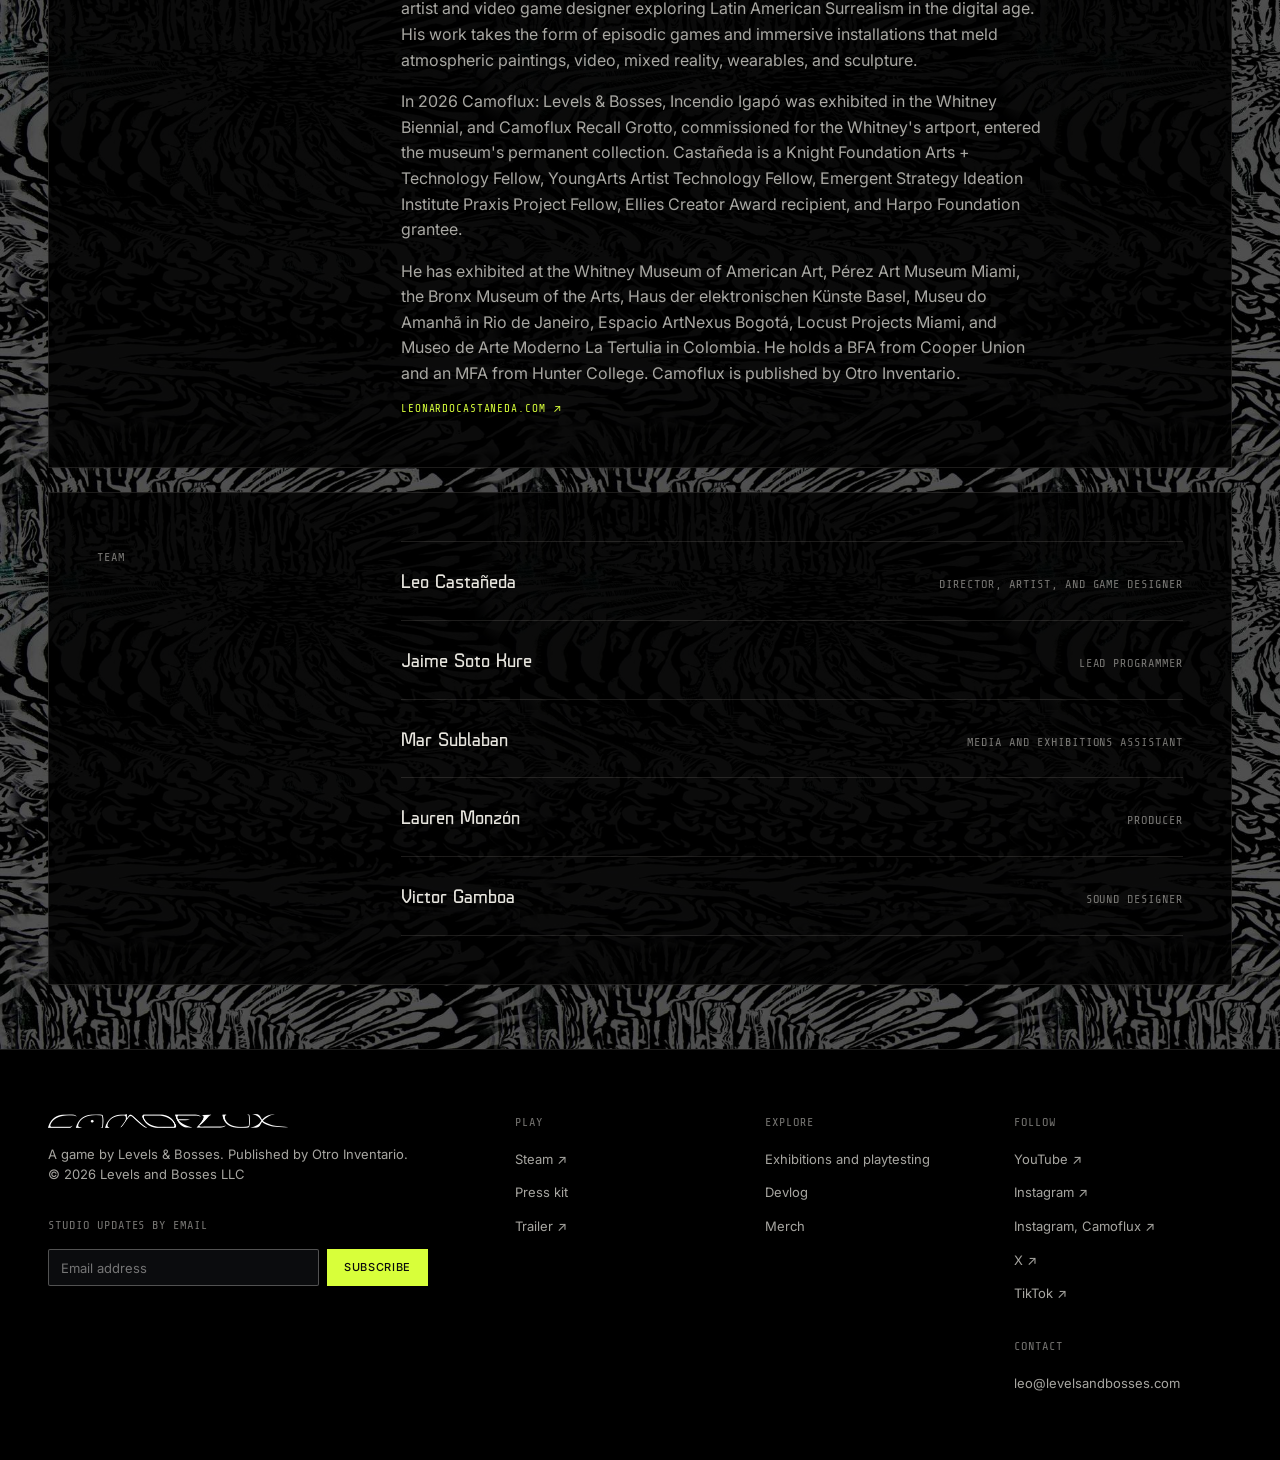
<file: studio.html>
<!DOCTYPE html>
<html lang="en">
<head>
<meta charset="UTF-8">
<meta name="viewport" content="width=device-width, initial-scale=1">
<title>Studio, Camoflux</title>
<meta name="description" content="A hand-painted, ecological stealth-exploration game. Camouflage through neo-primordial landscapes and solve environmental puzzles to reshape a cyclical cataclysm.">
<meta name="theme-color" content="#000000">
<link rel="icon" type="image/png" sizes="32x32" href="images/favicon-32.png">
<link rel="icon" type="image/png" sizes="16x16" href="images/favicon-16.png">
<link rel="apple-touch-icon" sizes="180x180" href="images/favicon-180.png">
<meta property="og:type" content="website">
<meta property="og:title" content="Studio, Camoflux">
<meta property="og:description" content="A hand-painted, ecological stealth-exploration game. Camouflage through neo-primordial landscapes and solve environmental puzzles to reshape a cyclical cataclysm.">
<meta property="og:image" content="https://www.camoflux.com/images/og.jpg">
<meta name="twitter:card" content="summary_large_image">

<link rel="preconnect" href="https://fonts.googleapis.com">
<link rel="preconnect" href="https://fonts.gstatic.com" crossorigin>
<link href="https://fonts.googleapis.com/css2?family=Inter:ital,wght@0,400;0,500;1,400&family=Share+Tech+Mono&display=swap" rel="stylesheet">

<link rel="stylesheet" href="assets/site.css">
</head>
<body>
<a class="skip" href="#main">Skip to content</a>
<header class="site-header" data-open="false">
  <div class="brand">
    <a href="index.html"><img src="images/logo-header.png" alt="Camoflux, home" width="240" height="14"></a>
  </div>
  <nav class="nav" aria-label="Main"><a href="index.html#world">World</a><a href="index.html#features">Features</a><a href="index.html#press">Press</a><a href="studio.html" aria-current="page">Studio</a><a href="exhibitions.html">Exhibitions and playtesting</a><a href="devlog.html">Devlog</a><a href="merch.html">Merch</a><a href="https://store.steampowered.com/app/897980/Camoflux_Levels__Bosses/" class="btn btn--primary btn--sm" target="_blank" rel="noopener">Wishlist on Steam <span class="ext" aria-hidden="true">↗</span><span class="sr-only"> (opens in a new tab)</span></a></nav>
  <div class="header-cta"><a href="https://store.steampowered.com/app/897980/Camoflux_Levels__Bosses/" class="btn btn--primary btn--sm" target="_blank" rel="noopener">Wishlist on Steam <span class="ext" aria-hidden="true">↗</span><span class="sr-only"> (opens in a new tab)</span></a></div>
  <button class="menu-toggle" aria-expanded="false" aria-label="Open menu"><svg viewBox="0 0 24 24" aria-hidden="true"><path d="M3 7h18M3 12h18M3 17h18" stroke="currentColor" stroke-width="1.5"/></svg></button>
</header>
<main id="main">
<section class="page-head"><div class="wrap"><div class="panel"><span class="t-meta">Studio</span><h1 class="t-h1">Levels &amp; Bosses</h1><p class="t-lead">Levels &amp; Bosses is the studio of Leo Castañeda, an artist and game developer born in Cali and based in Miami. His work spans painting, video games, sculpture, immersive media, and software.</p></div></div></section><section id="paintings" class="section"><div class="wrap"><div class="panel"><div class="split"><p class="t-meta">Paintings</p><div><div class="stack-lg"><div class="prose"><p>The paintings and the game are made from the same world. The lanterns, the mangrove hedge, and The Other appear on canvas and in the engine.</p></div><div class="paintings"><figure class="painting"><img src="images/paint-mangrove-hedge.jpg" alt="Painting of a lattice tower glowing orange from within, roots spreading into red and violet ground, beside a patterned figure." loading="lazy" data-full="images/paint-mangrove-hedge.jpg" data-caption="Mangrove Hedge"><figcaption class="t-meta">Mangrove Hedge</figcaption></figure><figure class="painting"><img src="images/paint-traveller.jpg" alt="Painting of a winged, spined figure in saturated red." loading="lazy" data-full="images/paint-traveller.jpg" data-caption="Traveller, 2025"><figcaption class="t-meta">Traveller, 2025</figcaption></figure><figure class="painting"><img src="images/paint-level-01.jpg" alt="Grey and white oil painting of clouds and rock, with the words LEVEL 0 at the bottom." loading="lazy" data-full="images/paint-level-01.jpg" data-caption="Level 01, oil and ink on canvas, 2009"><figcaption class="t-meta">Level 01, oil and ink on canvas, 2009</figcaption></figure><figure class="painting"><img src="images/paint-ink-2025.jpg" alt="Gestural black and grey ink painting with scraped lines and pale blue washes." loading="lazy" data-full="images/paint-ink-2025.jpg" data-caption="Untitled, ink, 2025"><figcaption class="t-meta">Untitled, ink, 2025</figcaption></figure><figure class="painting"><img src="images/paint-l1-flythrough.jpg" alt="Painting of a rust and grey cavern seen past two smooth grey forms in the foreground." loading="lazy" data-full="images/paint-l1-flythrough.jpg" data-caption="L1 Flythrough, 2020"><figcaption class="t-meta">L1 Flythrough, 2020</figcaption></figure><figure class="painting"><img src="images/paint-other-sensing.jpg" alt="Blue and green wash painting of a glowing field under a dark sky." loading="lazy" data-full="images/paint-other-sensing.jpg" data-caption="Other Sensing, 2025"><figcaption class="t-meta">Other Sensing, 2025</figcaption></figure></div></div></div></div></div></div></section><section id="drawings" class="section"><div class="wrap"><div class="panel"><div class="split"><p class="t-meta">Drawings</p><div><div class="grid grid--3"><figure class="painting sketch"><div class="media ar-4x3" data-src="images/draw-other-sequence.jpg" data-full="images/draw-other-sequence.jpg" data-caption="The Other, sequence drawing"><div class="media__img" role="img" aria-label="Line drawing of The Other in a sequence of poses rising from a banded landscape."></div><div class="media__status"><span class="t-meta">Image unavailable</span></div><noscript><img src="images/draw-other-sequence.jpg" alt="Line drawing of The Other in a sequence of poses rising from a banded landscape."></noscript></div><figcaption class="t-meta">The Other, sequence drawing</figcaption></figure><figure class="painting sketch"><div class="media ar-4x3" data-src="images/draw-first-boss.jpg" data-full="images/draw-first-boss.jpg" data-caption="First Boss (agitado), ink drawing"><div class="media__img" role="img" aria-label="Ink drawing of a dark, flame-like mass rising to a small rectangular summit."></div><div class="media__status"><span class="t-meta">Image unavailable</span></div><noscript><img src="images/draw-first-boss.jpg" alt="Ink drawing of a dark, flame-like mass rising to a small rectangular summit."></noscript></div><figcaption class="t-meta">First Boss (agitado), ink drawing</figcaption></figure><figure class="painting sketch"><div class="media ar-4x3" data-src="images/draw-patterned-biome.jpg" data-full="images/draw-patterned-biome.jpg" data-caption="Patterned biome, concept drawing"><div class="media__img" role="img" aria-label="Black ink drawing of a landscape built from bold biomorphic patterns."></div><div class="media__status"><span class="t-meta">Image unavailable</span></div><noscript><img src="images/draw-patterned-biome.jpg" alt="Black ink drawing of a landscape built from bold biomorphic patterns."></noscript></div><figcaption class="t-meta">Patterned biome, concept drawing</figcaption></figure><figure class="painting sketch"><div class="media ar-4x3" data-src="images/draw-boss-intro.jpg" data-full="images/draw-boss-intro.jpg" data-caption="The First Boss, intro page"><div class="media__img" role="img" aria-label="Comic page introducing the First Boss: a dark mountain topped by a doorway in pale fog, captioned THE FIRST BOSS and NO ESCAPE."></div><div class="media__status"><span class="t-meta">Image unavailable</span></div><noscript><img src="images/draw-boss-intro.jpg" alt="Comic page introducing the First Boss: a dark mountain topped by a doorway in pale fog, captioned THE FIRST BOSS and NO ESCAPE."></noscript></div><figcaption class="t-meta">The First Boss, intro page</figcaption></figure><figure class="painting sketch"><div class="media ar-4x3" data-src="images/draw-hyper-object.jpg" data-full="images/draw-hyper-object.jpg" data-caption="Hyper Object, drawing, 2013"><div class="media__img" role="img" aria-label="Pencil and ink drawing of a dense organic form set inside a perspective box."></div><div class="media__status"><span class="t-meta">Image unavailable</span></div><noscript><img src="images/draw-hyper-object.jpg" alt="Pencil and ink drawing of a dense organic form set inside a perspective box."></noscript></div><figcaption class="t-meta">Hyper Object, drawing, 2013</figcaption></figure></div></div></div></div></div></section><section id="about" class="section"><div class="wrap"><div class="panel"><div class="split"><p class="t-meta">About</p><div><div class="stack"><div class="prose"><p>Levels & Bosses is the studio of Leo Castañeda (b. 1988, Cali, Colombia), a multimedia artist and video game designer exploring Latin American Surrealism in the digital age. His work takes the form of episodic games and immersive installations that meld atmospheric paintings, video, mixed reality, wearables, and sculpture.</p><p>In 2026 Camoflux: Levels & Bosses, Incendio Igapó was exhibited in the Whitney Biennial, and Camoflux Recall Grotto, commissioned for the Whitney's artport, entered the museum's permanent collection. Castañeda is a Knight Foundation Arts + Technology Fellow, YoungArts Artist Technology Fellow, Emergent Strategy Ideation Institute Praxis Project Fellow, Ellies Creator Award recipient, and Harpo Foundation grantee.</p><p>He has exhibited at the Whitney Museum of American Art, Pérez Art Museum Miami, the Bronx Museum of the Arts, Haus der elektronischen Künste Basel, Museu do Amanhã in Rio de Janeiro, Espacio ArtNexus Bogotá, Locust Projects Miami, and Museo de Arte Moderno La Tertulia in Colombia. He holds a BFA from Cooper Union and an MFA from Hunter College. Camoflux is published by Otro Inventario.</p></div><a href="https://leonardocastaneda.com/" class="link" target="_blank" rel="noopener">leonardocastaneda.com <span class="ext" aria-hidden="true">↗</span><span class="sr-only"> (opens in a new tab)</span></a></div></div></div></div></div></section><section id="team" class="section"><div class="wrap"><div class="panel"><div class="split"><p class="t-meta">Team</p><div><div class="rows"><div><div><h3 class="t-h3">Leo Castañeda</h3></div><span class="t-meta">Director, artist, and game designer</span></div><div><div><h3 class="t-h3">Jaime Soto Kure</h3></div><span class="t-meta">Lead programmer</span></div><div><div><h3 class="t-h3">Mar Sublaban</h3></div><span class="t-meta">Media and exhibitions assistant</span></div><div><div><h3 class="t-h3">Lauren Monzón</h3></div><span class="t-meta">Producer</span></div><div><div><h3 class="t-h3">Victor Gamboa</h3></div><span class="t-meta">Sound designer</span></div></div></div></div></div></div></section>
</main>
<footer class="site-footer"><div class="wrap cols">
  <div>
    <img src="images/logo-header.png" alt="Camoflux" width="240" height="14">
    <p class="t-small">A game by Levels &amp; Bosses. Published by Otro Inventario.</p>
    <p class="t-small">© 2026 Levels and Bosses LLC</p>
    <div class="footer-signup">
    <p class="t-meta">Studio updates by email</p>
    <form class="newsletter newsletter--sm" action="https://levelsandbosses.us14.list-manage.com/subscribe/post?u=f9429a4b084d0b1f6683d0556&amp;id=0af6ba98d5&amp;f_id=00bcbee5f0" method="post" target="_blank" novalidate data-mailchimp>
      <label class="sr-only" for="mce-EMAIL-footer">Email address</label>
      <input id="mce-EMAIL-footer" type="email" name="EMAIL" required placeholder="Email address" autocomplete="email">
      <input type="hidden" name="tags" value="40243690">
      <div class="sr-only" aria-hidden="true"><input type="text" name="b_f9429a4b084d0b1f6683d0556_0af6ba98d5" tabindex="-1" value=""></div>
      <button class="btn btn--primary btn--sm" type="submit">Subscribe</button>
    </form>
    <p class="form-msg t-small" role="status" aria-live="polite"></p>
  </div>
  </div>
  <div><p class="t-meta">Play</p><ul>
    <li><a href="https://store.steampowered.com/app/897980/Camoflux_Levels__Bosses/" target="_blank" rel="noopener">Steam <span class="ext" aria-hidden="true">↗</span><span class="sr-only"> (opens in a new tab)</span></a></li>
    <li><a href="presskit.html">Press kit</a></li>
    <li><a href="https://www.youtube.com/watch?v=uhkBJS_n7Qc" target="_blank" rel="noopener">Trailer <span class="ext" aria-hidden="true">↗</span><span class="sr-only"> (opens in a new tab)</span></a></li>
  </ul></div>
  <div><p class="t-meta">Explore</p><ul>
    <li><a href="exhibitions.html">Exhibitions and playtesting</a></li>
    <li><a href="devlog.html">Devlog</a></li>
    <li><a href="merch.html">Merch</a></li>
  </ul></div>
  <div><p class="t-meta">Follow</p><ul><li><a href="https://www.youtube.com/@levelsandbosses" target="_blank" rel="noopener">YouTube <span class="ext" aria-hidden="true">↗</span><span class="sr-only"> (opens in a new tab)</span></a></li><li><a href="https://www.instagram.com/levelsandbosses/" target="_blank" rel="noopener">Instagram <span class="ext" aria-hidden="true">↗</span><span class="sr-only"> (opens in a new tab)</span></a></li><li><a href="https://www.instagram.com/camo.flux/" target="_blank" rel="noopener">Instagram, Camoflux <span class="ext" aria-hidden="true">↗</span><span class="sr-only"> (opens in a new tab)</span></a></li><li><a href="https://x.com/LevelsandBosses" target="_blank" rel="noopener">X <span class="ext" aria-hidden="true">↗</span><span class="sr-only"> (opens in a new tab)</span></a></li><li><a href="https://www.tiktok.com/@levelsandbosses" target="_blank" rel="noopener">TikTok <span class="ext" aria-hidden="true">↗</span><span class="sr-only"> (opens in a new tab)</span></a></li></ul>
    <p class="t-meta">Contact</p><ul><li><a href="mailto:leo@levelsandbosses.com">leo@levelsandbosses.com</a></li></ul></div>
</div></footer>
<aside class="signup-bar" id="signup-bar" aria-label="Sign up">
  <div class="signup-bar__inner">
    <p class="signup-bar__text">Sign up to test the beta and studio updates.</p>
    <form class="newsletter newsletter--bar" action="https://levelsandbosses.us14.list-manage.com/subscribe/post?u=f9429a4b084d0b1f6683d0556&amp;id=0af6ba98d5&amp;f_id=00bcbee5f0" method="post" target="_blank" novalidate data-mailchimp>
      <label class="sr-only" for="mce-EMAIL-bar">Email address</label>
      <input id="mce-EMAIL-bar" type="email" name="EMAIL" required placeholder="Email address" autocomplete="email">
      <input type="hidden" name="tags" value="40243690">
      <div class="sr-only" aria-hidden="true"><input type="text" name="b_f9429a4b084d0b1f6683d0556_0af6ba98d5" tabindex="-1" value=""></div>
      <button class="btn btn--primary btn--sm" type="submit">Sign up</button>
    </form>
    <p class="form-msg t-small" role="status" aria-live="polite"></p>
    <button class="signup-bar__close" type="button" aria-label="Close sign-up bar">×</button>
  </div>
</aside>
<div class="shotbox" id="lightbox" data-open="false" role="dialog" aria-modal="true" aria-label="Image">
  <div class="shotbox__frame"><button class="shotbox__close btn btn--ghost btn--sm">Close</button><div class="shotbox__stage"></div><p class="shotbox__cap t-meta"></p></div>
</div>

<script src="assets/site.js" defer></script>

</body>
</html>
</file>
<file: assets/site.css>
/* =====================================================================
   CAMOFLUX DESIGN SYSTEM: VOID SIGNAL
   Every value below the token block references a token.
   If you need a new value, add a token first.
   ===================================================================== */

:root {
  /* ---- Color: 1 background family, 3 text levels, 1 accent ---- */
  --c-bg:          #000000;
  --c-panel:       rgba(0, 0, 0, 0.86);   /* reading surface over the ink ground */
  --c-surface:     #0b0c0e;
  --c-surface-2:   #15171a;
  --c-line:        rgba(232, 230, 223, 0.12);
  --c-line-strong: rgba(232, 230, 223, 0.32);
  --c-text:        #e8e6df;
  --c-text-2:      rgba(232, 230, 223, 0.72);
  --c-text-3:      rgba(232, 230, 223, 0.50);
  --c-accent:      #d8ff3a;
  --c-accent-hover:#e6ff7a;
  --c-on-accent:   #0a0b0d;
  --c-scrim:       rgba(0, 0, 0, 0.78);    /* all overlays are pure black */
  --c-error:       #ff8a7a;

  /* ---- Type families ---- */
  --f-display: 'Technical Standard VP', 'Chakra Petch', system-ui, sans-serif;  /* headings */
  --f-sans:  'Inter', system-ui, -apple-system, sans-serif;                        /* reading */
  --f-mono:  'Share Tech Mono', ui-monospace, monospace;   /* metadata; replaced by AB-24h when the Adobe kit is set */
  --f-quote: 'Inter', system-ui, sans-serif;               /* quotes: Inter Italic */

  /* ---- Type scale (8 steps, nothing else) ---- */
  --t-meta:    11px;                         /* mono metadata only */
  --t-small:   13px;
  --t-body:    16px;
  --t-lead:    20px;
  --t-h3:      22px;
  --t-h2:      clamp(28px, 3.2vw, 40px);
  --t-h1:      clamp(36px, 5vw, 56px);
  --t-display: clamp(40px, 7vw, 80px);       /* hero only */

  /* ---- Weights: two ---- */
  --w-regular: 400;
  --w-medium:  500;

  /* ---- Line heights: three ---- */
  --lh-tight: 1.05;   /* display, h1, h2 */
  --lh-snug:  1.35;   /* h3, quotes, buttons */
  --lh-body:  1.6;    /* all running text */

  /* ---- Tracking ---- */
  --ls-display: -0.01em;
  --ls-heading: 0;
  --ls-mono:     0.08em;

  /* ---- Spacing (4px base) ---- */
  --s-1: 4px;  --s-2: 8px;  --s-3: 12px; --s-4: 16px; --s-5: 24px;
  --s-6: 32px; --s-7: 48px; --s-8: 64px; --s-9: 96px; --s-10: 128px;

  --gutter:    var(--s-7);
  --section-y: var(--s-9);
  --label-col: 240px;
  --measure:   64ch;
  --header-h:  64px;

  /* ---- Radius: three values ---- */
  --r-0:     0;        /* surfaces, media, buttons */
  --r-1:     2px;      /* badges, inputs */
  --r-round: 999px;    /* dots, circular controls */

  /* ---- Motion ---- */
  --ease-out:    cubic-bezier(0.2, 0.6, 0.2, 1);
  --ease-in-out: cubic-bezier(0.65, 0, 0.35, 1);
  --dur-fast: 160ms;
  --dur-base: 280ms;
  --dur-slow: 700ms;
  --stagger:  90ms;
  --lift:     3px;     /* max hover lift anywhere */
}

@media (max-width: 900px) {
  :root { --gutter: var(--s-5); --section-y: var(--s-8); }
}

@font-face { font-family: 'Technical Standard VP'; src: url('fonts/TechnicalStandardVP.otf') format('opentype'); font-display: swap; }

/* ---- Base ---- */
*, *::before, *::after { box-sizing: border-box; margin: 0; padding: 0; }
html { scroll-behavior: smooth; -webkit-text-size-adjust: 100%; }
html { background: var(--c-bg) url('ui/ground-ink.jpg') 0 0 / 520px repeat; }
body {
  background: transparent; color: var(--c-text);
  font: var(--w-regular) var(--t-body)/var(--lh-body) var(--f-sans);
  -webkit-font-smoothing: antialiased;
}
img { display: block; max-width: 100%; }
a { color: inherit; text-decoration: none; }
button { font: inherit; color: inherit; background: none; border: 0; cursor: pointer; }
:focus-visible { outline: 2px solid var(--c-accent); outline-offset: 3px; }
[id] { scroll-margin-top: calc(var(--header-h) + var(--s-4)); }
.sr-only { position: absolute; width: 1px; height: 1px; overflow: hidden; clip: rect(0 0 0 0); white-space: nowrap; }
.skip { position: absolute; left: var(--s-4); top: -100px; z-index: 100; background: var(--c-accent); color: var(--c-on-accent); padding: var(--s-2) var(--s-4); }
.skip:focus { top: var(--s-4); }

/* ---- Type roles ---- */
.t-display { font: var(--w-regular) var(--t-display)/var(--lh-tight) var(--f-display); letter-spacing: var(--ls-display); }
.t-h1  { font: var(--w-regular) var(--t-h1)/var(--lh-tight) var(--f-display); letter-spacing: var(--ls-display); }
.t-h2  { font: var(--w-regular) var(--t-h2)/var(--lh-tight) var(--f-display); letter-spacing: var(--ls-heading); }
.t-h3  { font: var(--w-regular) var(--t-h3)/var(--lh-snug) var(--f-display); letter-spacing: var(--ls-heading); }
.t-lead  { font-size: var(--t-lead); line-height: var(--lh-body); color: var(--c-text-2); max-width: var(--measure); }
.t-body  { font-size: var(--t-body); line-height: var(--lh-body); color: var(--c-text-2); }
.t-small { font-size: var(--t-small); line-height: var(--lh-body); color: var(--c-text-2); }
.t-meta  { white-space: nowrap; font: var(--w-regular) 12px/var(--lh-snug) var(--f-mono); letter-spacing: var(--ls-mono); text-transform: uppercase; color: var(--c-text-3); }
.t-quote { font: italic var(--w-regular) var(--t-small)/1.5 var(--f-quote); color: var(--c-text); }   /* quotes set small, like marginalia */
/* AB-24h has no accented letters: the build wraps them in .acc and they are set in the display face at matching height. */
.has-ab24 .acc { font-family: var(--f-display); font-size: 1.24em; line-height: 0; }
.t-quote--lg { font-size: var(--t-h2); }
.accent { color: var(--c-accent); }
p.t-meta, .card .t-meta, .facts .t-meta { white-space: normal; }

.prose { max-width: var(--measure); }
.prose p { font-size: var(--t-body); line-height: var(--lh-body); color: var(--c-text-2); }
.prose p + p { margin-top: var(--s-4); }
.prose a { color: var(--c-text); text-decoration: underline; text-decoration-color: var(--c-line-strong); text-underline-offset: 3px; transition: text-decoration-color var(--dur-fast) var(--ease-out); }
.prose a:hover { text-decoration-color: var(--c-accent); }
.stack > * + * { margin-top: var(--s-4); }
.stack-lg > * + * { margin-top: var(--s-6); }

/* ---- Layout ---- */
.wrap { padding-inline: var(--gutter); max-width: 1520px; margin-inline: auto; }
.section { padding-block: var(--section-y); }
.section--alt { background: transparent; }
.panel { background: var(--c-panel); border: 1px solid var(--c-line); padding: var(--s-7); }
.section { padding-block: var(--s-5); }
.section:first-of-type, .page-head + .section { padding-top: var(--s-7); }
main > .section:last-of-type { padding-bottom: var(--s-8); }
@media (max-width: 900px) { .panel { padding: var(--s-5); } }
.section + .section:not(.section--alt) { padding-top: 0; }
.section--alt + .section:not(.section--alt) { padding-top: var(--section-y); }
.split { display: grid; grid-template-columns: var(--label-col) minmax(0, 1fr); gap: var(--s-8); }
.split > .t-meta { padding-top: var(--s-2); }
.grid { display: grid; gap: var(--s-6); }
.grid--2 { grid-template-columns: repeat(2, minmax(0, 1fr)); }
.grid--3 { grid-template-columns: repeat(3, minmax(0, 1fr)); }
.row-head { display: flex; justify-content: space-between; align-items: baseline; gap: var(--s-4); margin-bottom: var(--s-6); }
.hairline { border: 0; border-top: 1px solid var(--c-line); }

@media (max-width: 900px) {
  .split { grid-template-columns: 1fr; gap: var(--s-4); }
  .grid--3 { grid-template-columns: repeat(2, minmax(0, 1fr)); }
}
@media (max-width: 640px) {
  .grid--2, .grid--3 { grid-template-columns: 1fr; }
}

/* ---- Header ---- */
.site-header {
  position: sticky; top: 0; z-index: 50; height: var(--header-h); background: rgba(0, 0, 0, 0.9);
  display: flex; align-items: center; justify-content: space-between; gap: var(--s-5);
  padding-inline: var(--gutter);
  background: rgba(10, 11, 13, 0.88); backdrop-filter: blur(12px);
  border-bottom: 1px solid var(--c-line);
}
.brand { display: flex; align-items: center; gap: var(--s-4); }
.brand img { height: 14px; width: auto; }
.nav { display: flex; gap: var(--s-5); }
.nav a {
  font: var(--t-meta)/1 var(--f-mono); letter-spacing: var(--ls-mono); text-transform: uppercase;
  color: var(--c-text-2); padding-block: var(--s-2);
  background: linear-gradient(var(--c-accent), var(--c-accent)) left bottom / 0 1px no-repeat;
  transition: color var(--dur-fast) var(--ease-out), background-size var(--dur-base) var(--ease-out);
}
.nav a:hover, .nav a[aria-current="page"] { color: var(--c-text); background-size: 100% 1px; }
.menu-toggle { display: none; width: 40px; height: 40px; align-items: center; justify-content: center; }
.menu-toggle svg { width: 20px; height: 20px; }
.header-cta { flex-shrink: 0; }

@media (max-width: 1080px) {
  .nav, .header-cta { display: none; }
  .menu-toggle { display: inline-flex; }
  .site-header[data-open="true"] .nav {
    display: flex; flex-direction: column; gap: 0;
    position: absolute; top: var(--header-h); left: 0; right: 0;
    background: var(--c-bg); border-bottom: 1px solid var(--c-line);
    padding: var(--s-2) var(--gutter) var(--s-5);
  }
  .site-header[data-open="true"] .nav a { font-size: var(--t-small); padding-block: var(--s-3); border-bottom: 1px solid var(--c-line); background: none; }
  .site-header[data-open="true"] .nav .btn { margin-top: var(--s-4); border-bottom: 0; }
}
@media (min-width: 1081px) { .nav .btn { display: none; } }

/* ---- Buttons ---- */
.btn {
  display: inline-flex; align-items: center; justify-content: center; gap: var(--s-3);
  position: relative; overflow: hidden;
  padding: var(--s-4) var(--s-5); border-radius: var(--r-0); border: 1px solid transparent;
  font: var(--w-medium) var(--t-small)/1 var(--f-sans); letter-spacing: 0.06em; text-transform: uppercase;
  transition: transform var(--dur-base) var(--ease-out), background-color var(--dur-base) var(--ease-out),
              color var(--dur-base) var(--ease-out), border-color var(--dur-base) var(--ease-out);
}
.btn:hover { transform: translateY(-2px); }
.btn:active { transform: translateY(0); }
.btn--sm { padding: var(--s-3) var(--s-4); font-size: var(--t-meta); }
.btn--primary { background: var(--c-accent); color: var(--c-on-accent); }
.btn--primary:hover { background: var(--c-accent-hover); }
/* Ghost: visibly filled at rest, inverts to solid on hover. No glow. */
.btn--ghost { background: rgba(232, 230, 223, 0.08); border-color: var(--c-line-strong); color: var(--c-text); }
.btn--ghost:hover { background: var(--c-text); border-color: var(--c-text); color: var(--c-on-accent); }
.btn .icon { width: 1em; height: 1em; flex-shrink: 0; }
.btn[aria-busy="true"] { cursor: progress; transform: none; }
.btn[aria-busy="true"]::after {
  content: ""; position: absolute; left: 0; bottom: 0; height: 2px; width: 100%;
  background: currentColor; transform-origin: left; animation: progress 1.1s var(--ease-in-out) infinite;
}
@keyframes progress { 0% { transform: scaleX(0); } 60% { transform: scaleX(1); } 100% { transform: scaleX(1); opacity: 0; } }
.actions { display: flex; flex-wrap: wrap; gap: var(--s-3); }
@media (max-width: 640px) { .actions .btn { flex: 1 1 100%; } }

.link { display: inline-flex; align-items: center; gap: var(--s-2); font: var(--t-meta)/1 var(--f-mono); letter-spacing: var(--ls-mono); text-transform: uppercase; color: var(--c-accent); }
.link:hover { text-decoration: underline; text-underline-offset: 4px; }
.ext { font-family: var(--f-sans); letter-spacing: 0; }   /* ↗ marks links that leave the site */

/* ---- Corner frame ---- */
.frame { position: absolute; inset: var(--s-5); pointer-events: none; z-index: 2; }
.frame i { position: absolute; width: 14px; height: 14px; border: 0 solid var(--c-line-strong); }
.frame i:nth-child(1) { top: 0; left: 0;  border-top-width: 1px; border-left-width: 1px; }
.frame i:nth-child(2) { top: 0; right: 0; border-top-width: 1px; border-right-width: 1px; }
.frame i:nth-child(3) { bottom: 0; left: 0;  border-bottom-width: 1px; border-left-width: 1px; }
.frame i:nth-child(4) { bottom: 0; right: 0; border-bottom-width: 1px; border-right-width: 1px; }

/* ---- Hero ---- */
.hero { position: relative; min-height: clamp(560px, 88vh, 880px); display: flex; align-items: flex-end; overflow: hidden; }
.hero__media { position: absolute; inset: 0; background-size: cover; background-position: center; }
.hero__media video { width: 100%; height: 100%; object-fit: cover; }
.hero::after { content: ""; position: absolute; inset: 0; pointer-events: none;
  background: linear-gradient(90deg, rgba(0,0,0,0.88) 0%, rgba(0,0,0,0.55) 38%, rgba(0,0,0,0) 65%), linear-gradient(0deg, #000 0%, rgba(0,0,0,0) 35%); }
/* 3D hero: poster until the scene is live; the scene fades in over it. */
.hero--3d { background: #000; }
.hero__poster { position: absolute; inset: 0; background-size: cover; background-position: 62% 55%; transition: opacity var(--dur-slow) var(--ease-out); }
.hero--3d canvas { position: absolute; inset: 0; width: 100%; height: 100%; display: block; opacity: 0; transition: opacity var(--dur-slow) var(--ease-out); }
.hero--3d.is-live canvas { opacity: 1; }
.hero--3d.is-live .hero__poster { opacity: 0; }
.hero--3d.is-still canvas, .hero--3d.is-still .hero__progress, .hero--3d.is-still .hero__footage { display: none; }
.hero__progress { position: absolute; z-index: 4; top: 0; left: 0; height: 2px; width: 0; background: var(--c-accent); transition: width 200ms var(--ease-out), opacity 400ms var(--ease-out); }
.hero__keys { position: absolute; z-index: 4; right: var(--s-5); bottom: var(--s-5); display: flex; gap: var(--s-2); }
.hero__keys .btn:not(:focus-visible) { position: absolute; width: 1px; height: 1px; overflow: hidden; clip: rect(0 0 0 0); white-space: nowrap; padding: 0; border: 0; }
.shotbox { position: fixed; inset: 0; z-index: 200; display: none; align-items: center; justify-content: center; padding: var(--gutter); background: rgba(0, 0, 0, 0.94); }
.shotbox[data-open="true"] { display: flex; animation: fade var(--dur-base) var(--ease-out); }
.shotbox__frame { position: relative; width: min(1280px, 100%); }
.shotbox__stage img, .shotbox__stage video { display: block; width: 100%; max-height: 78vh; object-fit: contain; background: #000; }
.shotbox__cap { margin-top: var(--s-3); }
.shotbox__close { position: absolute; top: calc(var(--s-6) * -1 - var(--s-2)); right: 0; }
.hud { position: absolute; z-index: 3; top: var(--s-5); width: 104px; opacity: 0.85; pointer-events: none; }
.hud--l { left: var(--s-5); } .hud--r { right: var(--s-5); }
.hero__hint { position: absolute; z-index: 3; right: var(--s-5); bottom: var(--s-5); max-width: 300px; white-space: normal; text-align: right; color: var(--c-text-3); line-height: 1.6; }
.hero--3d { touch-action: pan-y; -webkit-touch-callout: none; user-select: none; }
@media (max-width: 720px) { .hero__hint { display: none; } }
.level-label { position: absolute; z-index: 5; pointer-events: none; color: var(--c-text); opacity: 0; transition: opacity 200ms var(--ease-out); }
.level-label[data-show="true"] { opacity: 1; }
.hero .hero__body { transition: opacity 400ms var(--ease-out); }
.hero.is-looking .hero__body { opacity: 0.08; }
.hero.is-looking { cursor: grabbing; }
.hero__footage { position: absolute; z-index: 3; top: calc(var(--s-5) + 16px); left: 150px; color: var(--c-text-2); }
.hero__body .t-meta { display: block; }
.hero--3d .hero__logo { width: min(620px, 100%); }
.hero--3d .hero__body { max-width: 640px; }
@media (max-width: 720px) { .hud { width: 64px; } .hero__footage { left: 96px; top: var(--s-5); } }
.hero__hud { position: absolute; z-index: 3; top: calc(var(--s-5) + var(--s-4)); left: calc(var(--s-5) + var(--s-5)); right: calc(var(--s-5) + var(--s-5)); display: flex; justify-content: space-between; }
.hero__hud .t-meta { color: var(--c-text-2); }
.hero__body { position: relative; z-index: 3; width: 100%; padding: 0 var(--gutter) var(--s-9); }
.hero__logo { width: min(880px, 100%); height: auto; margin-bottom: var(--s-6); }
.hero__body .t-lead { margin-bottom: var(--s-6); color: var(--c-text); max-width: 46ch; }
@media (max-width: 640px) {
  .hero::after { background: linear-gradient(180deg, rgba(10,11,13,0.5) 0%, rgba(10,11,13,0.2) 25%, rgba(10,11,13,0.85) 55%, var(--c-bg) 100%); }
  .hero__hud > :last-child { display: none; }
  .hero__body { padding-bottom: var(--s-8); }
}
.hero--page { min-height: clamp(360px, 52vh, 520px); }

/* One orchestrated entrance: hero only. */
.seq > * { opacity: 0; transform: translateY(12px); animation: rise var(--dur-slow) var(--ease-out) forwards; animation-delay: calc(200ms + var(--i, 0) * var(--stagger) * 2); }
@keyframes rise { to { opacity: 1; transform: none; } }

/* ---- Page head (all subpages share this) ---- */
.page-head { padding-block: var(--s-9) var(--s-8); border-bottom: 1px solid var(--c-line); }
.page-head .t-meta { margin-bottom: var(--s-5); display: block; }
.page-head .t-h1 { max-width: 18ch; margin-bottom: var(--s-5); }

/* ---- Facts / status ---- */
.facts { background: var(--c-panel); display: grid; grid-template-columns: repeat(auto-fit, minmax(160px, 1fr)); border-block: 1px solid var(--c-line); }
.facts > div { padding: var(--s-4) var(--s-5); }
.facts > div + div { border-left: 1px solid var(--c-line); }
.facts dd { font-size: var(--t-small); color: var(--c-text); margin-top: var(--s-1); }
.fact-list > div { display: grid; grid-template-columns: 180px 1fr; gap: var(--s-5); padding-block: var(--s-4); border-bottom: 1px solid var(--c-line); }
.fact-list dd { color: var(--c-text); }
@media (max-width: 640px) {
  .facts { grid-template-columns: 1fr 1fr; }
  .facts > div + div { border-left: 0; padding-left: 0; }
  .fact-list > div { grid-template-columns: 1fr; gap: var(--s-1); }
}

/* ---- Media with skeleton + lazy load ---- */
.media { position: relative; overflow: hidden; background: var(--c-surface-2); border-radius: var(--r-0); }
.ar-16x9 { aspect-ratio: 16 / 9; } .ar-21x9 { aspect-ratio: 21 / 9; } .ar-4x3 { aspect-ratio: 4 / 3; } .ar-1x1 { aspect-ratio: 1 / 1; }
.media::before {
  content: ""; position: absolute; inset: 0;
  background: linear-gradient(100deg, transparent 20%, rgba(232,230,223,0.05) 50%, transparent 80%) 0 0 / 200% 100%;
  animation: shimmer 1.4s linear infinite;
}
.media__img { position: absolute; inset: 0; background-size: cover; background-position: center; opacity: 0; transition: opacity var(--dur-slow) var(--ease-out); }
.media.is-loaded::before, .media.is-error::before { display: none; }
.media.is-loaded .media__img { opacity: 1; }
.media__status { position: absolute; inset: 0; display: none; align-items: center; justify-content: center; }
.media.is-error .media__status { display: flex; }
.media noscript img { position: absolute; inset: 0; width: 100%; height: 100%; object-fit: cover; }
@keyframes shimmer { to { background-position: -200% 0; } }
.badge { position: absolute; z-index: 2; top: var(--s-3); left: var(--s-3); padding: var(--s-1) var(--s-2); border-radius: var(--r-1); background: var(--c-scrim); }
.badge--right { left: auto; right: var(--s-3); }

/* ---- Cards ---- */
.card { display: block; transition: transform var(--dur-base) var(--ease-out); }
a.card:hover { transform: translateY(calc(var(--lift) * -1)); }
.card > .media { margin-bottom: var(--s-4); }
.card .t-meta { display: block; margin-bottom: var(--s-2); }
.card .t-h3 { margin-bottom: var(--s-2); }
a.card:hover .t-h3 { text-decoration: underline; text-decoration-color: var(--c-accent); text-underline-offset: 4px; text-decoration-thickness: 1px; }
.card--text { padding: var(--s-5); background: var(--c-surface); border: 1px solid var(--c-line); }
.card--step .t-meta.accent { color: var(--c-accent); }
p.t-meta, .card .t-meta, .facts .t-meta { white-space: normal; }

/* ---- Quotes ---- */
.quotes { display: grid; gap: 1px; background: var(--c-line); border: 1px solid var(--c-line); }
.quotes--2 { grid-template-columns: repeat(2, minmax(0, 1fr)); }
.quotes--3 { grid-template-columns: repeat(3, minmax(0, 1fr)); }
.quote { display: flex; flex-direction: column; justify-content: space-between; gap: var(--s-6); padding: var(--s-6); background: var(--c-surface); transition: background-color var(--dur-base) var(--ease-out); }
.quote:hover { background: var(--c-surface-2); }
.quote footer { display: flex; justify-content: space-between; gap: var(--s-4); padding-top: var(--s-4); border-top: 1px solid var(--c-line); }
.quote:hover footer .ext-label { color: var(--c-accent); }
.quote--sm .t-quote { font-size: var(--t-small); }
@media (max-width: 900px) { .quotes--3 { grid-template-columns: 1fr; } }
@media (max-width: 640px) { .quotes--2 { grid-template-columns: 1fr; } }

/* ---- Rail: grid on desktop, snap carousel on mobile ---- */
.rail__controls { display: none; }
@media (max-width: 720px) {
  .rail .rail__track {
    display: flex; gap: var(--s-4); overflow-x: auto; scroll-snap-type: x mandatory;
    margin-inline: calc(var(--gutter) * -1); padding-inline: var(--gutter); scrollbar-width: none;
    background: none; border: 0;
  }
  .rail .rail__track::-webkit-scrollbar { display: none; }
  .rail .rail__track > * { flex: 0 0 84%; scroll-snap-align: start; }
  .rail .quotes .quote { border: 1px solid var(--c-line); }
  .rail__controls { display: flex; align-items: center; justify-content: space-between; margin-top: var(--s-4); }
  .rail__btns { display: flex; gap: var(--s-2); }
  .rail__btn { width: 40px; height: 40px; border: 1px solid var(--c-line-strong); border-radius: var(--r-round); display: inline-flex; align-items: center; justify-content: center; transition: border-color var(--dur-fast) var(--ease-out), opacity var(--dur-fast) var(--ease-out); }
  .rail__btn svg { width: 16px; height: 16px; }
  .rail__btn:hover { border-color: var(--c-text); }
  .rail__btn:disabled { opacity: 0.3; cursor: default; }
}

/* ---- Trailer tile ---- */
.trailer-tile { position: relative; display: block; width: 100%; text-align: left; }
.trailer-tile .play { position: absolute; z-index: 2; top: 50%; left: 50%; width: 80px; height: 80px; margin: -40px 0 0 -40px; border-radius: var(--r-round); border: 1px solid var(--c-text); background: var(--c-scrim); display: flex; align-items: center; justify-content: center; transition: background-color var(--dur-base) var(--ease-out), color var(--dur-base) var(--ease-out); }
.trailer-tile .play svg { width: 24px; height: 24px; margin-left: 3px; }
.trailer-tile:hover .play { background: var(--c-text); color: var(--c-on-accent); }
.trailer-tile[aria-busy="true"] .play { opacity: 0.5; }

/* ---- Modal ---- */
.modal { position: fixed; inset: 0; z-index: 200; display: none; align-items: center; justify-content: center; padding: var(--gutter); background: rgba(10, 11, 13, 0.94); }
.modal[data-open="true"] { display: flex; animation: fade var(--dur-base) var(--ease-out); }
.modal__frame { position: relative; width: min(1280px, 100%); aspect-ratio: 16 / 9; background: var(--c-surface); }
.modal__frame iframe { position: absolute; inset: 0; width: 100%; height: 100%; border: 0; opacity: 0; transition: opacity var(--dur-base) var(--ease-out); }
.modal__frame.is-ready iframe { opacity: 1; }
.modal__loading { position: absolute; inset: 0; display: flex; align-items: center; justify-content: center; }
.modal__frame.is-ready .modal__loading { display: none; }
.modal__close { position: absolute; top: calc(var(--s-6) * -1 - var(--s-2)); right: 0; }
@keyframes fade { from { opacity: 0; } }

/* ---- Rows (exhibition list, downloads) ---- */
.rows > * { display: grid; grid-template-columns: 1fr auto; gap: var(--s-5); align-items: baseline; padding-block: var(--s-5); border-bottom: 1px solid var(--c-line); }
.rows > *:first-child { border-top: 1px solid var(--c-line); }
a.row { transition: background-color var(--dur-fast) var(--ease-out); }
a.row:hover .t-h3 { color: var(--c-accent); }
.row .t-h3 { transition: color var(--dur-fast) var(--ease-out); }

/* ---- Work (exhibition entries) ---- */
.work { display: grid; grid-template-columns: minmax(0, 1.1fr) minmax(0, 1fr); gap: var(--s-7); align-items: center; }
.work + .work { margin-top: var(--s-9); }
.work:nth-child(even) .media { order: 2; }
.work .stack .t-meta { color: var(--c-text-3); }
.work--text { grid-template-columns: minmax(0, 1fr); max-width: 720px; }
.quote-single { max-width: 720px; }
.page-head__actions { margin-top: var(--s-6); }
.after-grid { margin-top: var(--s-8); }
@media (max-width: 900px) { .work { grid-template-columns: 1fr; gap: var(--s-5); } .work:nth-child(even) .media { order: 0; } }

/* ---- Newsletter ---- */
.newsletter { display: flex; gap: var(--s-2); max-width: 480px; }
.newsletter input { flex: 1; min-width: 0; padding: var(--s-4); border-radius: var(--r-1); border: 1px solid var(--c-line-strong); background: var(--c-surface); color: var(--c-text); font: var(--t-small) var(--f-sans); }
.newsletter input:focus-visible { border-color: var(--c-accent); outline: none; }
.form-msg { margin-top: var(--s-3); min-height: 1.6em; }
.form-msg[data-state="error"] { color: var(--c-error); }
.form-msg[data-state="success"] { color: var(--c-accent); }

/* ---- Signup band (every page, above footer) ---- */
.signup { border-top: 1px solid var(--c-line); background: var(--c-surface); padding-block: var(--s-8); }
.signup__inner { display: grid; grid-template-columns: minmax(0, 1fr) minmax(0, 1fr); gap: var(--s-6); align-items: end; }
.signup .newsletter { max-width: none; }
@media (max-width: 900px) { .signup__inner { grid-template-columns: 1fr; } }
@media (max-width: 480px) { .newsletter { flex-direction: column; } }

/* ---- CTA band ---- */
.cta { position: relative; overflow: hidden; text-align: center; padding-block: var(--s-10); }
.cta__media { position: absolute; inset: 0; background-size: cover; background-position: center; }
.cta::after { content: ""; position: absolute; inset: 0; background: var(--c-scrim); }
.cta { margin-top: var(--s-5); }
.cta__body { position: relative; z-index: 3; display: flex; flex-direction: column; align-items: center; gap: var(--s-5); }

/* ---- In play, coverage ---- */
.ar-2x1 { aspect-ratio: 2 / 1; } .ar-wide { aspect-ratio: 16 / 3; }
.clip-wrap video { position: absolute; inset: 0; width: 100%; height: 100%; object-fit: cover; }
.clip-wrap::before { display: none; }
.clip-fig figcaption, .wide-fig figcaption { margin-top: var(--s-2); }
.wide-fig { margin-top: var(--s-5); }
.card__cap { margin: calc(var(--s-2) * -1) 0 var(--s-2); color: var(--c-text-3); }
.coverage { margin-top: var(--s-6); }
.coverage .t-meta { margin-bottom: var(--s-3); }
.coverage__list { list-style: none; display: flex; flex-wrap: wrap; gap: var(--s-2) var(--s-5); }
.coverage__list a { font-size: var(--t-small); color: var(--c-text-2); transition: color var(--dur-fast) var(--ease-out); }
.coverage__list a:hover { color: var(--c-text); }
@media (max-width: 720px) { .ar-wide { aspect-ratio: 16 / 6; } }

/* ---- Artwork ---- */
.sketch .media, .painting .media { background: #f2f0ea; }
.sketch figcaption, .painting figcaption, .photos figcaption { margin-top: var(--s-2); white-space: normal; }
.paintings { columns: 3 260px; column-gap: var(--s-5); }
.painting { break-inside: avoid; margin-bottom: var(--s-5); }
.painting img { width: 100%; height: auto; background: var(--c-surface); }
.photos { display: grid; gap: var(--s-5); }
.history-photo { max-width: 720px; }
.is-zoomable { cursor: zoom-in; }
.is-zoomable:focus-visible { outline: 2px solid var(--c-accent); outline-offset: 3px; }
.shotbox__stage img { display: block; width: 100%; max-height: 82vh; object-fit: contain; }
.history-photo figcaption { margin-top: var(--s-2); white-space: normal; }

/* ---- Footer signup (compact) ---- */
.footer-signup { margin-top: var(--s-6); max-width: 380px; }
.footer-signup .t-meta { margin-bottom: var(--s-3); }
.newsletter--sm input { padding: var(--s-2) var(--s-3); font-size: var(--t-small); }
.rows-more { margin-top: var(--s-5); }

/* ---- Footer ---- */
.site-footer { border-top: 1px solid var(--c-line); padding-block: var(--s-8); background: #000; }
.site-footer .cols { display: grid; grid-template-columns: 2fr repeat(3, 1fr); gap: var(--s-6); }
.site-footer img { height: 14px; width: auto; margin-bottom: var(--s-4); }
.site-footer ul { list-style: none; }
.site-footer li + li { margin-top: var(--s-2); }
.site-footer li a { font-size: var(--t-small); color: var(--c-text-2); transition: color var(--dur-fast) var(--ease-out); }
.site-footer li a:hover { color: var(--c-text); }
.site-footer .t-meta { display: block; margin-bottom: var(--s-4); }
.site-footer ul + .t-meta { margin-top: var(--s-6); }
@media (max-width: 900px) { .site-footer .cols { grid-template-columns: 1fr 1fr; } }

/* ---- Post ---- */
.post-nav { display: grid; grid-template-columns: 1fr 1fr; gap: var(--s-6); margin-top: var(--s-8); padding-top: var(--s-6); border-top: 1px solid var(--c-line); }
.post-nav a:last-child { text-align: right; }
.post-nav .t-meta { display: block; margin-bottom: var(--s-2); }

/* ---- Reduced motion ---- */
@media (prefers-reduced-motion: reduce) {
  *, *::before, *::after { animation-duration: 0.01ms !important; animation-iteration-count: 1 !important; transition-duration: 0.01ms !important; scroll-behavior: auto !important; }
  .seq > * { opacity: 1; transform: none; }
}

/* ---- Sign-up bar: fixed to the bottom from the first view ---- */
.signup-bar { position: fixed; z-index: 90; left: 0; right: 0; bottom: 0; padding-bottom: env(safe-area-inset-bottom, 0px);
  background: rgba(0, 0, 0, 0.92); backdrop-filter: blur(8px); border-top: 1px solid var(--c-line); transition: transform var(--dur-base) var(--ease-out); }
.signup-bar[hidden] { display: block; transform: translateY(110%); pointer-events: none; }
.signup-bar__inner { max-width: var(--wrap, 1280px); margin: 0 auto; padding: var(--s-3) var(--gutter); display: flex; align-items: center; gap: var(--s-4); flex-wrap: wrap; }
.signup-bar__text { font-size: var(--t-small); color: var(--c-text); margin-right: auto; }
.newsletter--bar { display: flex; gap: var(--s-2); }
.newsletter--bar input { width: 260px; padding: var(--s-2) var(--s-3); font-size: var(--t-small); }
.signup-bar .form-msg:empty { display: none; }
.signup-bar__close { font-size: 20px; line-height: 1; color: var(--c-text-3); padding: var(--s-1, 4px) var(--s-2); }
.signup-bar__close:hover { color: var(--c-text); }
.signup-bar { transition: transform var(--dur-base) var(--ease-out), opacity var(--dur-slow) var(--ease-out); }
.signup-bar.is-away { opacity: 0; transform: translateY(16px); pointer-events: none; }
/* no page padding needed: the bar fades away when the footer arrives */
@media (max-width: 720px) {
  .signup-bar__inner { gap: var(--s-2); padding: var(--s-2) var(--s-4); }
  .signup-bar__text { flex-basis: calc(100% - 40px); }
  .newsletter--bar { flex: 1; } .newsletter--bar input { width: auto; flex: 1; min-width: 0; }
}
</file>
